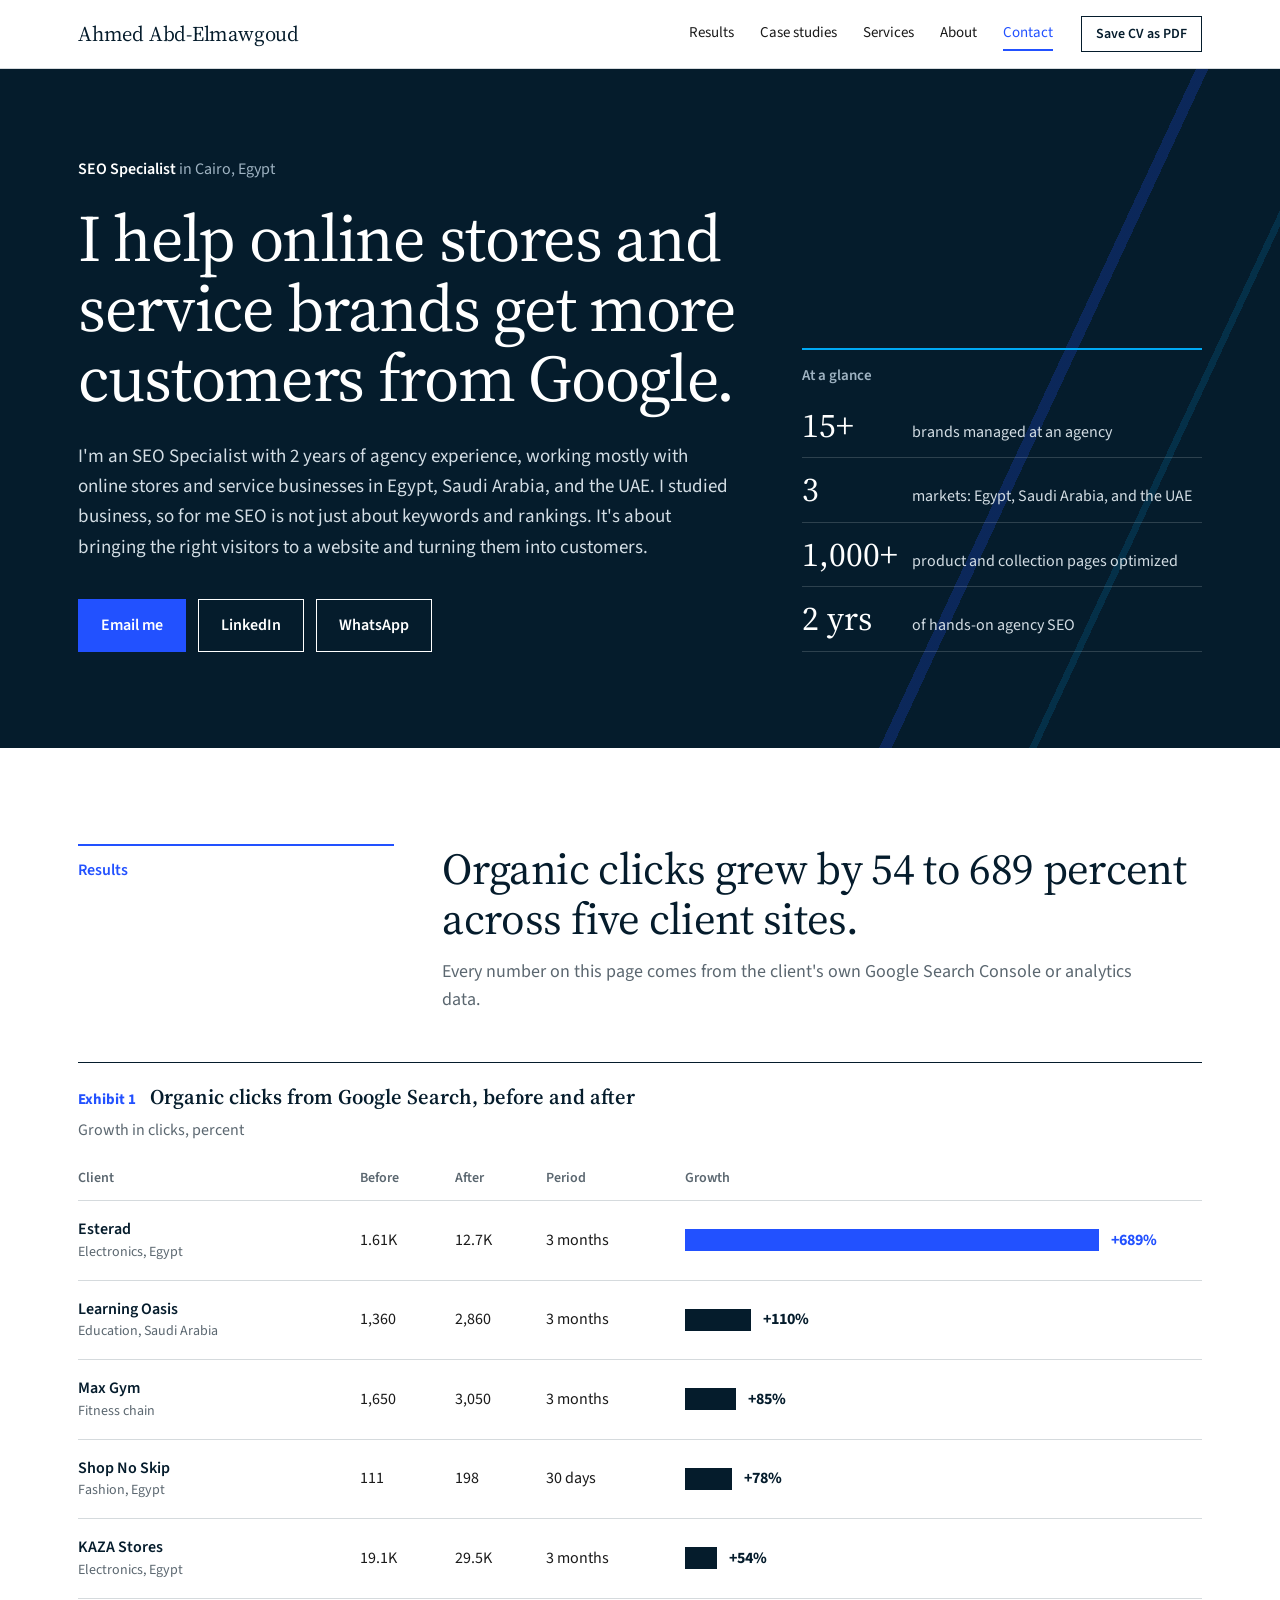
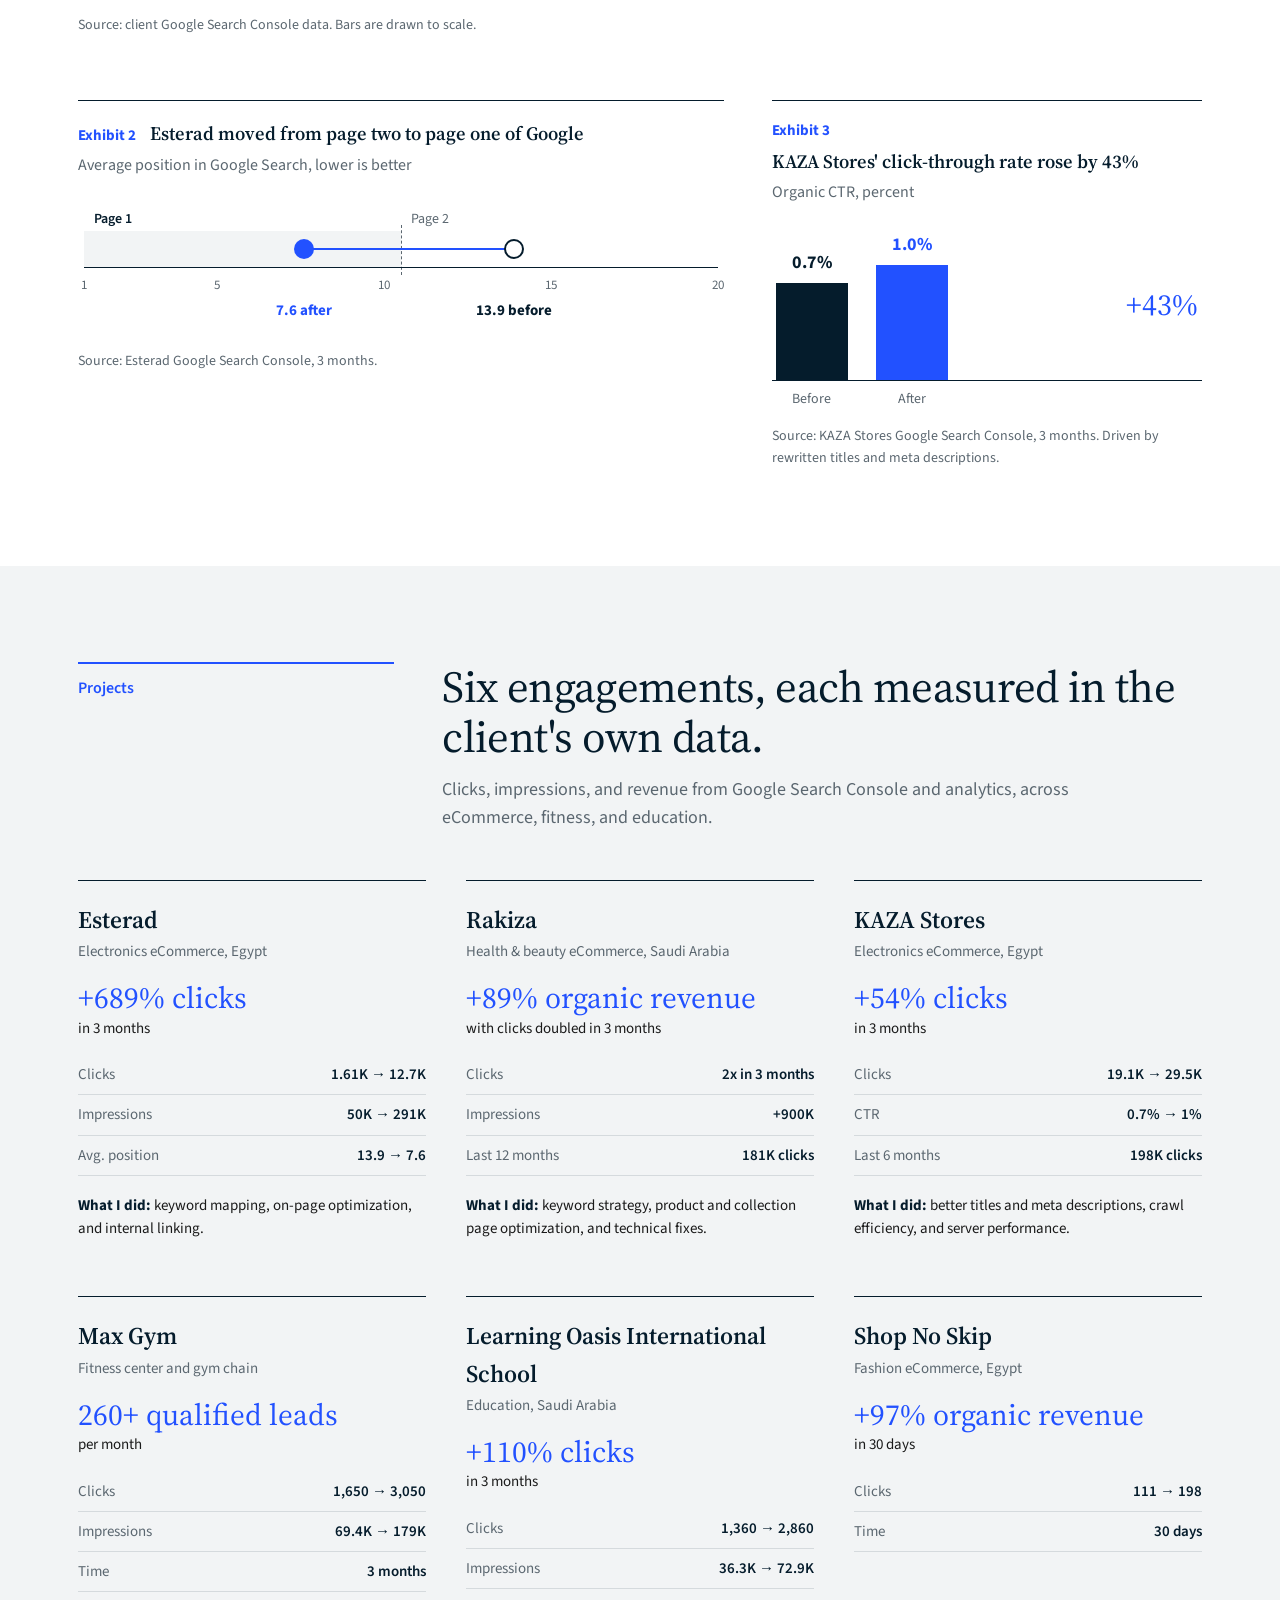
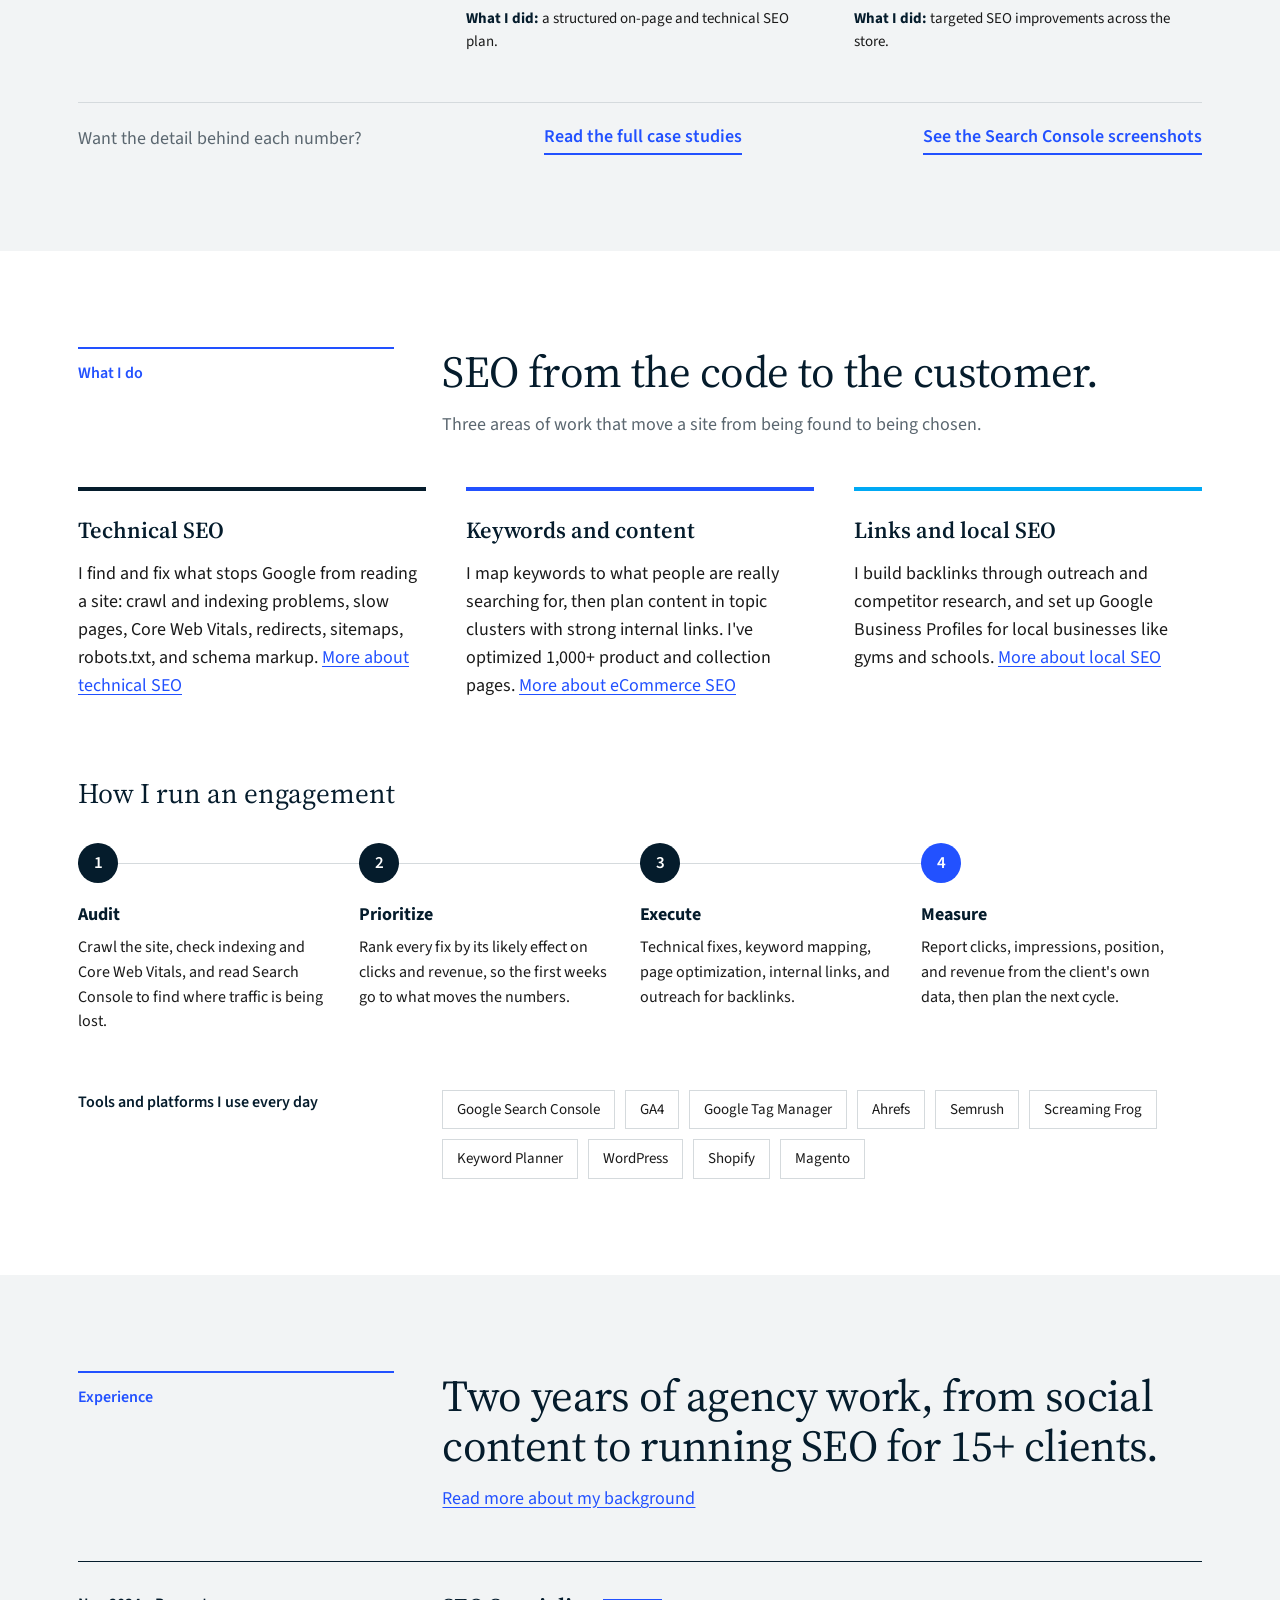
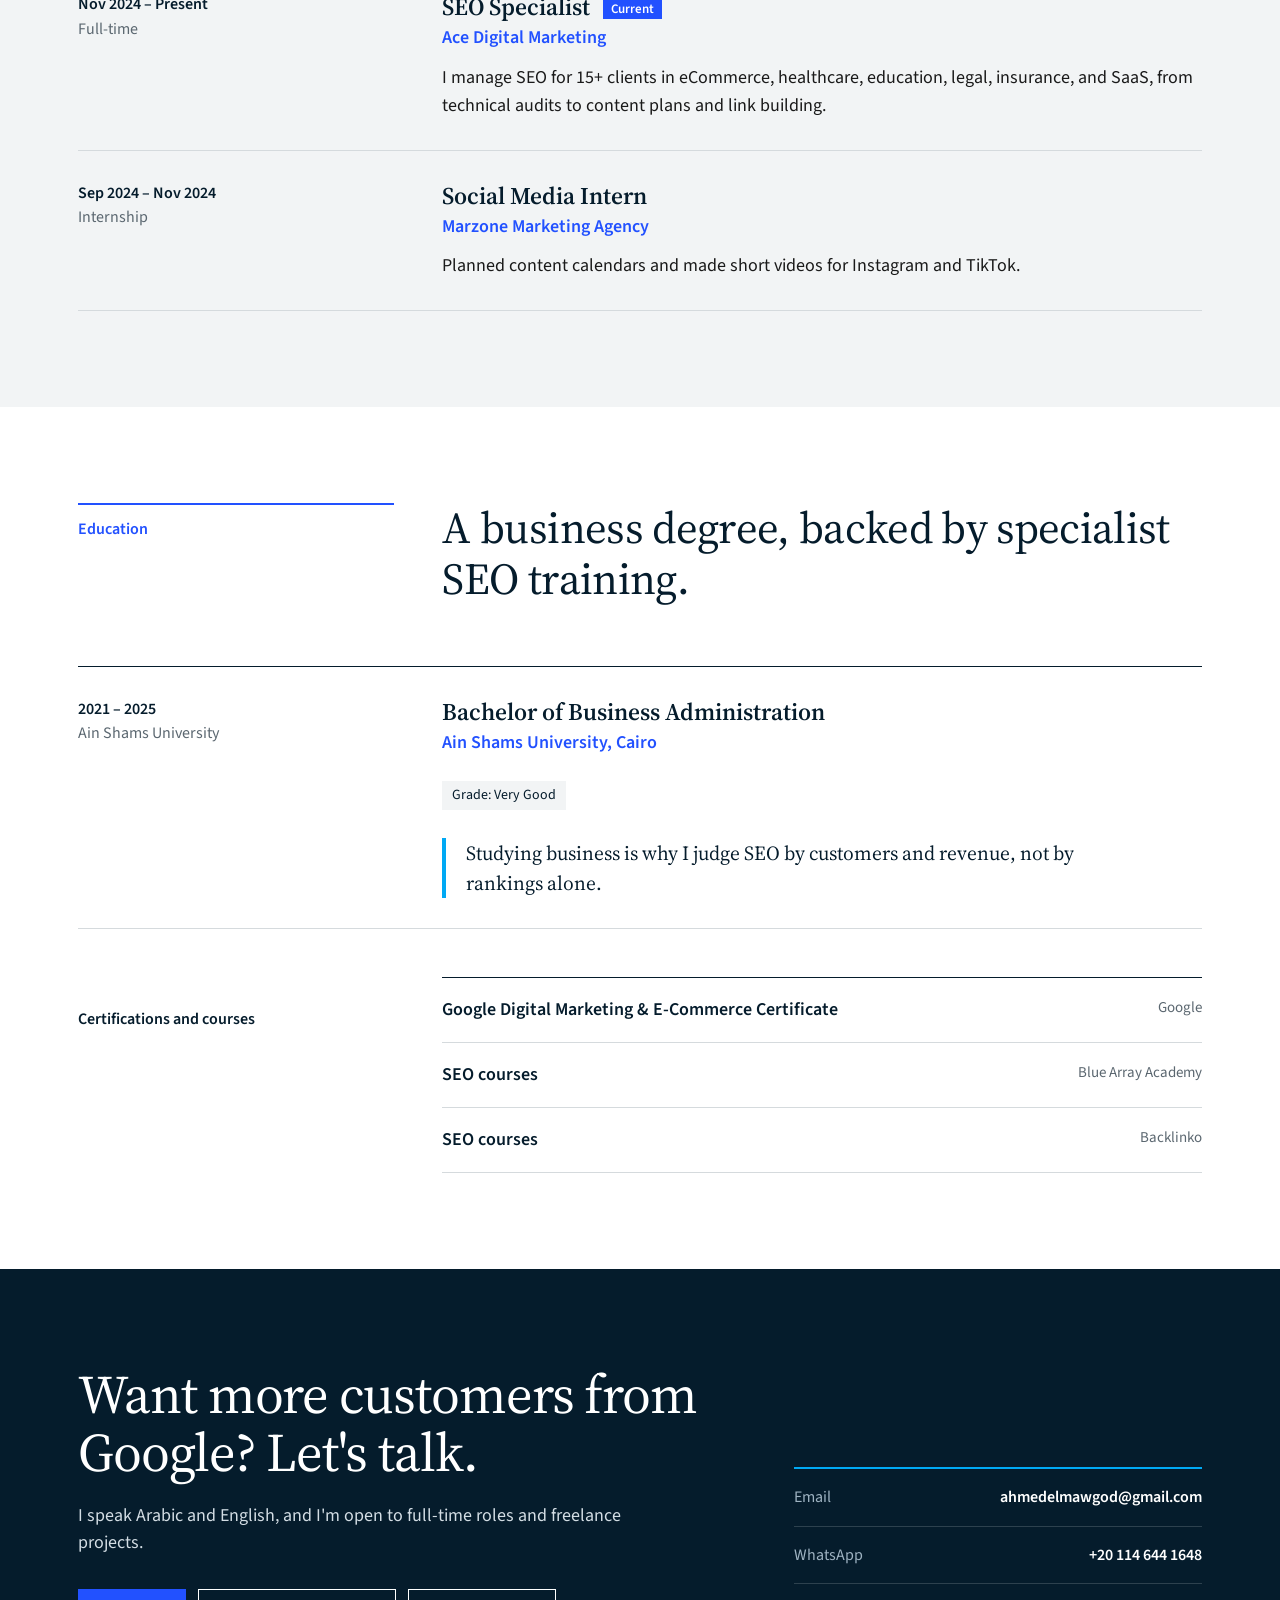
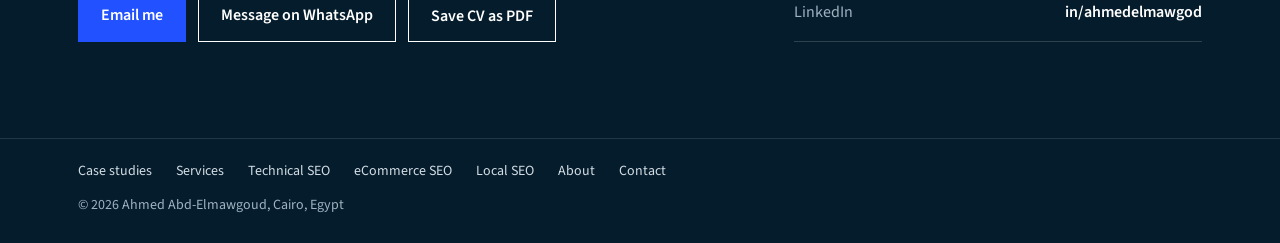
<file: index.html>
<!doctype html>
<html lang="en">
<head>
<meta charset="utf-8">
<meta name="viewport" content="width=device-width, initial-scale=1, viewport-fit=cover">
<title>Ahmed Abd-Elmawgoud | SEO Specialist in Cairo, Egypt</title>
<meta name="description" content="Ahmed Abd-Elmawgoud is an SEO Specialist in Cairo helping eCommerce and service brands in Egypt, Saudi Arabia, and the UAE grow organic traffic and revenue.">
<link rel="canonical" href="https://ahmedelmawgod.github.io/">
<meta name="robots" content="index, follow">
<meta name="google-site-verification" content="9i7DG3LJ9cDHIyZxmfqTHXxK4fDeuC96JY5QMf5d-Lc">
<meta property="og:site_name" content="Ahmed Abd-Elmawgoud">
<meta property="og:locale" content="en_US">
<meta property="og:type" content="website">
<meta property="og:url" content="https://ahmedelmawgod.github.io/">
<meta property="og:title" content="Ahmed Abd-Elmawgoud | SEO Specialist">
<meta property="og:description" content="Ahmed Abd-Elmawgoud is an SEO Specialist in Cairo helping eCommerce and service brands in Egypt, Saudi Arabia, and the UAE grow organic traffic and revenue.">
<meta name="twitter:card" content="summary">
<meta name="theme-color" content="#051C2C">
<link rel="icon" href="/favicon.ico" sizes="48x48">
<link rel="icon" href="/favicon-48x48.png" type="image/png" sizes="48x48">
<link rel="icon" href="/icon-192.png" type="image/png" sizes="192x192">
<link rel="apple-touch-icon" href="/apple-touch-icon.png">
<link rel="manifest" href="/site.webmanifest">
<link rel="preload" href="/assets/fonts/source-serif-4-latin.woff2" as="font" type="font/woff2" crossorigin>
<link rel="preload" href="/assets/fonts/source-sans-3-latin.woff2" as="font" type="font/woff2" crossorigin>
<script type="application/ld+json">
{"@context":"https://schema.org","@type":"Person","@id":"https://ahmedelmawgod.github.io/#person","name":"Ahmed Abd-Elmawgoud","url":"https://ahmedelmawgod.github.io/","jobTitle":"SEO Specialist","address":{"@type":"PostalAddress","addressLocality":"Cairo","addressCountry":"EG"},"email":"mailto:ahmedelmawgod@gmail.com","telephone":"+201146441648","worksFor":{"@type":"Organization","name":"Ace Digital Marketing"},"alumniOf":{"@type":"CollegeOrUniversity","name":"Ain Shams University"},"hasCredential":[{"@type":"EducationalOccupationalCredential","name":"Bachelor of Business Administration","credentialCategory":"degree","recognizedBy":{"@type":"CollegeOrUniversity","name":"Ain Shams University"}},{"@type":"EducationalOccupationalCredential","name":"Google Digital Marketing & E-Commerce Certificate","credentialCategory":"certificate","recognizedBy":{"@type":"Organization","name":"Google"}}],"knowsLanguage":["ar","en"],"sameAs":["https://www.linkedin.com/in/ahmedelmawgod/"],"knowsAbout":["Search Engine Optimization","Technical SEO","eCommerce SEO","Local SEO","Content Strategy"]}
</script>
<script type="application/ld+json">
{"@context":"https://schema.org","@type":"WebSite","@id":"https://ahmedelmawgod.github.io/#website","url":"https://ahmedelmawgod.github.io/","name":"Ahmed Abd-Elmawgoud","inLanguage":"en","publisher":{"@id":"https://ahmedelmawgod.github.io/#person"}}
</script>
<style>
@font-face{font-family:"Source Sans 3";font-style:normal;font-weight:400 700;font-display:optional;src:url(/assets/fonts/source-sans-3-latin.woff2) format("woff2");unicode-range:U+0000-00FF, U+0131, U+0152-0153, U+02BB-02BC, U+02C6, U+02DA, U+02DC, U+0304, U+0308, U+0329, U+2000-206F, U+20AC, U+2122, U+2191, U+2193, U+2212, U+2215, U+FEFF, U+FFFD}
@font-face{font-family:"Source Serif 4";font-style:normal;font-weight:400 600;font-display:optional;src:url(/assets/fonts/source-serif-4-latin.woff2) format("woff2");unicode-range:U+0000-00FF, U+0131, U+0152-0153, U+02BB-02BC, U+02C6, U+02DA, U+02DC, U+0304, U+0308, U+0329, U+2000-206F, U+20AC, U+2122, U+2191, U+2193, U+2212, U+2215, U+FEFF, U+FFFD}
:root{
  --navy:#051C2C;
  --navy-2:#0B2A40;
  --blue:#2251FF;
  --cyan:#00A9F4;
  --ink:#1A1A1A;
  --muted:#5B6770;
  --rule:#D5DADD;
  --paper:#FFFFFF;
  --mist:#F2F4F5;
  --serif:"Source Serif 4", Georgia, "Times New Roman", serif;
  --sans:"Source Sans 3", "Segoe UI", Arial, sans-serif;
  --wrap:1180px;
  color-scheme:light;
  box-sizing:border-box;
  padding-top:env(safe-area-inset-top,0px);
  padding-bottom:env(safe-area-inset-bottom,0px);
}
*,*::before,*::after{box-sizing:inherit}
html{scroll-behavior:smooth;scroll-padding-top:calc(72px + env(safe-area-inset-top,0px))}
@media (prefers-reduced-motion:reduce){html{scroll-behavior:auto}}
body{margin:0;background:var(--paper);color:var(--ink);font-family:var(--sans);font-size:18px;line-height:1.55;-webkit-font-smoothing:antialiased}
img{max-width:100%}
a{color:var(--blue);text-underline-offset:3px}
a:hover{color:var(--navy)}
:focus-visible{outline:3px solid var(--cyan);outline-offset:3px}
.wrap{max-width:var(--wrap);margin:0 auto;padding:0 28px}
.skip{position:absolute;left:-9999px}
.skip:focus{left:16px;top:16px;background:#fff;padding:8px 12px;z-index:10}

/* Header */
.site-head{position:sticky;top:0;z-index:5;background:var(--paper);border-bottom:1px solid var(--rule)}
.site-head .wrap{display:flex;flex-wrap:wrap;align-items:center;justify-content:space-between;gap:10px 32px;min-height:68px;padding-top:10px;padding-bottom:10px}
.brand{font-family:var(--serif);font-size:21px;color:var(--navy);text-decoration:none;letter-spacing:-.01em}
.brand:hover{color:var(--navy)}
.nav{display:flex;flex-wrap:wrap;gap:4px 26px;font-size:15px}
.nav a{color:var(--ink);text-decoration:none;padding:4px 0;border-bottom:2px solid transparent}
.nav a:hover{color:var(--blue);border-bottom-color:var(--blue)}

/* Hero */
.hero{background:var(--navy);color:#fff;position:relative;overflow:hidden}
.hero::after{content:"";position:absolute;right:-12%;top:-30%;width:58%;height:160%;background:linear-gradient(115deg,transparent 0 48%,rgba(34,81,255,.22) 48% 49%,transparent 49% 60%,rgba(0,169,244,.14) 60% 60.6%,transparent 60.6%);pointer-events:none}
.hero .wrap{position:relative;z-index:1;display:grid;grid-template-columns:minmax(0,1.65fr) minmax(0,1fr);gap:64px;padding-top:88px;padding-bottom:96px;align-items:end}
.kicker{margin:0 0 22px;font-size:16px;color:#9FB3C2}
.kicker b{color:#fff;font-weight:600}
.hero h1{font-family:var(--serif);font-weight:400;font-size:clamp(38px,5.4vw,66px);line-height:1.06;letter-spacing:-.02em;margin:0 0 28px;max-width:15em}
.hero p.lede{font-size:19px;line-height:1.6;color:#D3DDE4;max-width:36em;margin:0 0 36px}
.actions{display:flex;flex-wrap:wrap;gap:12px}
.btn{display:inline-block;font-weight:600;font-size:16px;padding:13px 22px;text-decoration:none;border:1px solid #fff;color:#fff}
.btn:hover{background:#fff;color:var(--navy)}
.btn.primary{background:var(--blue);border-color:var(--blue)}
.btn.primary:hover{background:#fff;border-color:#fff;color:var(--navy)}
.glance{border-top:2px solid var(--cyan)}
.glance h2{font-family:var(--sans);font-size:15px;font-weight:600;color:#9FB3C2;margin:14px 0 6px}
.glance dl{margin:0}
.glance div{display:grid;grid-template-columns:5.2em 1fr;gap:16px;align-items:baseline;padding:14px 0;border-bottom:1px solid rgba(255,255,255,.16)}
.glance dt{font-family:var(--serif);font-size:34px;line-height:1;color:#fff}
.glance dd{margin:0;font-size:16px;color:#D3DDE4;line-height:1.35}

/* Sections */
section{padding:96px 0}
section.alt{background:var(--mist)}
.sec-head{display:grid;grid-template-columns:minmax(0,1fr) minmax(0,2.4fr);gap:48px;margin-bottom:48px}
.sec-label{font-size:16px;font-weight:600;color:var(--blue);padding-top:12px;border-top:2px solid var(--blue);align-self:start}
.sec-head h2{font-family:var(--serif);font-weight:400;font-size:clamp(30px,3.6vw,44px);line-height:1.14;letter-spacing:-.015em;color:var(--navy);margin:0 0 14px;max-width:20em}
.sec-head p{margin:0;color:var(--muted);max-width:40em}

/* Exhibit */
.exhibit{border-top:1px solid var(--navy);padding-top:18px}
.ex-title{display:flex;flex-wrap:wrap;gap:4px 14px;align-items:baseline;margin:0 0 4px}
.ex-num{font-weight:700;font-size:15px;color:var(--blue)}
.ex-title h3{font-family:var(--serif);font-weight:600;font-size:21px;color:var(--navy);margin:0}
.ex-sub{margin:0 0 26px;color:var(--muted);font-size:16px}
.ex-scroll{overflow-x:auto}
.ex-table{width:100%;min-width:640px;border-collapse:collapse;font-size:16px}
.ex-table th{text-align:left;font-weight:600;color:var(--muted);font-size:14px;padding:0 12px 10px 0;border-bottom:1px solid var(--rule)}
.ex-table td{padding:16px 12px 16px 0;border-bottom:1px solid var(--rule);vertical-align:middle}
.ex-table td.client{font-weight:600;color:var(--navy);white-space:nowrap}
.ex-table td.client span{display:block;font-weight:400;color:var(--muted);font-size:14px}
.ex-table td.num{font-variant-numeric:tabular-nums;white-space:nowrap}
.ex-table .barcell{width:46%}
.bar{display:flex;align-items:center;gap:12px}
.bar i{display:block;height:22px;background:var(--navy);min-width:4px}
.bar.lead i{background:var(--blue)}
.bar b{font-variant-numeric:tabular-nums;color:var(--navy);white-space:nowrap}
.bar.lead b{color:var(--blue)}
.source{margin:16px 0 0;font-size:14px;color:var(--muted)}

/* Cases */
.cases{display:grid;grid-template-columns:repeat(3,minmax(0,1fr));gap:56px 40px}
.case{border-top:1px solid var(--navy);padding-top:20px;display:flex;flex-direction:column}
.case h3{font-family:var(--serif);font-weight:600;font-size:24px;color:var(--navy);margin:0}
.case .sector{margin:2px 0 18px;color:var(--muted);font-size:15px}
.case .result{font-family:var(--serif);font-size:30px;line-height:1.15;color:var(--blue);margin:0 0 18px}
.case .result small{display:block;font-family:var(--sans);font-size:15px;color:var(--ink);margin-top:4px}
.metrics{margin:0 0 18px;font-size:15px}
.metrics div{display:flex;justify-content:space-between;gap:16px;padding:8px 0;border-bottom:1px solid var(--rule)}
.metrics dt{color:var(--muted)}
.metrics dd{margin:0;font-weight:600;font-variant-numeric:tabular-nums;color:var(--navy);text-align:right}
.case .did{margin:auto 0 0;font-size:15px;color:var(--ink)}
.case .did strong{color:var(--navy)}
.more{margin-top:48px;padding-top:20px;border-top:1px solid var(--rule);display:flex;flex-wrap:wrap;justify-content:space-between;align-items:center;gap:16px}
.more p{margin:0;color:var(--muted)}
.link-strong{font-weight:600;color:var(--blue);text-decoration:none;border-bottom:2px solid var(--blue);padding-bottom:2px}
.link-strong:hover{color:var(--navy);border-color:var(--navy)}

/* Capabilities */
.caps{display:grid;grid-template-columns:repeat(3,minmax(0,1fr));gap:40px}
.cap{border-top:4px solid var(--navy);padding-top:22px}
.cap:nth-child(2){border-top-color:var(--blue)}
.cap:nth-child(3){border-top-color:var(--cyan)}
.cap h3{font-family:var(--serif);font-weight:600;font-size:23px;color:var(--navy);margin:0 0 12px}
.cap p{margin:0;color:var(--ink)}
.tools{margin-top:56px;display:grid;grid-template-columns:minmax(0,1fr) minmax(0,2.4fr);gap:48px;align-items:start}
.tools h3{margin:0;font-size:16px;font-weight:600;color:var(--navy)}
.tools ul{list-style:none;margin:0;padding:0;display:flex;flex-wrap:wrap;gap:10px}
.tools li{border:1px solid var(--rule);background:var(--paper);padding:7px 14px;font-size:15px}

/* Timeline (experience + education share the row pattern) */
.rows{border-top:1px solid var(--navy)}
.row{display:grid;grid-template-columns:minmax(0,1fr) minmax(0,2.4fr);gap:48px;padding:30px 0;border-bottom:1px solid var(--rule)}
.when{font-variant-numeric:tabular-nums;color:var(--muted);font-size:16px}
.when b{display:block;color:var(--navy);font-weight:600}
.row h3{font-family:var(--serif);font-weight:600;font-size:24px;line-height:1.25;color:var(--navy);margin:0 0 2px}
.row .org{margin:0 0 12px;font-weight:600;color:var(--blue)}
.row p{margin:0;max-width:44em}
.tag{display:inline-block;margin-top:12px;font-size:14px;color:var(--navy);background:var(--mist);padding:4px 10px}
section.alt .tag{background:var(--paper)}
.now{display:inline-block;font-family:var(--sans);margin-left:8px;font-size:13px;font-weight:600;color:#fff;background:var(--blue);padding:2px 8px;vertical-align:middle}

.edu-grid{display:grid;grid-template-columns:minmax(0,1fr) minmax(0,2.4fr);gap:48px}
.sub-h{font-size:16px;font-weight:600;color:var(--navy);margin:0;padding-top:30px}
.certs{list-style:none;margin:0;padding:0;border-top:1px solid var(--navy)}
.certs li{display:grid;grid-template-columns:minmax(0,1fr) auto;gap:16px;padding:18px 0;border-bottom:1px solid var(--rule)}
.certs b{font-weight:600;color:var(--navy)}
.certs span{color:var(--muted);font-size:15px;text-align:right}
.row .edu-note{margin:28px 0 0;padding-left:20px;border-left:4px solid var(--cyan);font-family:var(--serif);font-size:20px;line-height:1.5;color:var(--navy);max-width:34em}

/* Contact */
.contact{background:var(--navy);color:#fff}
.contact .wrap{display:grid;grid-template-columns:minmax(0,1.6fr) minmax(0,1fr);gap:64px;align-items:end}
.contact h2{font-family:var(--serif);font-weight:400;font-size:clamp(34px,4.4vw,54px);line-height:1.08;letter-spacing:-.02em;margin:0 0 20px}
.contact p{color:#D3DDE4;margin:0 0 32px;max-width:32em}
.channels{list-style:none;margin:0;padding:0;border-top:2px solid var(--cyan)}
.channels li{display:flex;justify-content:space-between;gap:16px;padding:16px 0;border-bottom:1px solid rgba(255,255,255,.16);font-size:16px}
.channels span{color:#9FB3C2}
.channels a{color:#fff;font-weight:600;text-decoration:none;word-break:break-all;text-align:right}
.channels a:hover{color:var(--cyan)}
.site-foot{background:var(--navy);color:#9FB3C2;font-size:14px;border-top:1px solid rgba(255,255,255,.12)}
.site-foot .wrap{padding-top:22px;padding-bottom:26px}

/* Header CV button */
.head-right{display:flex;flex-wrap:wrap;align-items:center;gap:10px 28px}
.nav a.active{color:var(--blue);border-bottom-color:var(--blue)}
.cv-btn{font:600 14px var(--sans);color:var(--navy);background:none;border:1px solid var(--navy);padding:7px 14px;cursor:pointer}
.cv-btn:hover{background:var(--navy);color:#fff}
.contact .cv-btn{color:#fff;border-color:#fff;font-size:16px;padding:13px 22px}
.contact .cv-btn:hover{background:#fff;color:var(--navy)}

/* Small exhibits */
.ex-pair{display:grid;grid-template-columns:minmax(0,1.5fr) minmax(0,1fr);gap:48px;margin-top:64px}
.ex-pair .exhibit h3{font-size:19px}
.scale{position:relative;height:120px;margin:8px 6px 0}
.scale .p1{position:absolute;left:0;top:28px;width:50%;height:36px;background:var(--mist)}
.scale .p1 span,.scale .p2{position:absolute;top:8px;font-size:14px;color:var(--muted)}
.scale .p1 span{left:10px;top:-22px;color:var(--navy);font-weight:600}
.scale .p2{left:calc(50% + 10px);top:6px}
.scale .track{position:absolute;left:0;right:0;top:64px;height:1px;background:var(--navy)}
.scale .fold{position:absolute;left:50%;top:22px;height:50px;border-left:1px dashed var(--muted)}
.scale .tick{position:absolute;top:72px;transform:translateX(-50%);font-size:13px;color:var(--muted);font-variant-numeric:tabular-nums}
.scale .move{position:absolute;top:45px;height:2px;background:var(--blue);left:34.7%;width:33.2%}
.scale .move::before{content:"";position:absolute;left:-2px;top:-5px;border:6px solid transparent;border-right:9px solid var(--blue);border-left:0}
.scale .dot{position:absolute;top:36px;width:20px;height:20px;border-radius:50%;transform:translateX(-50%)}
.scale .dot.before{left:67.9%;border:2px solid var(--navy);background:#fff}
.scale .dot.after{left:34.7%;background:var(--blue)}
.scale .val{position:absolute;top:96px;transform:translateX(-50%);font-weight:700;font-size:15px;font-variant-numeric:tabular-nums;white-space:nowrap}
.scale .val.before{left:67.9%;color:var(--navy)}
.scale .val.after{left:34.7%;color:var(--blue)}
.cols{display:flex;align-items:flex-end;gap:28px;height:150px;padding:0 4px;border-bottom:1px solid var(--navy)}
.col{display:flex;flex-direction:column;align-items:center;justify-content:flex-end;height:100%;width:72px}
.col b{font-variant-numeric:tabular-nums;margin-bottom:6px;color:var(--navy)}
.col i{display:block;width:100%;background:var(--navy);height:var(--h)}
.col.lead b{color:var(--blue)}.col.lead i{background:var(--blue)}
.col-labels{display:flex;gap:28px;padding:8px 4px 0;font-size:14px;color:var(--muted)}
.col-labels span{width:72px;text-align:center}
.delta{margin-left:auto;align-self:center;font-family:var(--serif);font-size:30px;color:var(--blue)}

/* Approach */
.approach{margin-top:72px}
.approach > h3{font-family:var(--serif);font-weight:400;font-size:28px;color:var(--navy);margin:0 0 28px}
.steps{list-style:none;margin:0;padding:0;display:grid;grid-template-columns:repeat(4,minmax(0,1fr));counter-reset:step}
.steps li{counter-increment:step;padding:0 24px 0 0;position:relative}
.steps li::before{content:counter(step);display:flex;align-items:center;justify-content:center;width:40px;height:40px;border-radius:50%;background:var(--navy);color:#fff;font:600 17px var(--sans);position:relative;z-index:1;margin-bottom:18px}
.steps li::after{content:"";position:absolute;left:40px;right:0;top:20px;height:1px;background:var(--rule)}
.steps li:last-child::after{display:none}
.steps li:last-child::before{background:var(--blue)}
.steps h4{margin:0 0 6px;font-size:18px;color:var(--navy)}
.steps p{margin:0;font-size:16px;color:var(--ink)}

/* One orchestrated reveal: exhibit bars grow when the exhibit scrolls into view */
.bar i{width:var(--w)}
.anim .bar i{width:0;transition:width 1s cubic-bezier(.2,.7,.2,1)}
.anim .bar b{opacity:0;transition:opacity .4s .7s}
.anim .exhibit.in .bar i{width:var(--w)}
.anim .exhibit.in .bar b{opacity:1}
.anim .exhibit.in tr:nth-child(2) .bar i{transition-delay:.08s}
.anim .exhibit.in tr:nth-child(3) .bar i{transition-delay:.16s}
.anim .exhibit.in tr:nth-child(4) .bar i{transition-delay:.24s}
.anim .exhibit.in tr:nth-child(5) .bar i{transition-delay:.32s}

/* Responsive */
@media (max-width:960px){
  .hero .wrap,.contact .wrap{grid-template-columns:1fr;gap:48px}
  .cases{grid-template-columns:repeat(2,minmax(0,1fr))}
  .caps{grid-template-columns:1fr}
  .sec-head,.tools,.row,.edu-grid{grid-template-columns:1fr;gap:14px}
  .sec-label{justify-self:start;padding-right:24px}
  .sub-h{padding-top:0}
  .ex-pair{grid-template-columns:1fr}
  .steps{grid-template-columns:repeat(2,minmax(0,1fr));gap:36px 0}
  .steps li:nth-child(2)::after{display:none}
}
@media (max-width:640px){
  body{font-size:17px}
  .wrap{padding:0 20px}
  section{padding:68px 0}
  .hero .wrap{padding-top:60px;padding-bottom:68px}
  .cases{grid-template-columns:1fr;gap:44px}
  .nav{gap:2px 18px;font-size:14px}
  .site-head{position:static}
  .certs li{grid-template-columns:1fr;gap:2px}
  .certs span{text-align:left}
  .channels li{flex-direction:column;gap:2px}
  .channels a{text-align:left}
  .ex-table{min-width:0}
  .ex-table th:nth-child(n+2):not(.barcell),.ex-table td:nth-child(n+2):not(.barcell){display:none}
  .ex-table .barcell{width:58%}
  .steps{grid-template-columns:1fr;gap:28px}
  .steps li::after{display:none}
  .cv-btn.head{display:none}
}

/* Print: the page doubles as a one-page-style CV */
@media print{
  @page{margin:14mm}
  :root{padding:0}
  body{font-size:11pt;color:#000}
  .head-right,.skip,.actions,.more,.hero::after,.site-foot{display:none!important}
  .site-head{position:static;border-bottom:2px solid var(--navy);margin-bottom:12pt}
  .site-head .wrap{min-height:0;padding:0 0 8pt}
  .brand{font-size:22pt}
  .hero,.contact{background:#fff!important;color:#000}
  .hero .wrap{padding:0 0 18pt;grid-template-columns:1.6fr 1fr;gap:24pt}
  .hero h1{font-size:24pt;color:var(--navy)}
  .hero p.lede,.contact p,.glance dd,.kicker,.channels span{color:#333}
  .kicker b,.glance dt,.contact h2,.channels a{color:var(--navy)}
  .glance div,.channels li{border-color:#ccc}
  section{padding:18pt 0;background:#fff!important}
  .wrap{max-width:none;padding:0}
  .sec-head{margin-bottom:14pt}
  .sec-head h2{font-size:17pt}
  .contact h2{font-size:18pt}
  .bar i{width:var(--w)!important;-webkit-print-color-adjust:exact;print-color-adjust:exact}
  .bar b{opacity:1!important}
  .col i,.scale .p1,.scale .move,.scale .dot.after,.steps li::before,.now,.tag{-webkit-print-color-adjust:exact;print-color-adjust:exact}
  .case,.row,.exhibit,.cap,.steps li,.certs li{break-inside:avoid}
  .ex-pair,.approach,.edu-note,.tools{display:none!important}
  .cases{grid-template-columns:repeat(3,minmax(0,1fr))!important;gap:14pt 16pt}
  .caps{grid-template-columns:repeat(3,minmax(0,1fr))!important;gap:16pt}
  .sec-head,.row,.edu-grid{grid-template-columns:1fr 2.6fr!important;gap:16pt}
  .case h3,.row h3{font-size:13pt}.case .result{font-size:14pt;margin-bottom:6pt}
  .case .sector{margin-bottom:6pt}.metrics{margin-bottom:6pt;font-size:9.5pt}.case .did,.cap p{font-size:9.5pt}
  .row{padding:10pt 0}.cap h3{font-size:13pt}
  .ex-table{font-size:10pt}.ex-table td{padding:7pt 8pt 7pt 0}
  .glance dt{font-size:20pt}.glance div{padding:6pt 0}
}
.foot-links{display:flex;flex-wrap:wrap;gap:6px 24px;margin-bottom:12px}
.foot-links a{color:#D3DDE4;text-decoration:none}
.foot-links a:hover{color:#fff;text-decoration:underline}
.lang{font-weight:600}
@media print{.foot-links{display:none!important}}
</style>
</head>
<body id="top">
<a class="skip" href="#main">Skip to content</a>

<header class="site-head">
  <div class="wrap">
    <a class="brand" href="#top">Ahmed Abd-Elmawgoud</a>
    <div class="head-right">
    <nav class="nav" aria-label="Main">
      <a href="#results">Results</a>
      <a href="/case-studies/">Case studies</a>
      <a href="/services/">Services</a>
      <a href="/about/">About</a>
      <a href="#contact">Contact</a>
    </nav>
    <button class="cv-btn head" type="button" onclick="window.print()">Save CV as PDF</button>
    </div>
  </div>
</header>

<main id="main">
  <div class="hero">
    <div class="wrap">
      <div>
        <p class="kicker"><b>SEO Specialist</b> in Cairo, Egypt</p>
        <h1>I help online stores and service brands get more customers from Google.</h1>
        <p class="lede">I'm an SEO Specialist with 2 years of agency experience, working mostly with online stores and service businesses in Egypt, Saudi Arabia, and the UAE. I studied business, so for me SEO is not just about keywords and rankings. It's about bringing the right visitors to a website and turning them into customers.</p>
        <div class="actions">
          <a class="btn primary" href="mailto:ahmedelmawgod@gmail.com">Email me</a>
          <a class="btn" href="https://www.linkedin.com/in/ahmedelmawgod/" rel="noopener">LinkedIn</a>
          <a class="btn" href="https://wa.me/201146441648" rel="noopener">WhatsApp</a>
        </div>
      </div>
      <aside class="glance" aria-labelledby="glance-h">
        <h2 id="glance-h">At a glance</h2>
        <dl>
          <div><dt>15+</dt><dd>brands managed at an agency</dd></div>
          <div><dt>3</dt><dd>markets: Egypt, Saudi Arabia, and the UAE</dd></div>
          <div><dt>1,000+</dt><dd>product and collection pages optimized</dd></div>
          <div><dt>2 yrs</dt><dd>of hands-on agency SEO</dd></div>
        </dl>
      </aside>
    </div>
  </div>

  <!-- Results: exhibit -->
  <section id="results">
    <div class="wrap">
      <div class="sec-head">
        <div class="sec-label">Results</div>
        <div>
          <h2>Organic clicks grew by 54 to 689 percent across five client sites.</h2>
          <p>Every number on this page comes from the client's own Google Search Console or analytics data.</p>
        </div>
      </div>

      <figure class="exhibit" style="margin:0">
        <figcaption>
          <div class="ex-title"><span class="ex-num">Exhibit 1</span><h3>Organic clicks from Google Search, before and after</h3></div>
          <p class="ex-sub">Growth in clicks, percent</p>
        </figcaption>
        <div class="ex-scroll">
          <table class="ex-table">
            <thead>
              <tr><th scope="col">Client</th><th scope="col">Before</th><th scope="col">After</th><th scope="col">Period</th><th scope="col" class="barcell">Growth</th></tr>
            </thead>
            <tbody>
              <tr><td class="client">Esterad<span>Electronics, Egypt</span></td><td class="num">1.61K</td><td class="num">12.7K</td><td class="num">3 months</td><td class="barcell"><div class="bar lead"><i style="--w:82%"></i><b>+689%</b></div></td></tr>
              <tr><td class="client">Learning Oasis<span>Education, Saudi Arabia</span></td><td class="num">1,360</td><td class="num">2,860</td><td class="num">3 months</td><td class="barcell"><div class="bar"><i style="--w:13.1%"></i><b>+110%</b></div></td></tr>
              <tr><td class="client">Max Gym<span>Fitness chain</span></td><td class="num">1,650</td><td class="num">3,050</td><td class="num">3 months</td><td class="barcell"><div class="bar"><i style="--w:10.1%"></i><b>+85%</b></div></td></tr>
              <tr><td class="client">Shop No Skip<span>Fashion, Egypt</span></td><td class="num">111</td><td class="num">198</td><td class="num">30 days</td><td class="barcell"><div class="bar"><i style="--w:9.3%"></i><b>+78%</b></div></td></tr>
              <tr><td class="client">KAZA Stores<span>Electronics, Egypt</span></td><td class="num">19.1K</td><td class="num">29.5K</td><td class="num">3 months</td><td class="barcell"><div class="bar"><i style="--w:6.4%"></i><b>+54%</b></div></td></tr>
            </tbody>
          </table>
        </div>
        <p class="source">Source: client Google Search Console data. Bars are drawn to scale.</p>
      </figure>

      <div class="ex-pair">
        <figure class="exhibit" style="margin:0">
          <figcaption>
            <div class="ex-title"><span class="ex-num">Exhibit 2</span><h3>Esterad moved from page two to page one of Google</h3></div>
            <p class="ex-sub">Average position in Google Search, lower is better</p>
          </figcaption>
          <div class="scale" role="img" aria-label="Average position improved from 13.9 to 7.6, crossing from page two to page one">
            <div class="p1"><span>Page 1</span></div>
            <span class="p2">Page 2</span>
            <div class="fold"></div>
            <div class="track"></div>
            <span class="tick" style="left:0%">1</span>
            <span class="tick" style="left:21.05%">5</span>
            <span class="tick" style="left:47.4%">10</span>
            <span class="tick" style="left:73.7%">15</span>
            <span class="tick" style="left:100%">20</span>
            <div class="move"></div>
            <div class="dot before"></div>
            <div class="dot after"></div>
            <span class="val after">7.6 after</span>
            <span class="val before">13.9 before</span>
          </div>
          <p class="source" style="margin-top:28px">Source: Esterad Google Search Console, 3 months.</p>
        </figure>

        <figure class="exhibit" style="margin:0">
          <figcaption>
            <div class="ex-title"><span class="ex-num">Exhibit 3</span><h3>KAZA Stores' click-through rate rose by 43%</h3></div>
            <p class="ex-sub">Organic CTR, percent</p>
          </figcaption>
          <div class="cols" role="img" aria-label="CTR rose from 0.7% to 1%">
            <div class="col"><b>0.7%</b><i style="--h:65%"></i></div>
            <div class="col lead"><b>1.0%</b><i style="--h:92%"></i></div>
            <span class="delta">+43%</span>
          </div>
          <div class="col-labels"><span>Before</span><span>After</span></div>
          <p class="source">Source: KAZA Stores Google Search Console, 3 months. Driven by rewritten titles and meta descriptions.</p>
        </figure>
      </div>
    </div>
  </section>

  <!-- Projects -->
  <section id="projects" class="alt">
    <div class="wrap">
      <div class="sec-head">
        <div class="sec-label">Projects</div>
        <div>
          <h2>Six engagements, each measured in the client's own data.</h2>
          <p>Clicks, impressions, and revenue from Google Search Console and analytics, across eCommerce, fitness, and education.</p>
        </div>
      </div>

      <div class="cases">
        <article class="case">
          <h3>Esterad</h3>
          <p class="sector">Electronics eCommerce, Egypt</p>
          <p class="result">+689% clicks<small>in 3 months</small></p>
          <dl class="metrics">
            <div><dt>Clicks</dt><dd>1.61K → 12.7K</dd></div>
            <div><dt>Impressions</dt><dd>50K → 291K</dd></div>
            <div><dt>Avg. position</dt><dd>13.9 → 7.6</dd></div>
          </dl>
          <p class="did"><strong>What I did:</strong> keyword mapping, on-page optimization, and internal linking.</p>
        </article>

        <article class="case">
          <h3>Rakiza</h3>
          <p class="sector">Health &amp; beauty eCommerce, Saudi Arabia</p>
          <p class="result">+89% organic revenue<small>with clicks doubled in 3 months</small></p>
          <dl class="metrics">
            <div><dt>Clicks</dt><dd>2x in 3 months</dd></div>
            <div><dt>Impressions</dt><dd>+900K</dd></div>
            <div><dt>Last 12 months</dt><dd>181K clicks</dd></div>
          </dl>
          <p class="did"><strong>What I did:</strong> keyword strategy, product and collection page optimization, and technical fixes.</p>
        </article>

        <article class="case">
          <h3>KAZA Stores</h3>
          <p class="sector">Electronics eCommerce, Egypt</p>
          <p class="result">+54% clicks<small>in 3 months</small></p>
          <dl class="metrics">
            <div><dt>Clicks</dt><dd>19.1K → 29.5K</dd></div>
            <div><dt>CTR</dt><dd>0.7% → 1%</dd></div>
            <div><dt>Last 6 months</dt><dd>198K clicks</dd></div>
          </dl>
          <p class="did"><strong>What I did:</strong> better titles and meta descriptions, crawl efficiency, and server performance.</p>
        </article>

        <article class="case">
          <h3>Max Gym</h3>
          <p class="sector">Fitness center and gym chain</p>
          <p class="result">260+ qualified leads<small>per month</small></p>
          <dl class="metrics">
            <div><dt>Clicks</dt><dd>1,650 → 3,050</dd></div>
            <div><dt>Impressions</dt><dd>69.4K → 179K</dd></div>
            <div><dt>Time</dt><dd>3 months</dd></div>
          </dl>
        </article>

        <article class="case">
          <h3>Learning Oasis International School</h3>
          <p class="sector">Education, Saudi Arabia</p>
          <p class="result">+110% clicks<small>in 3 months</small></p>
          <dl class="metrics">
            <div><dt>Clicks</dt><dd>1,360 → 2,860</dd></div>
            <div><dt>Impressions</dt><dd>36.3K → 72.9K</dd></div>
          </dl>
          <p class="did"><strong>What I did:</strong> a structured on-page and technical SEO plan.</p>
        </article>

        <article class="case">
          <h3>Shop No Skip</h3>
          <p class="sector">Fashion eCommerce, Egypt</p>
          <p class="result">+97% organic revenue<small>in 30 days</small></p>
          <dl class="metrics">
            <div><dt>Clicks</dt><dd>111 → 198</dd></div>
            <div><dt>Time</dt><dd>30 days</dd></div>
          </dl>
          <p class="did"><strong>What I did:</strong> targeted SEO improvements across the store.</p>
        </article>
      </div>

      <div class="more">
        <p>Want the detail behind each number?</p>
        <a class="link-strong" href="/case-studies/">Read the full case studies</a>
        <a class="link-strong" href="https://docs.google.com/presentation/d/1kh8F9eiz5zSUWG5j64JHNZLbqa2GvDjsLva6v3gr8e0/view" rel="noopener">See the Search Console screenshots</a>
      </div>
    </div>
  </section>

  <!-- Capabilities -->
  <section id="skills">
    <div class="wrap">
      <div class="sec-head">
        <div class="sec-label">What I do</div>
        <div>
          <h2>SEO from the code to the customer.</h2>
          <p>Three areas of work that move a site from being found to being chosen.</p>
        </div>
      </div>

      <div class="caps">
        <div class="cap">
          <h3>Technical SEO</h3>
          <p>I find and fix what stops Google from reading a site: crawl and indexing problems, slow pages, Core Web Vitals, redirects, sitemaps, robots.txt, and schema markup. <a href="/services/technical-seo/">More about technical SEO</a></p>
        </div>
        <div class="cap">
          <h3>Keywords and content</h3>
          <p>I map keywords to what people are really searching for, then plan content in topic clusters with strong internal links. I've optimized 1,000+ product and collection pages. <a href="/services/ecommerce-seo/">More about eCommerce SEO</a></p>
        </div>
        <div class="cap">
          <h3>Links and local SEO</h3>
          <p>I build backlinks through outreach and competitor research, and set up Google Business Profiles for local businesses like gyms and schools. <a href="/services/local-seo/">More about local SEO</a></p>
        </div>
      </div>

      <div class="approach">
        <h3>How I run an engagement</h3>
        <ol class="steps">
          <li><h4>Audit</h4><p>Crawl the site, check indexing and Core Web Vitals, and read Search Console to find where traffic is being lost.</p></li>
          <li><h4>Prioritize</h4><p>Rank every fix by its likely effect on clicks and revenue, so the first weeks go to what moves the numbers.</p></li>
          <li><h4>Execute</h4><p>Technical fixes, keyword mapping, page optimization, internal links, and outreach for backlinks.</p></li>
          <li><h4>Measure</h4><p>Report clicks, impressions, position, and revenue from the client's own data, then plan the next cycle.</p></li>
        </ol>
      </div>

      <div class="tools">
        <h3>Tools and platforms I use every day</h3>
        <ul>
          <li>Google Search Console</li><li>GA4</li><li>Google Tag Manager</li><li>Ahrefs</li><li>Semrush</li><li>Screaming Frog</li><li>Keyword Planner</li><li>WordPress</li><li>Shopify</li><li>Magento</li>
        </ul>
      </div>
    </div>
  </section>

  <!-- Experience -->
  <section id="experience" class="alt">
    <div class="wrap">
      <div class="sec-head">
        <div class="sec-label">Experience</div>
        <div>
          <h2>Two years of agency work, from social content to running SEO for 15+ clients.</h2>
          <p><a href="/about/">Read more about my background</a></p>
        </div>
      </div>

      <div class="rows">
        <article class="row">
          <div class="when"><b>Nov 2024 – Present</b>Full-time</div>
          <div>
            <h3>SEO Specialist <span class="now">Current</span></h3>
            <p class="org">Ace Digital Marketing</p>
            <p>I manage SEO for 15+ clients in eCommerce, healthcare, education, legal, insurance, and SaaS, from technical audits to content plans and link building.</p>
          </div>
        </article>
        <article class="row">
          <div class="when"><b>Sep 2024 – Nov 2024</b>Internship</div>
          <div>
            <h3>Social Media Intern</h3>
            <p class="org">Marzone Marketing Agency</p>
            <p>Planned content calendars and made short videos for Instagram and TikTok.</p>
          </div>
        </article>
      </div>
    </div>
  </section>

  <!-- Education -->
  <section id="education">
    <div class="wrap">
      <div class="sec-head">
        <div class="sec-label">Education</div>
        <div>
          <h2>A business degree, backed by specialist SEO training.</h2>
        </div>
      </div>

      <div class="rows">
        <article class="row">
          <div class="when"><b>2021 – 2025</b>Ain Shams University</div>
          <div>
            <h3>Bachelor of Business Administration</h3>
            <p class="org">Ain Shams University, Cairo</p>
            <span class="tag">Grade: Very Good</span>
            <p class="edu-note">Studying business is why I judge SEO by customers and revenue, not by rankings alone.</p>
          </div>
        </article>
      </div>

      <div class="edu-grid" style="margin-top:48px">
        <h3 class="sub-h">Certifications and courses</h3>
        <ul class="certs">
          <li><b>Google Digital Marketing &amp; E-Commerce Certificate</b><span>Google</span></li>
          <li><b>SEO courses</b><span>Blue Array Academy</span></li>
          <li><b>SEO courses</b><span>Backlinko</span></li>
        </ul>
      </div>
    </div>
  </section>

  <!-- Contact -->
  <section id="contact" class="contact">
    <div class="wrap">
      <div>
        <h2>Want more customers from Google? Let's talk.</h2>
        <p>I speak Arabic and English, and I'm open to full-time roles and freelance projects.</p>
        <div class="actions">
          <a class="btn primary" href="mailto:ahmedelmawgod@gmail.com">Email me</a>
          <a class="btn" href="https://wa.me/201146441648" rel="noopener">Message on WhatsApp</a>
          <button class="cv-btn" type="button" onclick="window.print()">Save CV as PDF</button>
        </div>
      </div>
      <ul class="channels">
        <li><span>Email</span><a href="mailto:ahmedelmawgod@gmail.com">ahmedelmawgod@gmail.com</a></li>
        <li><span>WhatsApp</span><a href="https://wa.me/201146441648" rel="noopener">+20 114 644 1648</a></li>
        <li><span>LinkedIn</span><a href="https://www.linkedin.com/in/ahmedelmawgod/" rel="noopener">in/ahmedelmawgod</a></li>
      </ul>
    </div>
  </section>
</main>

<footer class="site-foot">
  <div class="wrap">
    <nav class="foot-links" aria-label="Footer"><a href="/case-studies/">Case studies</a><a href="/services/">Services</a><a href="/services/technical-seo/">Technical SEO</a><a href="/services/ecommerce-seo/">eCommerce SEO</a><a href="/services/local-seo/">Local SEO</a><a href="/about/">About</a><a href="/contact/">Contact</a></nav>
    <div>© 2026 Ahmed Abd-Elmawgoud, Cairo, Egypt</div>
  </div>
</footer>
<script>
(function(){
  var reduce = window.matchMedia && window.matchMedia('(prefers-reduced-motion: reduce)').matches;
  if ('IntersectionObserver' in window) {
    // Grow the Exhibit 1 bars once, when the chart comes into view
    if (!reduce) {
      document.documentElement.classList.add('anim');
      var ex = document.querySelector('#results .exhibit');
      new IntersectionObserver(function(es, o){
        es.forEach(function(e){ if (e.isIntersecting){ e.target.classList.add('in'); o.disconnect(); } });
      }, {threshold:.35}).observe(ex);
    }
    // Highlight the current section in the navigation
    var links = {};
    document.querySelectorAll('.nav a').forEach(function(a){ var href = a.getAttribute('href'); if (href.charAt(0) === '#') links[href.slice(1)] = a; });
    var navObs = new IntersectionObserver(function(es){
      es.forEach(function(e){
        if (e.isIntersecting && links[e.target.id]) {
          Object.keys(links).forEach(function(k){ links[k].classList.remove('active'); });
          links[e.target.id].classList.add('active');
        }
      });
    }, {rootMargin:'-45% 0px -50% 0px'});
    Object.keys(links).forEach(function(id){
      var el = document.getElementById(id);
      if (el) navObs.observe(el);
    });
  }
  window.addEventListener('beforeprint', function(){
    var ex = document.querySelector('#results .exhibit'); if (ex) ex.classList.add('in');
  });
})();
</script>
</body>
</html>
</file>
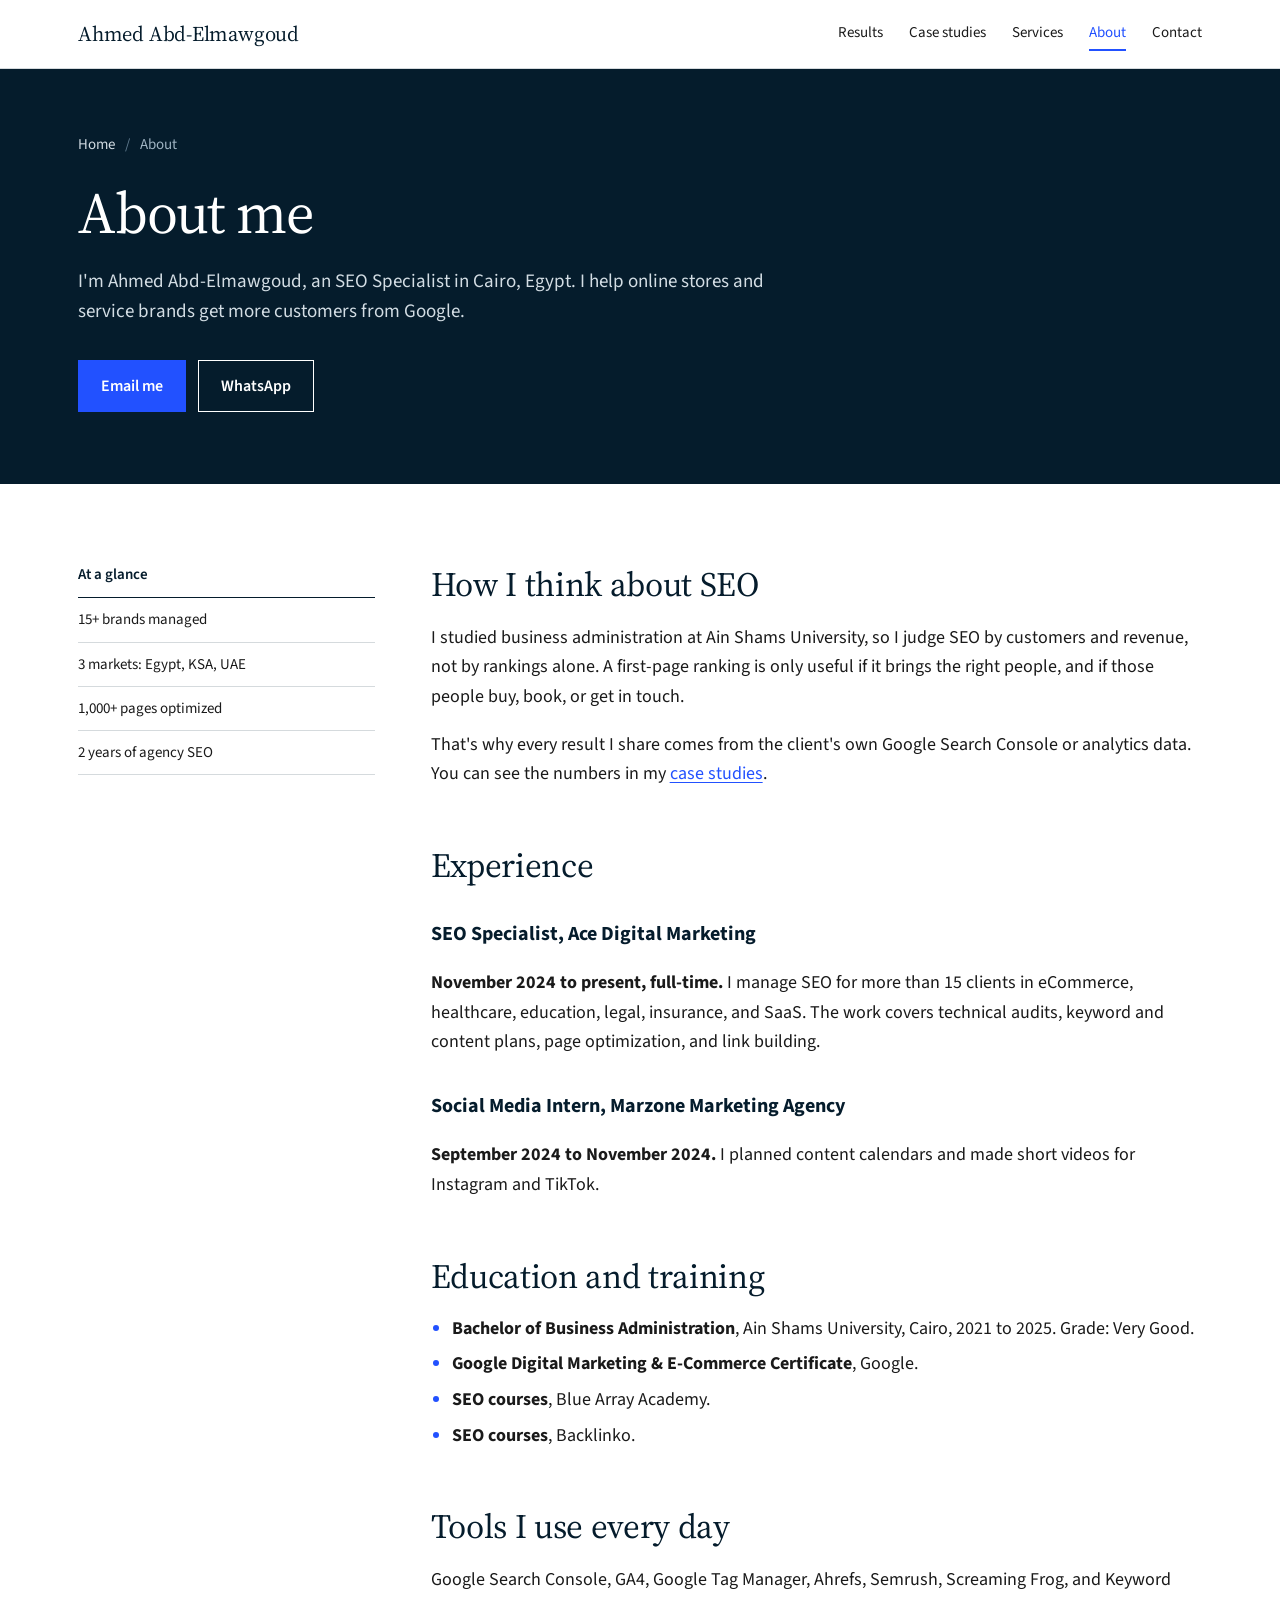
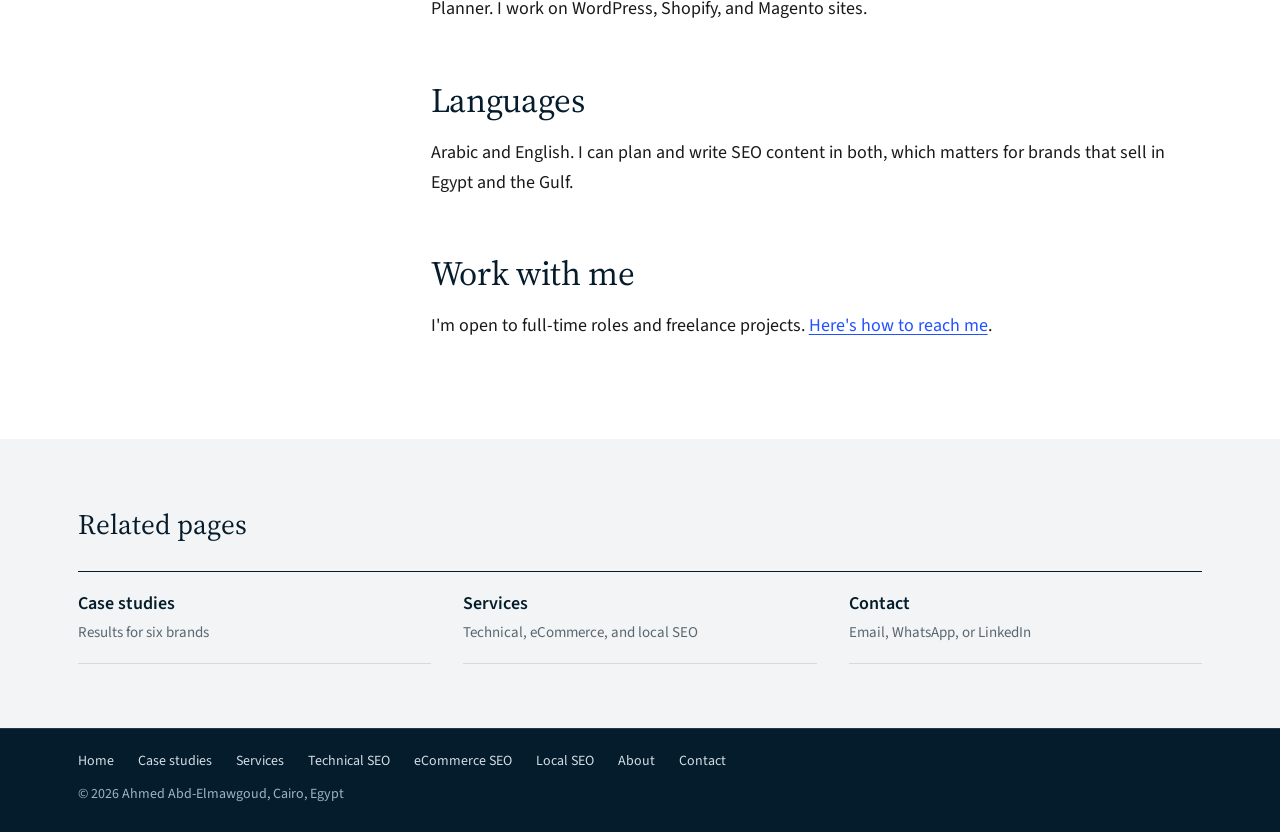
<file: about/index.html>
<!doctype html>
<html lang="en">
<head>
<meta charset="utf-8">
<meta name="viewport" content="width=device-width, initial-scale=1, viewport-fit=cover">
<title>About Ahmed Abd-Elmawgoud, SEO Specialist in Cairo</title>
<meta name="description" content="Ahmed Abd-Elmawgoud is an SEO Specialist at Ace Digital Marketing in Cairo, with a business degree from Ain Shams University and 15+ client brands in Egypt, Saudi Arabia, and the UAE.">
<meta name="robots" content="index, follow">
<link rel="canonical" href="https://ahmedelmawgod.github.io/about/">
<meta property="og:type" content="website">
<meta property="og:site_name" content="Ahmed Abd-Elmawgoud">
<meta property="og:locale" content="en_US">
<meta property="og:url" content="https://ahmedelmawgod.github.io/about/">
<meta property="og:title" content="About Ahmed Abd-Elmawgoud, SEO Specialist in Cairo">
<meta property="og:description" content="Ahmed Abd-Elmawgoud is an SEO Specialist at Ace Digital Marketing in Cairo, with a business degree from Ain Shams University and 15+ client brands in Egypt, Saudi Arabia, and the UAE.">
<meta name="twitter:card" content="summary">
<meta name="theme-color" content="#051C2C">
<link rel="icon" href="/favicon.ico" sizes="48x48">
<link rel="icon" href="/favicon-48x48.png" type="image/png" sizes="48x48">
<link rel="icon" href="/icon-192.png" type="image/png" sizes="192x192">
<link rel="apple-touch-icon" href="/apple-touch-icon.png">
<link rel="manifest" href="/site.webmanifest">
<link rel="preload" href="/assets/fonts/source-serif-4-latin.woff2" as="font" type="font/woff2" crossorigin>
<link rel="preload" href="/assets/fonts/source-sans-3-latin.woff2" as="font" type="font/woff2" crossorigin>
<link rel="stylesheet" href="/assets/site.css">
<script type="application/ld+json">
{"@context": "https://schema.org", "@graph": [{"@type": "ProfilePage", "url": "https://ahmedelmawgod.github.io/about/", "name": "About Ahmed Abd-Elmawgoud", "inLanguage": "en", "mainEntity": {"@id": "https://ahmedelmawgod.github.io/#person"}}, {"@type": "Person", "name": "Ahmed Abd-Elmawgoud", "url": "https://ahmedelmawgod.github.io/", "jobTitle": "SEO Specialist", "address": {"@type": "PostalAddress", "addressLocality": "Cairo", "addressCountry": "EG"}, "email": "mailto:ahmedelmawgod@gmail.com", "telephone": "+201146441648", "worksFor": {"@type": "Organization", "name": "Ace Digital Marketing"}, "alumniOf": {"@type": "CollegeOrUniversity", "name": "Ain Shams University"}, "hasCredential": [{"@type": "EducationalOccupationalCredential", "name": "Bachelor of Business Administration", "credentialCategory": "degree", "recognizedBy": {"@type": "CollegeOrUniversity", "name": "Ain Shams University"}}, {"@type": "EducationalOccupationalCredential", "name": "Google Digital Marketing & E-Commerce Certificate", "credentialCategory": "certificate", "recognizedBy": {"@type": "Organization", "name": "Google"}}], "knowsLanguage": ["ar", "en"], "sameAs": ["https://www.linkedin.com/in/ahmedelmawgod/"], "knowsAbout": ["Search Engine Optimization", "Technical SEO", "eCommerce SEO", "Local SEO", "Content Strategy"], "@id": "https://ahmedelmawgod.github.io/#person"}, {"@type": "BreadcrumbList", "itemListElement": [{"@type": "ListItem", "position": 1, "name": "Home", "item": "https://ahmedelmawgod.github.io/"}, {"@type": "ListItem", "position": 2, "name": "About", "item": "https://ahmedelmawgod.github.io/about/"}]}]}
</script>
</head>
<body id="top">
<a class="skip" href="#main">Skip to content</a>
<header class="site-head">
  <div class="wrap">
    <a class="brand" href="/">Ahmed Abd-Elmawgoud</a>
    <div class="head-right">
    <nav class="nav" aria-label="Main">
      <a href="/#results">Results</a>
      <a href="/case-studies/">Case studies</a>
      <a href="/services/">Services</a>
      <a href="/about/" class="active" aria-current="page">About</a>
      <a href="/contact/">Contact</a>
    </nav>
    </div>
  </div>
</header>
<main id="main">
  <div class="page-hero">
    <div class="wrap">
      <nav class="crumbs" aria-label="Breadcrumb"><ol><li><a href="/">Home</a></li><li aria-current="page">About</li></ol></nav>
      <h1>About me</h1>
      <p class="lede">I'm Ahmed Abd-Elmawgoud, an SEO Specialist in Cairo, Egypt. I help online stores and service brands get more customers from Google.</p>
      <div class="actions">
        <a class="btn primary" href="mailto:ahmedelmawgod@gmail.com">Email me</a>
        <a class="btn" href="https://wa.me/201146441648" rel="noopener">WhatsApp</a>
      </div>
    </div>
  </div>

  <div class="page-body">
    <div class="wrap layout">
      <aside class="side"><div class="sticky">
        <h2>At a glance</h2>
        <ul>
          <li><a href="/case-studies/">15+ brands managed</a></li>
          <li><a href="/case-studies/">3 markets: Egypt, KSA, UAE</a></li>
          <li><a href="/services/ecommerce-seo/">1,000+ pages optimized</a></li>
          <li><a href="#experience">2 years of agency SEO</a></li>
        </ul>
      </div></aside>
      <div class="prose">
        <h2>How I think about SEO</h2>
        <p>I studied business administration at Ain Shams University, so I judge SEO by customers and revenue, not by rankings alone. A first-page ranking is only useful if it brings the right people, and if those people buy, book, or get in touch.</p>
        <p>That's why every result I share comes from the client's own Google Search Console or analytics data. You can see the numbers in my <a href="/case-studies/">case studies</a>.</p>

        <h2 id="experience">Experience</h2>
        <h3>SEO Specialist, Ace Digital Marketing</h3>
        <p><strong>November 2024 to present, full-time.</strong> I manage SEO for more than 15 clients in eCommerce, healthcare, education, legal, insurance, and SaaS. The work covers technical audits, keyword and content plans, page optimization, and link building.</p>
        <h3>Social Media Intern, Marzone Marketing Agency</h3>
        <p><strong>September 2024 to November 2024.</strong> I planned content calendars and made short videos for Instagram and TikTok.</p>

        <h2>Education and training</h2>
        <ul>
          <li><strong>Bachelor of Business Administration</strong>, Ain Shams University, Cairo, 2021 to 2025. Grade: Very Good.</li>
          <li><strong>Google Digital Marketing &amp; E-Commerce Certificate</strong>, Google.</li>
          <li><strong>SEO courses</strong>, Blue Array Academy.</li>
          <li><strong>SEO courses</strong>, Backlinko.</li>
        </ul>

        <h2>Tools I use every day</h2>
        <p>Google Search Console, GA4, Google Tag Manager, Ahrefs, Semrush, Screaming Frog, and Keyword Planner. I work on WordPress, Shopify, and Magento sites.</p>

        <h2>Languages</h2>
        <p>Arabic and English. I can plan and write SEO content in both, which matters for brands that sell in Egypt and the Gulf.</p>

        <h2>Work with me</h2>
        <p>I'm open to full-time roles and freelance projects. <a href="/contact/">Here's how to reach me</a>.</p>
      </div>
    </div>
  </div>
  <section class="related" aria-labelledby="rel-h">
    <div class="wrap">
      <h2 id="rel-h">Related pages</h2>
      <ul>
      <li><a href="/case-studies/">Case studies<span>Results for six brands</span></a></li>
      <li><a href="/services/">Services<span>Technical, eCommerce, and local SEO</span></a></li>
      <li><a href="/contact/">Contact<span>Email, WhatsApp, or LinkedIn</span></a></li>
      </ul>
    </div>
  </section>
</main>
<footer class="site-foot">
  <div class="wrap">
    <nav class="foot-links" aria-label="Footer"><a href="/">Home</a><a href="/case-studies/">Case studies</a><a href="/services/">Services</a><a href="/services/technical-seo/">Technical SEO</a><a href="/services/ecommerce-seo/">eCommerce SEO</a><a href="/services/local-seo/">Local SEO</a><a href="/about/">About</a><a href="/contact/">Contact</a></nav>
    <div>© 2026 Ahmed Abd-Elmawgoud, Cairo, Egypt</div>
  </div>
</footer>
</body>
</html>
</file>
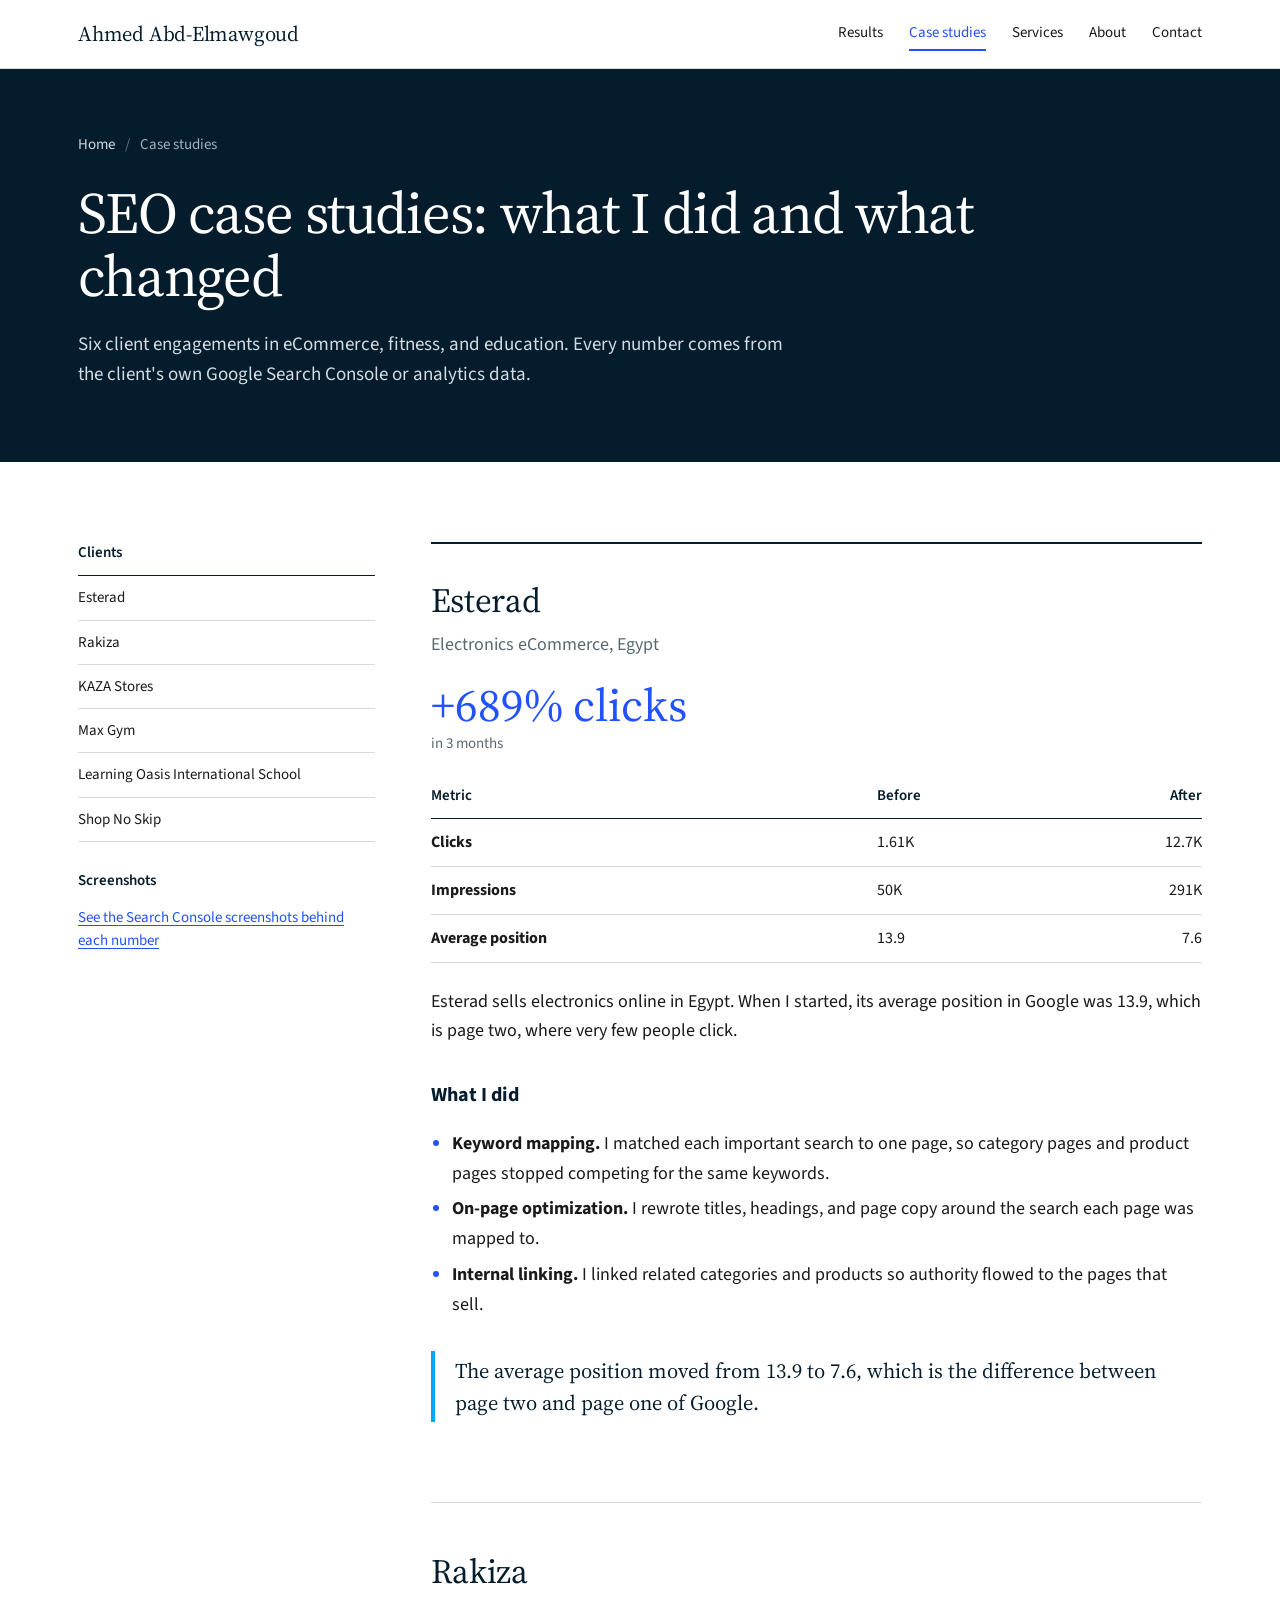
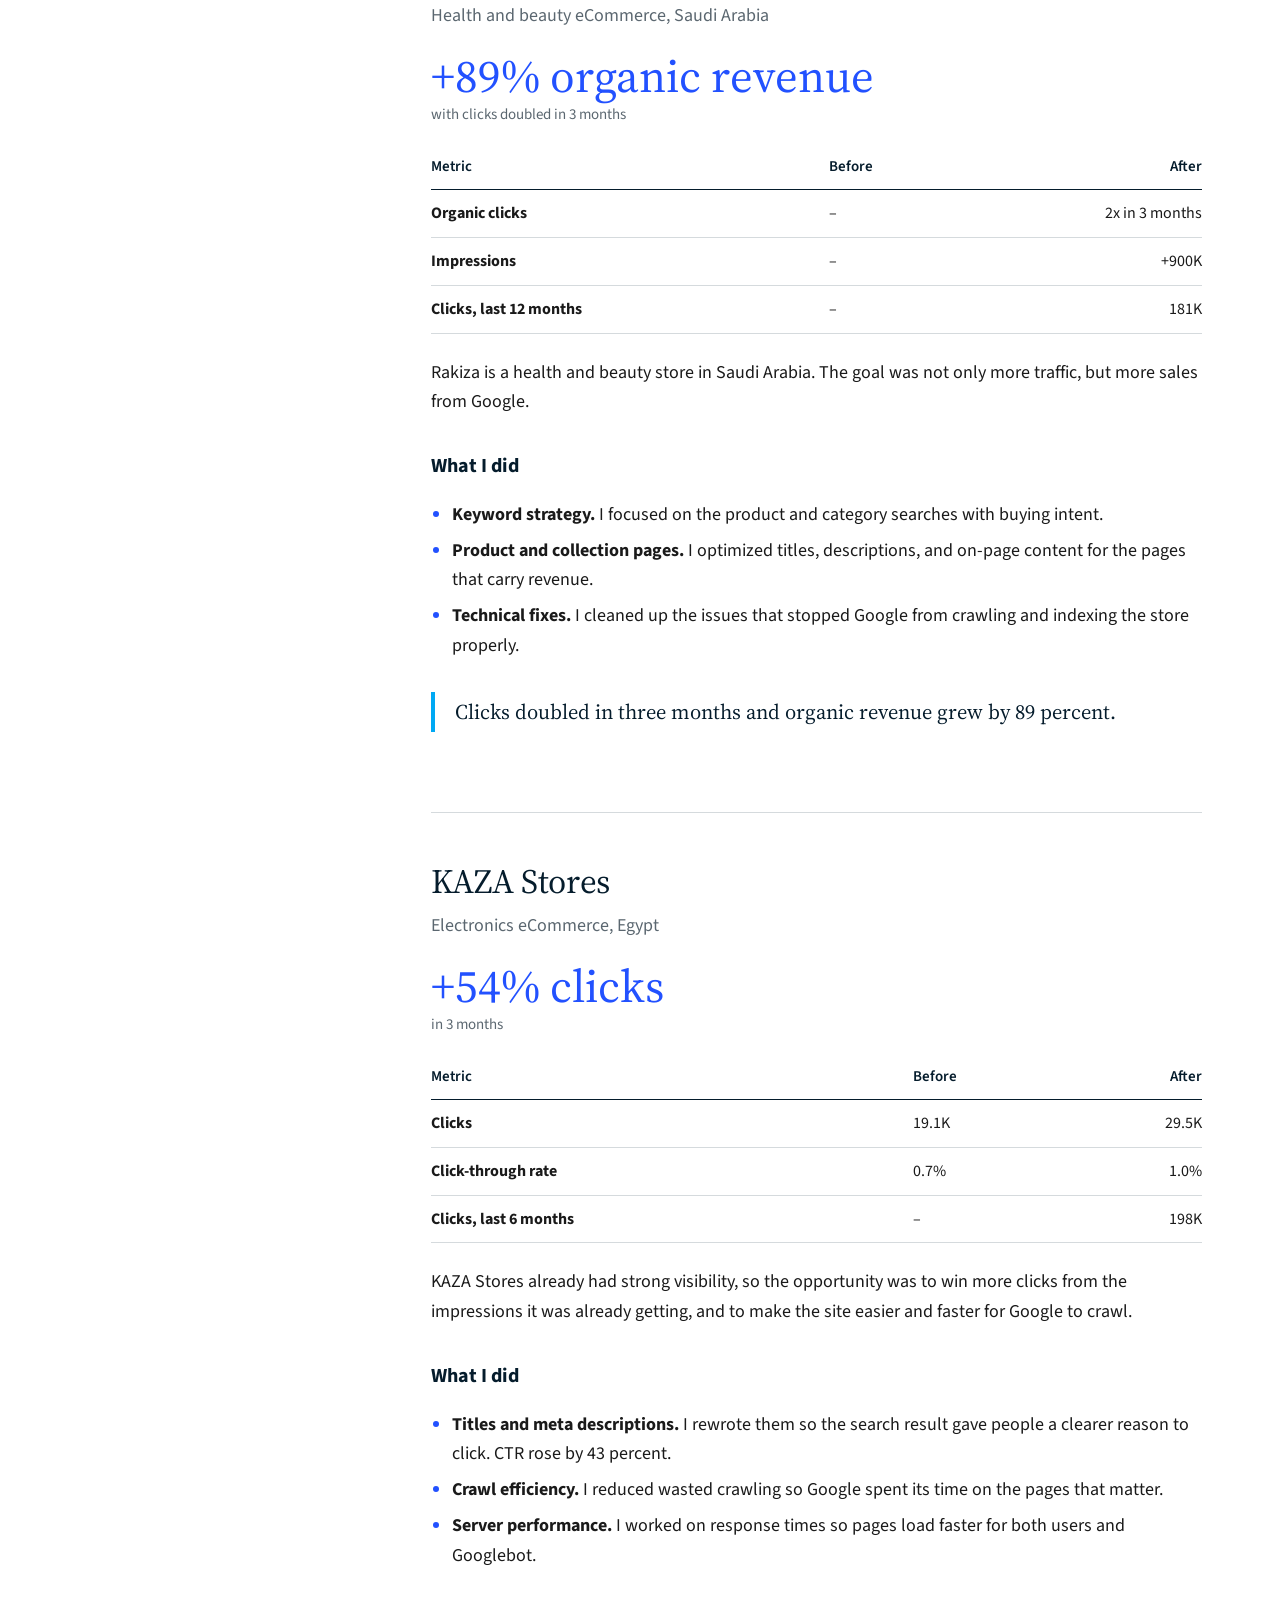
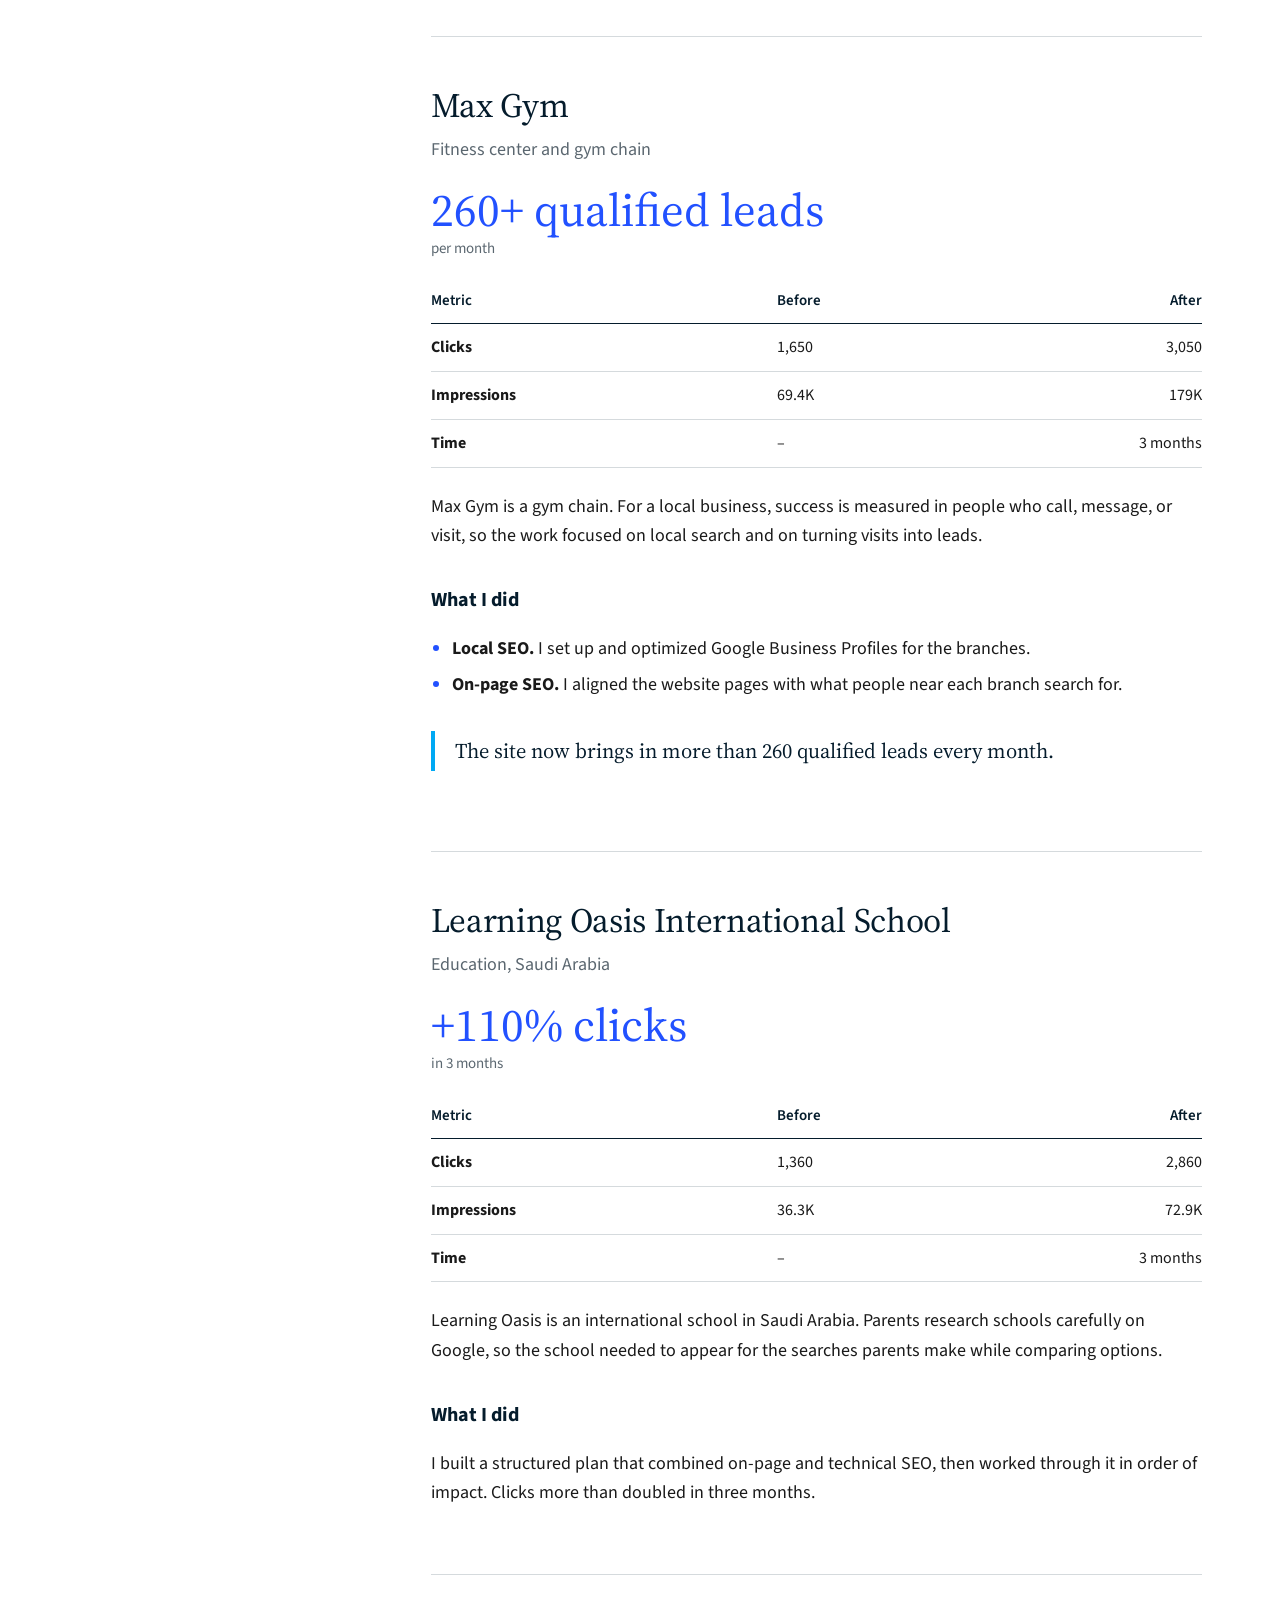
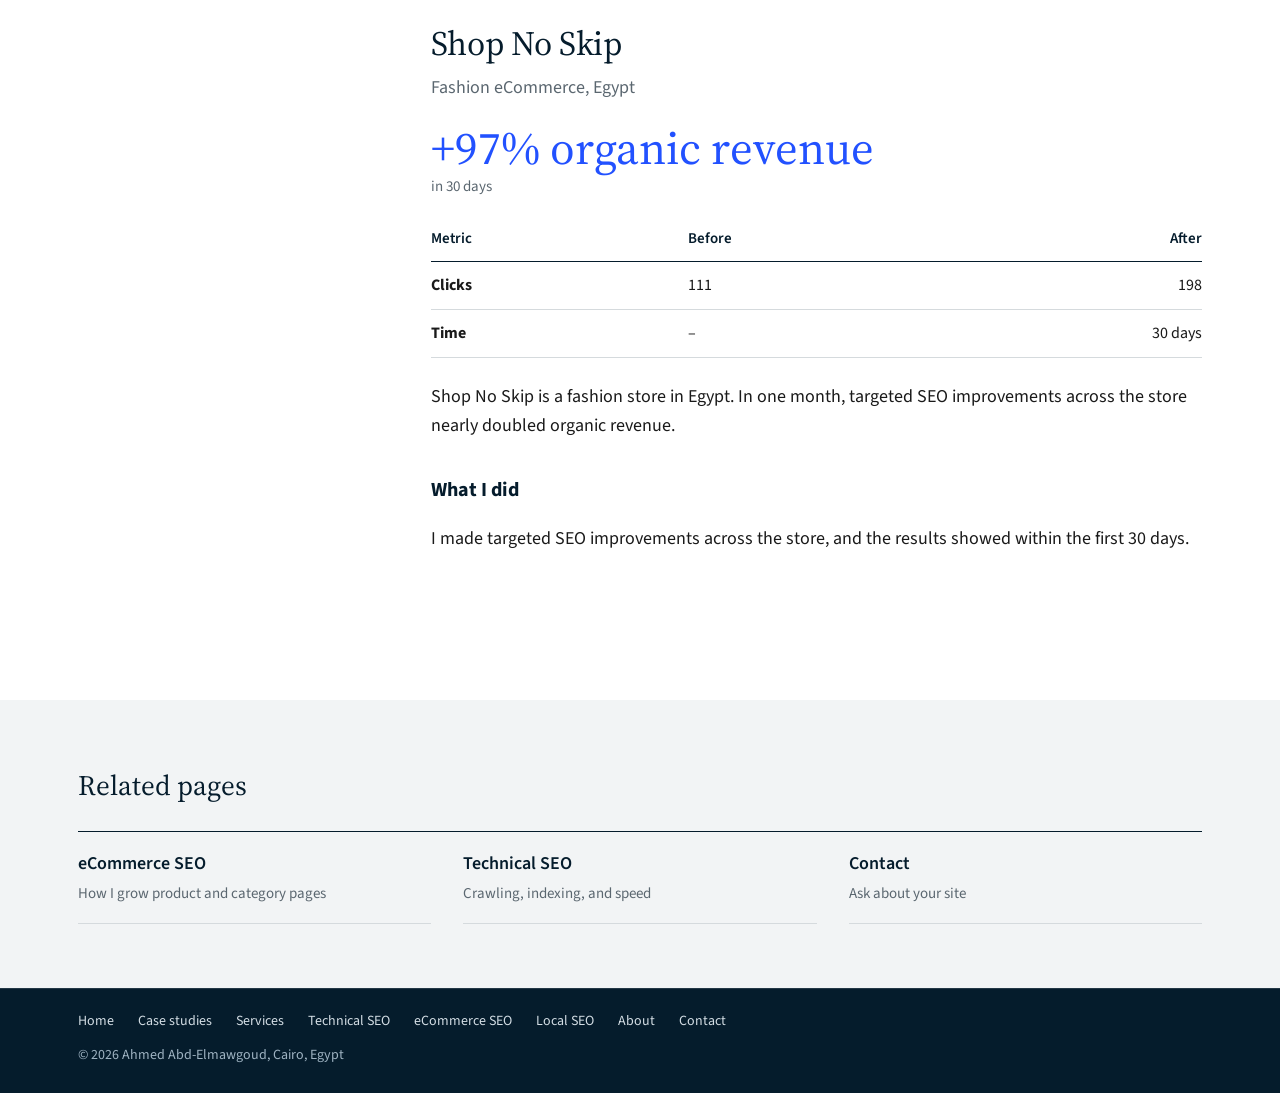
<file: case-studies/index.html>
<!doctype html>
<html lang="en">
<head>
<meta charset="utf-8">
<meta name="viewport" content="width=device-width, initial-scale=1, viewport-fit=cover">
<title>SEO Case Studies: Results for 6 Brands | Ahmed Abd-Elmawgoud</title>
<meta name="description" content="SEO case studies from Egypt and Saudi Arabia: +689% clicks for Esterad, +89% organic revenue for Rakiza, 260+ monthly leads for Max Gym, and more.">
<meta name="robots" content="index, follow">
<link rel="canonical" href="https://ahmedelmawgod.github.io/case-studies/">
<meta property="og:type" content="website">
<meta property="og:site_name" content="Ahmed Abd-Elmawgoud">
<meta property="og:locale" content="en_US">
<meta property="og:url" content="https://ahmedelmawgod.github.io/case-studies/">
<meta property="og:title" content="SEO Case Studies: Results for 6 Brands | Ahmed Abd-Elmawgoud">
<meta property="og:description" content="SEO case studies from Egypt and Saudi Arabia: +689% clicks for Esterad, +89% organic revenue for Rakiza, 260+ monthly leads for Max Gym, and more.">
<meta name="twitter:card" content="summary">
<meta name="theme-color" content="#051C2C">
<link rel="icon" href="/favicon.ico" sizes="48x48">
<link rel="icon" href="/favicon-48x48.png" type="image/png" sizes="48x48">
<link rel="icon" href="/icon-192.png" type="image/png" sizes="192x192">
<link rel="apple-touch-icon" href="/apple-touch-icon.png">
<link rel="manifest" href="/site.webmanifest">
<link rel="preload" href="/assets/fonts/source-serif-4-latin.woff2" as="font" type="font/woff2" crossorigin>
<link rel="preload" href="/assets/fonts/source-sans-3-latin.woff2" as="font" type="font/woff2" crossorigin>
<link rel="stylesheet" href="/assets/site.css">
<script type="application/ld+json">
{"@context": "https://schema.org", "@graph": [{"@type": "CollectionPage", "@id": "https://ahmedelmawgod.github.io/case-studies/#page", "url": "https://ahmedelmawgod.github.io/case-studies/", "name": "SEO case studies", "inLanguage": "en", "about": {"@id": "https://ahmedelmawgod.github.io/#person"}, "author": {"@type": "Person", "@id": "https://ahmedelmawgod.github.io/#person", "name": "Ahmed Abd-Elmawgoud", "url": "https://ahmedelmawgod.github.io/", "jobTitle": "SEO Specialist", "sameAs": ["https://www.linkedin.com/in/ahmedelmawgod/"]}, "hasPart": [{"@type": "Article", "headline": "Esterad: +689% clicks in 3 months", "url": "https://ahmedelmawgod.github.io/case-studies/#esterad"}, {"@type": "Article", "headline": "Rakiza: +89% organic revenue with clicks doubled in 3 months", "url": "https://ahmedelmawgod.github.io/case-studies/#rakiza"}, {"@type": "Article", "headline": "KAZA Stores: +54% clicks in 3 months", "url": "https://ahmedelmawgod.github.io/case-studies/#kaza-stores"}, {"@type": "Article", "headline": "Max Gym: 260+ qualified leads per month", "url": "https://ahmedelmawgod.github.io/case-studies/#max-gym"}, {"@type": "Article", "headline": "Learning Oasis International School: +110% clicks in 3 months", "url": "https://ahmedelmawgod.github.io/case-studies/#learning-oasis"}, {"@type": "Article", "headline": "Shop No Skip: +97% organic revenue in 30 days", "url": "https://ahmedelmawgod.github.io/case-studies/#shop-no-skip"}]}, {"@type": "BreadcrumbList", "itemListElement": [{"@type": "ListItem", "position": 1, "name": "Home", "item": "https://ahmedelmawgod.github.io/"}, {"@type": "ListItem", "position": 2, "name": "Case studies", "item": "https://ahmedelmawgod.github.io/case-studies/"}]}]}
</script>
</head>
<body id="top">
<a class="skip" href="#main">Skip to content</a>
<header class="site-head">
  <div class="wrap">
    <a class="brand" href="/">Ahmed Abd-Elmawgoud</a>
    <div class="head-right">
    <nav class="nav" aria-label="Main">
      <a href="/#results">Results</a>
      <a href="/case-studies/" class="active" aria-current="page">Case studies</a>
      <a href="/services/">Services</a>
      <a href="/about/">About</a>
      <a href="/contact/">Contact</a>
    </nav>
    </div>
  </div>
</header>
<main id="main">
  <div class="page-hero">
    <div class="wrap">
      <nav class="crumbs" aria-label="Breadcrumb"><ol><li><a href="/">Home</a></li><li aria-current="page">Case studies</li></ol></nav>
      <h1>SEO case studies: what I did and what changed</h1>
      <p class="lede">Six client engagements in eCommerce, fitness, and education. Every number comes from the client's own Google Search Console or analytics data.</p>
    </div>
  </div>

  <div class="page-body">
    <div class="wrap layout">
      <aside class="side"><div class="sticky">
        <h2>Clients</h2>
        <ul><li><a href="#esterad">Esterad</a></li><li><a href="#rakiza">Rakiza</a></li><li><a href="#kaza-stores">KAZA Stores</a></li><li><a href="#max-gym">Max Gym</a></li><li><a href="#learning-oasis">Learning Oasis International School</a></li><li><a href="#shop-no-skip">Shop No Skip</a></li></ul>
        <h2>Screenshots</h2>
        <p><a href="https://docs.google.com/presentation/d/1kh8F9eiz5zSUWG5j64JHNZLbqa2GvDjsLva6v3gr8e0/view" rel="noopener">See the Search Console screenshots behind each number</a></p>
      </div></aside>
      <div class="prose">
      <article class="case-full" id="esterad">
        <h2>Esterad</h2>
        <p class="sector">Electronics eCommerce, Egypt</p>
        <p class="big">+689% clicks<small>in 3 months</small></p>
        <table class="stat-table"><thead><tr><th scope="col">Metric</th><th scope="col">Before</th><th scope="col">After</th></tr></thead><tbody><tr><th scope="row">Clicks</th><td>1.61K</td><td>12.7K</td></tr><tr><th scope="row">Impressions</th><td>50K</td><td>291K</td></tr><tr><th scope="row">Average position</th><td>13.9</td><td>7.6</td></tr></tbody></table>
        <p>Esterad sells electronics online in Egypt. When I started, its average position in Google was 13.9, which is page two, where very few people click.</p>
<h3>What I did</h3>
<ul>
<li><strong>Keyword mapping.</strong> I matched each important search to one page, so category pages and product pages stopped competing for the same keywords.</li>
<li><strong>On-page optimization.</strong> I rewrote titles, headings, and page copy around the search each page was mapped to.</li>
<li><strong>Internal linking.</strong> I linked related categories and products so authority flowed to the pages that sell.</li>
</ul>
<p class="callout">The average position moved from 13.9 to 7.6, which is the difference between page two and page one of Google.</p>
      </article>
      <article class="case-full" id="rakiza">
        <h2>Rakiza</h2>
        <p class="sector">Health and beauty eCommerce, Saudi Arabia</p>
        <p class="big">+89% organic revenue<small>with clicks doubled in 3 months</small></p>
        <table class="stat-table"><thead><tr><th scope="col">Metric</th><th scope="col">Before</th><th scope="col">After</th></tr></thead><tbody><tr><th scope="row">Organic clicks</th><td>–</td><td>2x in 3 months</td></tr><tr><th scope="row">Impressions</th><td>–</td><td>+900K</td></tr><tr><th scope="row">Clicks, last 12 months</th><td>–</td><td>181K</td></tr></tbody></table>
        <p>Rakiza is a health and beauty store in Saudi Arabia. The goal was not only more traffic, but more sales from Google.</p>
<h3>What I did</h3>
<ul>
<li><strong>Keyword strategy.</strong> I focused on the product and category searches with buying intent.</li>
<li><strong>Product and collection pages.</strong> I optimized titles, descriptions, and on-page content for the pages that carry revenue.</li>
<li><strong>Technical fixes.</strong> I cleaned up the issues that stopped Google from crawling and indexing the store properly.</li>
</ul>
<p class="callout">Clicks doubled in three months and organic revenue grew by 89 percent.</p>
      </article>
      <article class="case-full" id="kaza-stores">
        <h2>KAZA Stores</h2>
        <p class="sector">Electronics eCommerce, Egypt</p>
        <p class="big">+54% clicks<small>in 3 months</small></p>
        <table class="stat-table"><thead><tr><th scope="col">Metric</th><th scope="col">Before</th><th scope="col">After</th></tr></thead><tbody><tr><th scope="row">Clicks</th><td>19.1K</td><td>29.5K</td></tr><tr><th scope="row">Click-through rate</th><td>0.7%</td><td>1.0%</td></tr><tr><th scope="row">Clicks, last 6 months</th><td>–</td><td>198K</td></tr></tbody></table>
        <p>KAZA Stores already had strong visibility, so the opportunity was to win more clicks from the impressions it was already getting, and to make the site easier and faster for Google to crawl.</p>
<h3>What I did</h3>
<ul>
<li><strong>Titles and meta descriptions.</strong> I rewrote them so the search result gave people a clearer reason to click. CTR rose by 43 percent.</li>
<li><strong>Crawl efficiency.</strong> I reduced wasted crawling so Google spent its time on the pages that matter.</li>
<li><strong>Server performance.</strong> I worked on response times so pages load faster for both users and Googlebot.</li>
</ul>
      </article>
      <article class="case-full" id="max-gym">
        <h2>Max Gym</h2>
        <p class="sector">Fitness center and gym chain</p>
        <p class="big">260+ qualified leads<small>per month</small></p>
        <table class="stat-table"><thead><tr><th scope="col">Metric</th><th scope="col">Before</th><th scope="col">After</th></tr></thead><tbody><tr><th scope="row">Clicks</th><td>1,650</td><td>3,050</td></tr><tr><th scope="row">Impressions</th><td>69.4K</td><td>179K</td></tr><tr><th scope="row">Time</th><td>–</td><td>3 months</td></tr></tbody></table>
        <p>Max Gym is a gym chain. For a local business, success is measured in people who call, message, or visit, so the work focused on local search and on turning visits into leads.</p>
<h3>What I did</h3>
<ul>
<li><strong>Local SEO.</strong> I set up and optimized Google Business Profiles for the branches.</li>
<li><strong>On-page SEO.</strong> I aligned the website pages with what people near each branch search for.</li>
</ul>
<p class="callout">The site now brings in more than 260 qualified leads every month.</p>
      </article>
      <article class="case-full" id="learning-oasis">
        <h2>Learning Oasis International School</h2>
        <p class="sector">Education, Saudi Arabia</p>
        <p class="big">+110% clicks<small>in 3 months</small></p>
        <table class="stat-table"><thead><tr><th scope="col">Metric</th><th scope="col">Before</th><th scope="col">After</th></tr></thead><tbody><tr><th scope="row">Clicks</th><td>1,360</td><td>2,860</td></tr><tr><th scope="row">Impressions</th><td>36.3K</td><td>72.9K</td></tr><tr><th scope="row">Time</th><td>–</td><td>3 months</td></tr></tbody></table>
        <p>Learning Oasis is an international school in Saudi Arabia. Parents research schools carefully on Google, so the school needed to appear for the searches parents make while comparing options.</p>
<h3>What I did</h3>
<p>I built a structured plan that combined on-page and technical SEO, then worked through it in order of impact. Clicks more than doubled in three months.</p>
      </article>
      <article class="case-full" id="shop-no-skip">
        <h2>Shop No Skip</h2>
        <p class="sector">Fashion eCommerce, Egypt</p>
        <p class="big">+97% organic revenue<small>in 30 days</small></p>
        <table class="stat-table"><thead><tr><th scope="col">Metric</th><th scope="col">Before</th><th scope="col">After</th></tr></thead><tbody><tr><th scope="row">Clicks</th><td>111</td><td>198</td></tr><tr><th scope="row">Time</th><td>–</td><td>30 days</td></tr></tbody></table>
        <p>Shop No Skip is a fashion store in Egypt. In one month, targeted SEO improvements across the store nearly doubled organic revenue.</p>
<h3>What I did</h3>
<p>I made targeted SEO improvements across the store, and the results showed within the first 30 days.</p>
      </article>
      </div>
    </div>
  </div>
  <section class="related" aria-labelledby="rel-h">
    <div class="wrap">
      <h2 id="rel-h">Related pages</h2>
      <ul>
      <li><a href="/services/ecommerce-seo/">eCommerce SEO<span>How I grow product and category pages</span></a></li>
      <li><a href="/services/technical-seo/">Technical SEO<span>Crawling, indexing, and speed</span></a></li>
      <li><a href="/contact/">Contact<span>Ask about your site</span></a></li>
      </ul>
    </div>
  </section>
</main>
<footer class="site-foot">
  <div class="wrap">
    <nav class="foot-links" aria-label="Footer"><a href="/">Home</a><a href="/case-studies/">Case studies</a><a href="/services/">Services</a><a href="/services/technical-seo/">Technical SEO</a><a href="/services/ecommerce-seo/">eCommerce SEO</a><a href="/services/local-seo/">Local SEO</a><a href="/about/">About</a><a href="/contact/">Contact</a></nav>
    <div>© 2026 Ahmed Abd-Elmawgoud, Cairo, Egypt</div>
  </div>
</footer>
</body>
</html>
</file>
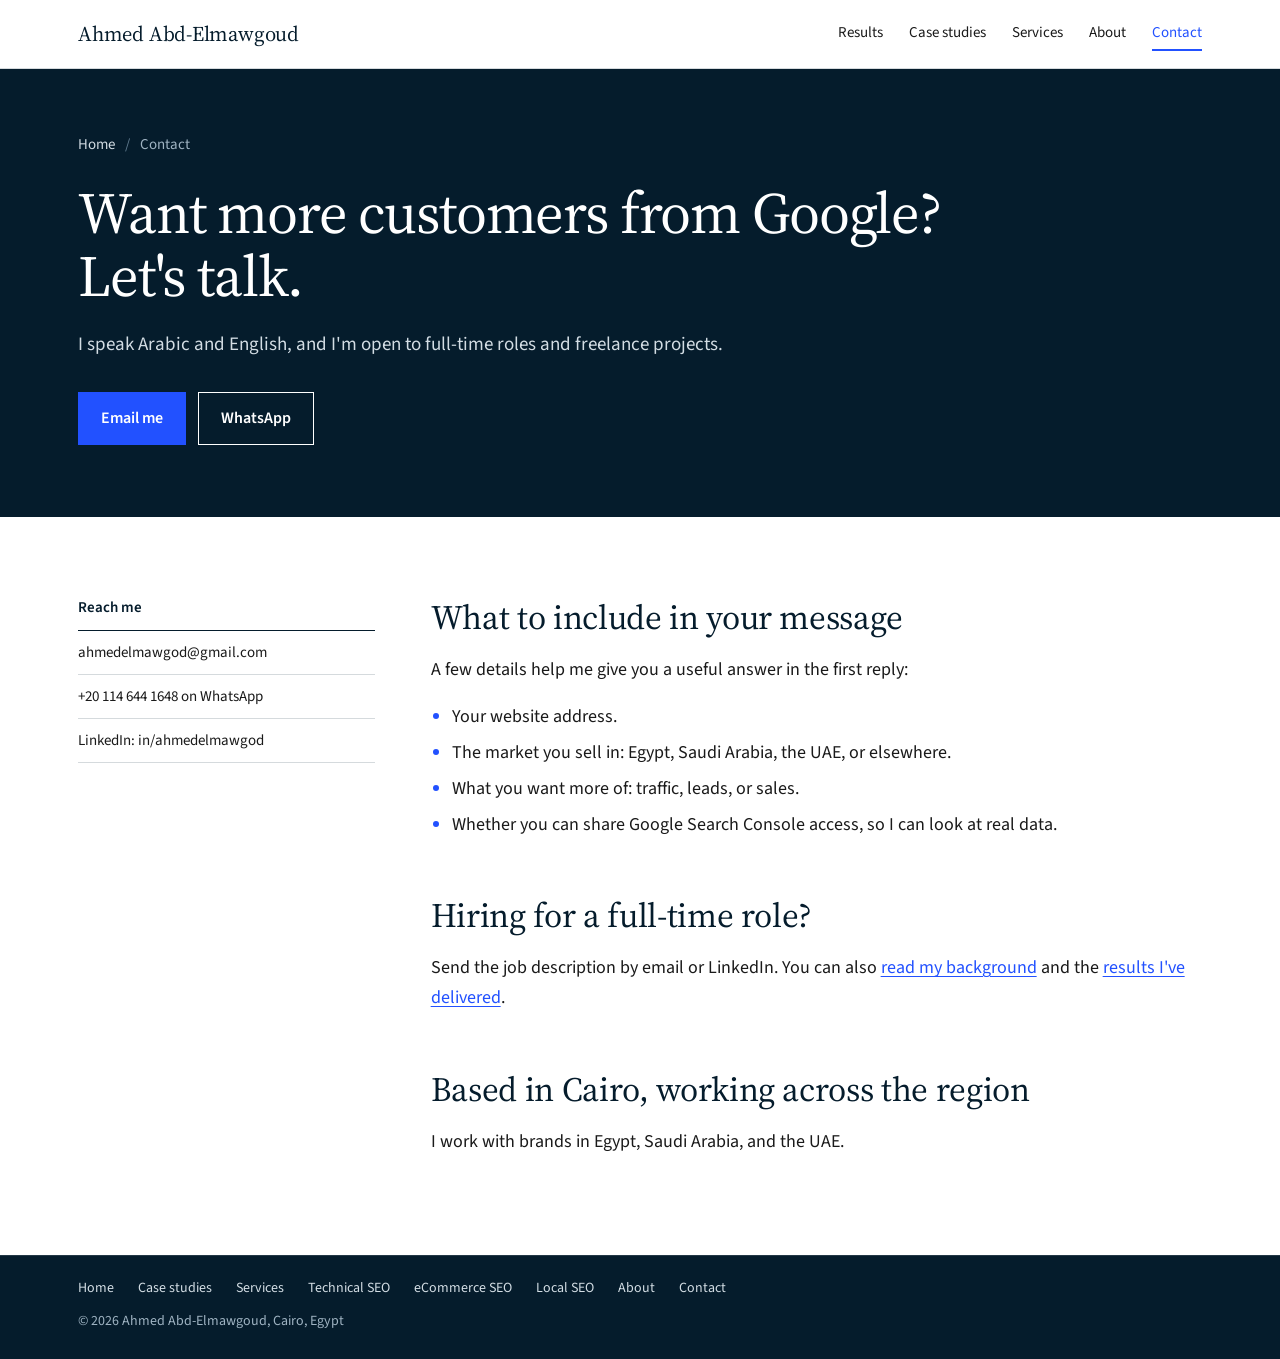
<file: contact/index.html>
<!doctype html>
<html lang="en">
<head>
<meta charset="utf-8">
<meta name="viewport" content="width=device-width, initial-scale=1, viewport-fit=cover">
<title>Contact Ahmed Abd-Elmawgoud | SEO Specialist in Cairo</title>
<meta name="description" content="Contact Ahmed Abd-Elmawgoud, SEO Specialist in Cairo, by email, WhatsApp, or LinkedIn. Open to full-time roles and freelance SEO projects in Arabic and English.">
<meta name="robots" content="index, follow">
<link rel="canonical" href="https://ahmedelmawgod.github.io/contact/">
<meta property="og:type" content="website">
<meta property="og:site_name" content="Ahmed Abd-Elmawgoud">
<meta property="og:locale" content="en_US">
<meta property="og:url" content="https://ahmedelmawgod.github.io/contact/">
<meta property="og:title" content="Contact Ahmed Abd-Elmawgoud | SEO Specialist in Cairo">
<meta property="og:description" content="Contact Ahmed Abd-Elmawgoud, SEO Specialist in Cairo, by email, WhatsApp, or LinkedIn. Open to full-time roles and freelance SEO projects in Arabic and English.">
<meta name="twitter:card" content="summary">
<meta name="theme-color" content="#051C2C">
<link rel="icon" href="/favicon.ico" sizes="48x48">
<link rel="icon" href="/favicon-48x48.png" type="image/png" sizes="48x48">
<link rel="icon" href="/icon-192.png" type="image/png" sizes="192x192">
<link rel="apple-touch-icon" href="/apple-touch-icon.png">
<link rel="manifest" href="/site.webmanifest">
<link rel="preload" href="/assets/fonts/source-serif-4-latin.woff2" as="font" type="font/woff2" crossorigin>
<link rel="preload" href="/assets/fonts/source-sans-3-latin.woff2" as="font" type="font/woff2" crossorigin>
<link rel="stylesheet" href="/assets/site.css">
<script type="application/ld+json">
{"@context": "https://schema.org", "@graph": [{"@type": "ContactPage", "url": "https://ahmedelmawgod.github.io/contact/", "name": "Contact Ahmed Abd-Elmawgoud", "inLanguage": "en", "mainEntity": {"@type": "Person", "@id": "https://ahmedelmawgod.github.io/#person", "name": "Ahmed Abd-Elmawgoud", "email": "mailto:ahmedelmawgod@gmail.com", "telephone": "+201146441648", "url": "https://ahmedelmawgod.github.io/"}}, {"@type": "BreadcrumbList", "itemListElement": [{"@type": "ListItem", "position": 1, "name": "Home", "item": "https://ahmedelmawgod.github.io/"}, {"@type": "ListItem", "position": 2, "name": "Contact", "item": "https://ahmedelmawgod.github.io/contact/"}]}]}
</script>
</head>
<body id="top">
<a class="skip" href="#main">Skip to content</a>
<header class="site-head">
  <div class="wrap">
    <a class="brand" href="/">Ahmed Abd-Elmawgoud</a>
    <div class="head-right">
    <nav class="nav" aria-label="Main">
      <a href="/#results">Results</a>
      <a href="/case-studies/">Case studies</a>
      <a href="/services/">Services</a>
      <a href="/about/">About</a>
      <a href="/contact/" class="active" aria-current="page">Contact</a>
    </nav>
    </div>
  </div>
</header>
<main id="main">
  <div class="page-hero">
    <div class="wrap">
      <nav class="crumbs" aria-label="Breadcrumb"><ol><li><a href="/">Home</a></li><li aria-current="page">Contact</li></ol></nav>
      <h1>Want more customers from Google? Let's talk.</h1>
      <p class="lede">I speak Arabic and English, and I'm open to full-time roles and freelance projects.</p>
      <div class="actions">
        <a class="btn primary" href="mailto:ahmedelmawgod@gmail.com">Email me</a>
        <a class="btn" href="https://wa.me/201146441648" rel="noopener">WhatsApp</a>
      </div>
    </div>
  </div>

  <div class="page-body">
    <div class="wrap layout">
      <aside class="side"><div class="sticky">
        <h2>Reach me</h2>
        <ul>
          <li><a href="mailto:ahmedelmawgod@gmail.com">ahmedelmawgod@gmail.com</a></li>
          <li><a href="https://wa.me/201146441648" rel="noopener">+20 114 644 1648 on WhatsApp</a></li>
          <li><a href="https://www.linkedin.com/in/ahmedelmawgod/" rel="noopener">LinkedIn: in/ahmedelmawgod</a></li>
        </ul>
      </div></aside>
      <div class="prose">
        <h2>What to include in your message</h2>
        <p>A few details help me give you a useful answer in the first reply:</p>
        <ul>
          <li>Your website address.</li>
          <li>The market you sell in: Egypt, Saudi Arabia, the UAE, or elsewhere.</li>
          <li>What you want more of: traffic, leads, or sales.</li>
          <li>Whether you can share Google Search Console access, so I can look at real data.</li>
        </ul>
        <h2>Hiring for a full-time role?</h2>
        <p>Send the job description by email or LinkedIn. You can also <a href="/about/">read my background</a> and the <a href="/case-studies/">results I've delivered</a>.</p>
        <h2>Based in Cairo, working across the region</h2>
        <p>I work with brands in Egypt, Saudi Arabia, and the UAE.</p>
      </div>
    </div>
  </div>
</main>
<footer class="site-foot">
  <div class="wrap">
    <nav class="foot-links" aria-label="Footer"><a href="/">Home</a><a href="/case-studies/">Case studies</a><a href="/services/">Services</a><a href="/services/technical-seo/">Technical SEO</a><a href="/services/ecommerce-seo/">eCommerce SEO</a><a href="/services/local-seo/">Local SEO</a><a href="/about/">About</a><a href="/contact/">Contact</a></nav>
    <div>© 2026 Ahmed Abd-Elmawgoud, Cairo, Egypt</div>
  </div>
</footer>
</body>
</html>
</file>
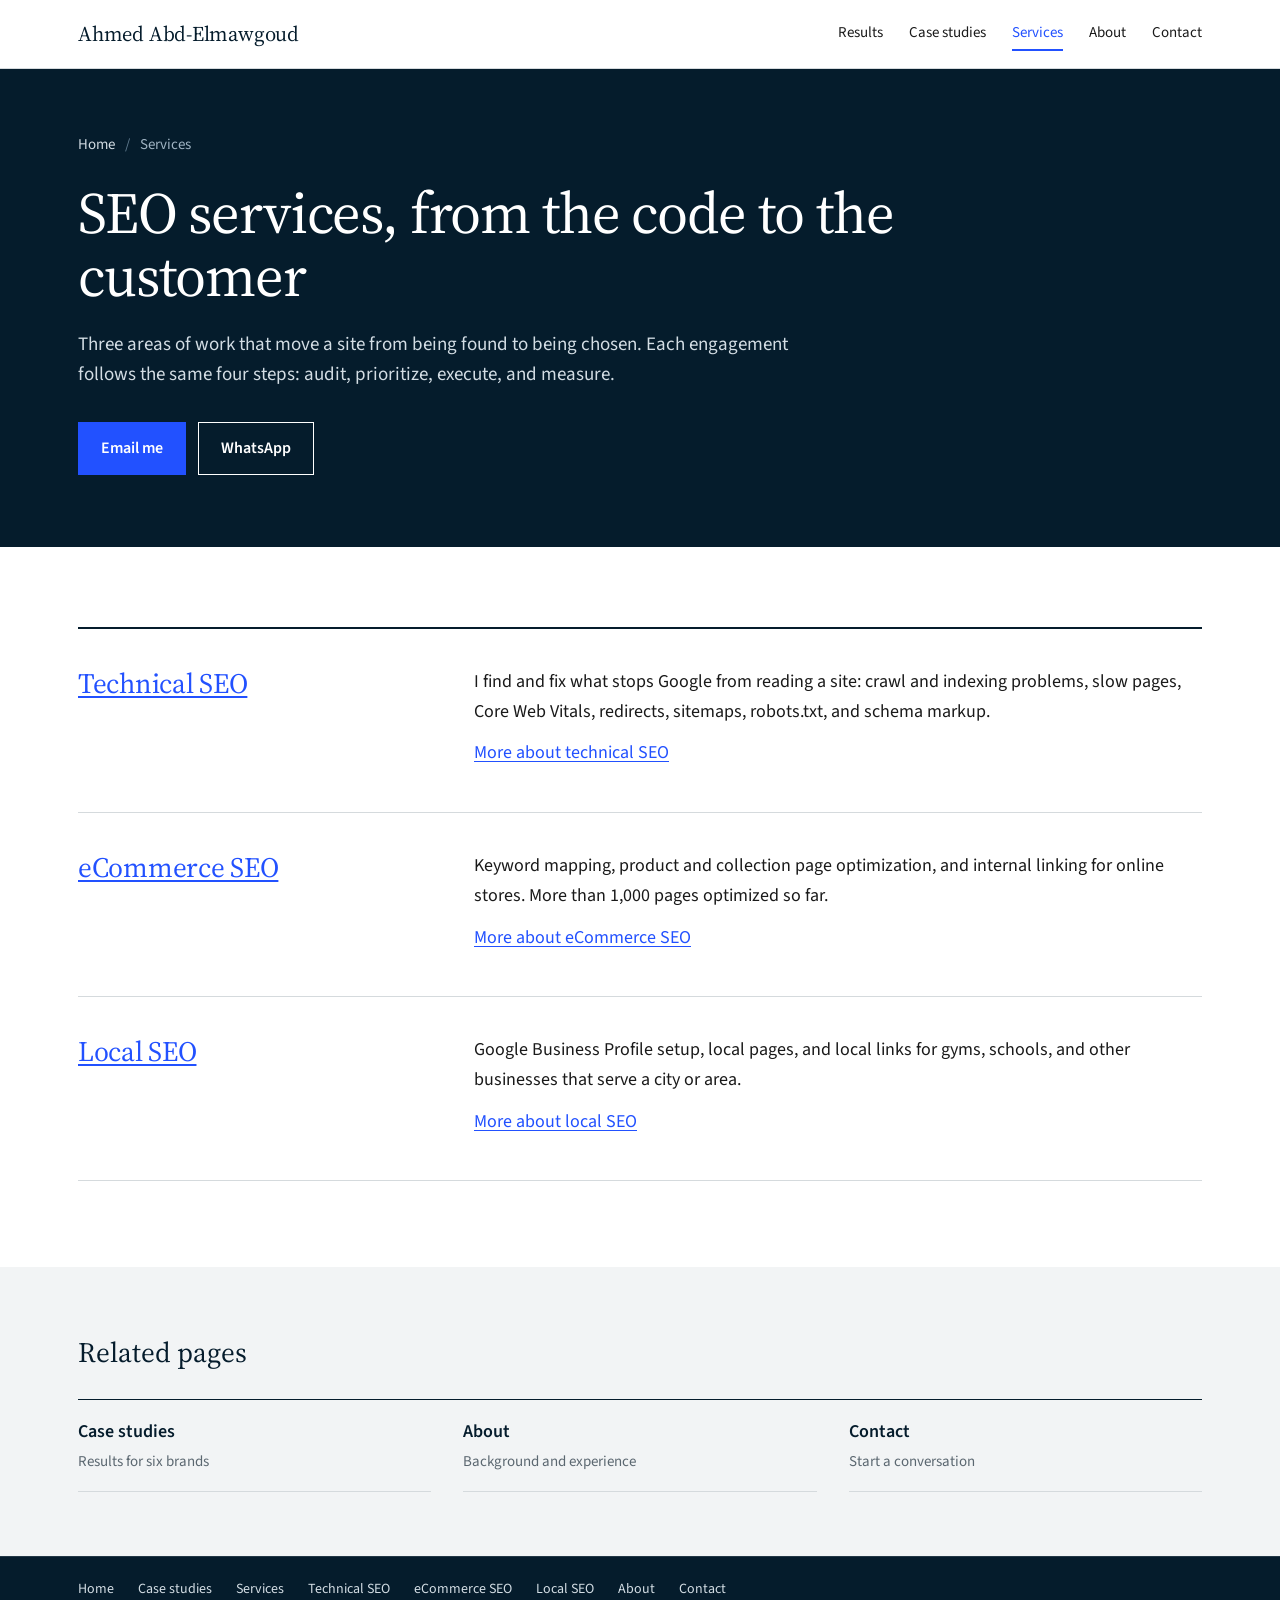
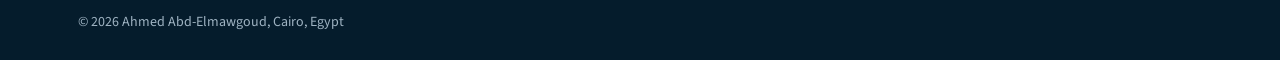
<file: services/index.html>
<!doctype html>
<html lang="en">
<head>
<meta charset="utf-8">
<meta name="viewport" content="width=device-width, initial-scale=1, viewport-fit=cover">
<title>SEO Services: Technical, eCommerce and Local SEO | Ahmed Abd-Elmawgoud</title>
<meta name="description" content="SEO services for brands in Egypt, Saudi Arabia, and the UAE: technical SEO, eCommerce SEO, and local SEO, measured in clicks, leads, and revenue.">
<meta name="robots" content="index, follow">
<link rel="canonical" href="https://ahmedelmawgod.github.io/services/">
<meta property="og:type" content="website">
<meta property="og:site_name" content="Ahmed Abd-Elmawgoud">
<meta property="og:locale" content="en_US">
<meta property="og:url" content="https://ahmedelmawgod.github.io/services/">
<meta property="og:title" content="SEO Services: Technical, eCommerce and Local SEO | Ahmed Abd-Elmawgoud">
<meta property="og:description" content="SEO services for brands in Egypt, Saudi Arabia, and the UAE: technical SEO, eCommerce SEO, and local SEO, measured in clicks, leads, and revenue.">
<meta name="twitter:card" content="summary">
<meta name="theme-color" content="#051C2C">
<link rel="icon" href="/favicon.ico" sizes="48x48">
<link rel="icon" href="/favicon-48x48.png" type="image/png" sizes="48x48">
<link rel="icon" href="/icon-192.png" type="image/png" sizes="192x192">
<link rel="apple-touch-icon" href="/apple-touch-icon.png">
<link rel="manifest" href="/site.webmanifest">
<link rel="preload" href="/assets/fonts/source-serif-4-latin.woff2" as="font" type="font/woff2" crossorigin>
<link rel="preload" href="/assets/fonts/source-sans-3-latin.woff2" as="font" type="font/woff2" crossorigin>
<link rel="stylesheet" href="/assets/site.css">
<script type="application/ld+json">
{"@context": "https://schema.org", "@graph": [{"@type": "CollectionPage", "url": "https://ahmedelmawgod.github.io/services/", "name": "SEO services", "inLanguage": "en", "author": {"@type": "Person", "@id": "https://ahmedelmawgod.github.io/#person", "name": "Ahmed Abd-Elmawgoud", "url": "https://ahmedelmawgod.github.io/", "jobTitle": "SEO Specialist", "sameAs": ["https://www.linkedin.com/in/ahmedelmawgod/"]}, "hasPart": [{"@type": "Service", "name": "Technical SEO", "url": "https://ahmedelmawgod.github.io/services/technical-seo/"}, {"@type": "Service", "name": "eCommerce SEO", "url": "https://ahmedelmawgod.github.io/services/ecommerce-seo/"}, {"@type": "Service", "name": "Local SEO", "url": "https://ahmedelmawgod.github.io/services/local-seo/"}]}, {"@type": "BreadcrumbList", "itemListElement": [{"@type": "ListItem", "position": 1, "name": "Home", "item": "https://ahmedelmawgod.github.io/"}, {"@type": "ListItem", "position": 2, "name": "Services", "item": "https://ahmedelmawgod.github.io/services/"}]}]}
</script>
</head>
<body id="top">
<a class="skip" href="#main">Skip to content</a>
<header class="site-head">
  <div class="wrap">
    <a class="brand" href="/">Ahmed Abd-Elmawgoud</a>
    <div class="head-right">
    <nav class="nav" aria-label="Main">
      <a href="/#results">Results</a>
      <a href="/case-studies/">Case studies</a>
      <a href="/services/" class="active" aria-current="page">Services</a>
      <a href="/about/">About</a>
      <a href="/contact/">Contact</a>
    </nav>
    </div>
  </div>
</header>
<main id="main">
  <div class="page-hero">
    <div class="wrap">
      <nav class="crumbs" aria-label="Breadcrumb"><ol><li><a href="/">Home</a></li><li aria-current="page">Services</li></ol></nav>
      <h1>SEO services, from the code to the customer</h1>
      <p class="lede">Three areas of work that move a site from being found to being chosen. Each engagement follows the same four steps: audit, prioritize, execute, and measure.</p>
      <div class="actions">
        <a class="btn primary" href="mailto:ahmedelmawgod@gmail.com">Email me</a>
        <a class="btn" href="https://wa.me/201146441648" rel="noopener">WhatsApp</a>
      </div>
    </div>
  </div>

  <div class="page-body">
    <div class="wrap">
      <ul class="svc-list prose" style="max-width:none">
          <li><h2><a href="/services/technical-seo/">Technical SEO</a></h2><div><p>I find and fix what stops Google from reading a site: crawl and indexing problems, slow pages, Core Web Vitals, redirects, sitemaps, robots.txt, and schema markup.</p><p><a href="/services/technical-seo/">More about technical SEO</a></p></div></li>
          <li><h2><a href="/services/ecommerce-seo/">eCommerce SEO</a></h2><div><p>Keyword mapping, product and collection page optimization, and internal linking for online stores. More than 1,000 pages optimized so far.</p><p><a href="/services/ecommerce-seo/">More about eCommerce SEO</a></p></div></li>
          <li><h2><a href="/services/local-seo/">Local SEO</a></h2><div><p>Google Business Profile setup, local pages, and local links for gyms, schools, and other businesses that serve a city or area.</p><p><a href="/services/local-seo/">More about local SEO</a></p></div></li>
      </ul>
    </div>
  </div>
  <section class="related" aria-labelledby="rel-h">
    <div class="wrap">
      <h2 id="rel-h">Related pages</h2>
      <ul>
      <li><a href="/case-studies/">Case studies<span>Results for six brands</span></a></li>
      <li><a href="/about/">About<span>Background and experience</span></a></li>
      <li><a href="/contact/">Contact<span>Start a conversation</span></a></li>
      </ul>
    </div>
  </section>
</main>
<footer class="site-foot">
  <div class="wrap">
    <nav class="foot-links" aria-label="Footer"><a href="/">Home</a><a href="/case-studies/">Case studies</a><a href="/services/">Services</a><a href="/services/technical-seo/">Technical SEO</a><a href="/services/ecommerce-seo/">eCommerce SEO</a><a href="/services/local-seo/">Local SEO</a><a href="/about/">About</a><a href="/contact/">Contact</a></nav>
    <div>© 2026 Ahmed Abd-Elmawgoud, Cairo, Egypt</div>
  </div>
</footer>
</body>
</html>
</file>
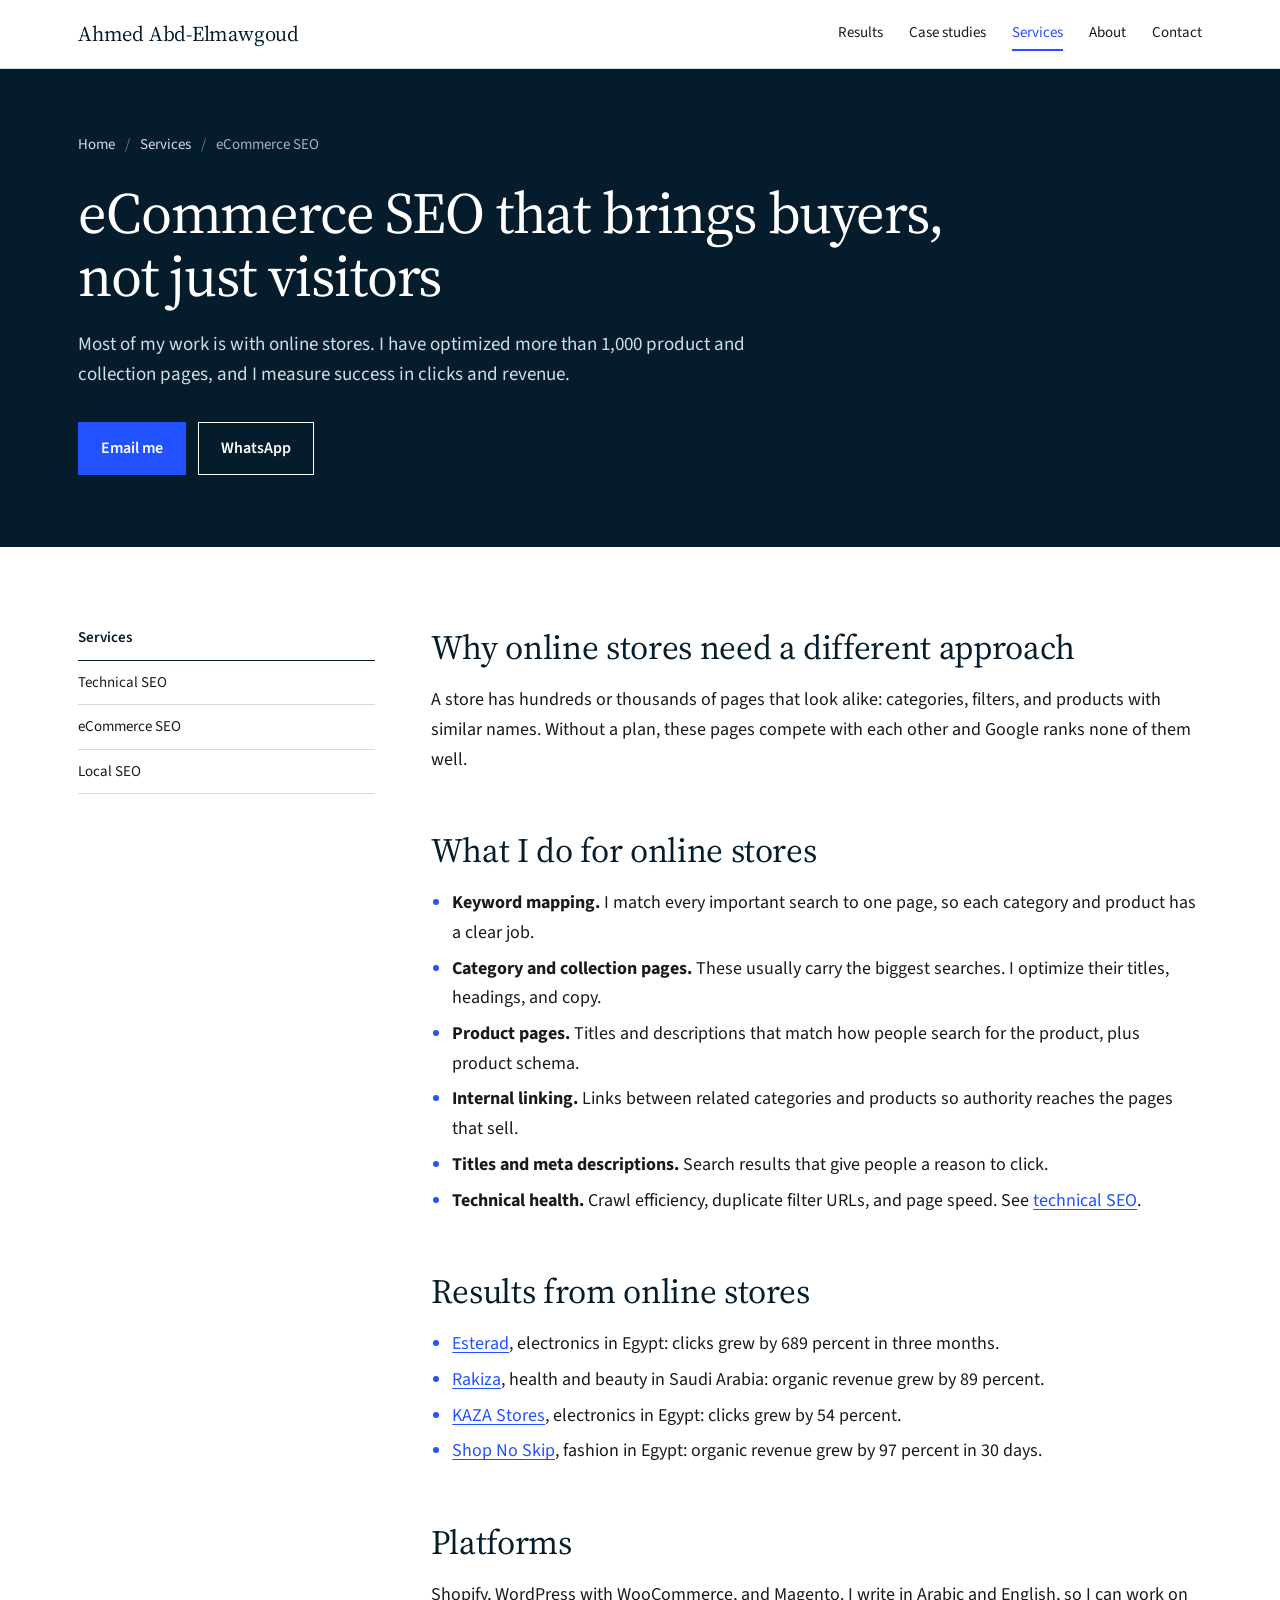
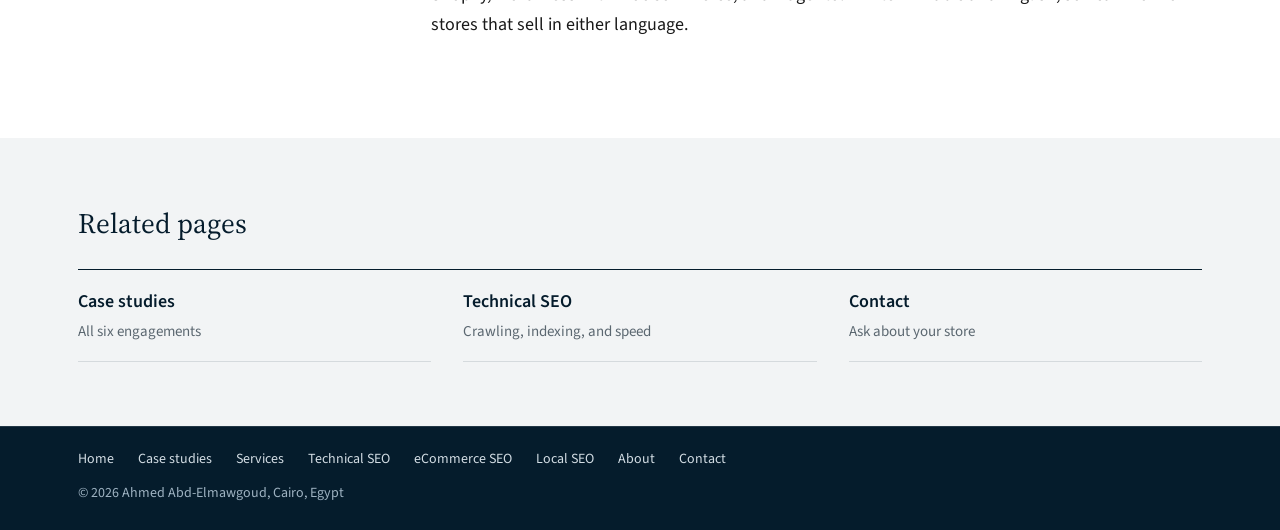
<file: services/ecommerce-seo/index.html>
<!doctype html>
<html lang="en">
<head>
<meta charset="utf-8">
<meta name="viewport" content="width=device-width, initial-scale=1, viewport-fit=cover">
<title>eCommerce SEO for Online Stores in Egypt and Saudi Arabia | Ahmed Abd-Elmawgoud</title>
<meta name="description" content="eCommerce SEO for online stores in Egypt, Saudi Arabia, and the UAE: keyword mapping, product and collection page optimization, internal linking, and technical fixes.">
<meta name="robots" content="index, follow">
<link rel="canonical" href="https://ahmedelmawgod.github.io/services/ecommerce-seo/">
<meta property="og:type" content="website">
<meta property="og:site_name" content="Ahmed Abd-Elmawgoud">
<meta property="og:locale" content="en_US">
<meta property="og:url" content="https://ahmedelmawgod.github.io/services/ecommerce-seo/">
<meta property="og:title" content="eCommerce SEO for Online Stores in Egypt and Saudi Arabia | Ahmed Abd-Elmawgoud">
<meta property="og:description" content="eCommerce SEO for online stores in Egypt, Saudi Arabia, and the UAE: keyword mapping, product and collection page optimization, internal linking, and technical fixes.">
<meta name="twitter:card" content="summary">
<meta name="theme-color" content="#051C2C">
<link rel="icon" href="/favicon.ico" sizes="48x48">
<link rel="icon" href="/favicon-48x48.png" type="image/png" sizes="48x48">
<link rel="icon" href="/icon-192.png" type="image/png" sizes="192x192">
<link rel="apple-touch-icon" href="/apple-touch-icon.png">
<link rel="manifest" href="/site.webmanifest">
<link rel="preload" href="/assets/fonts/source-serif-4-latin.woff2" as="font" type="font/woff2" crossorigin>
<link rel="preload" href="/assets/fonts/source-sans-3-latin.woff2" as="font" type="font/woff2" crossorigin>
<link rel="stylesheet" href="/assets/site.css">
<script type="application/ld+json">
{"@context": "https://schema.org", "@graph": [{"@type": "Service", "@id": "https://ahmedelmawgod.github.io/services/ecommerce-seo/#service", "name": "eCommerce SEO", "serviceType": "eCommerce SEO", "url": "https://ahmedelmawgod.github.io/services/ecommerce-seo/", "description": "eCommerce SEO for online stores in Egypt, Saudi Arabia, and the UAE: keyword mapping, product and collection page optimization, internal linking, and technical fixes.", "provider": {"@type": "Person", "@id": "https://ahmedelmawgod.github.io/#person", "name": "Ahmed Abd-Elmawgoud", "url": "https://ahmedelmawgod.github.io/", "jobTitle": "SEO Specialist", "sameAs": ["https://www.linkedin.com/in/ahmedelmawgod/"]}, "areaServed": [{"@type": "Country", "name": "Egypt"}, {"@type": "Country", "name": "Saudi Arabia"}, {"@type": "Country", "name": "United Arab Emirates"}]}, {"@type": "WebPage", "@id": "https://ahmedelmawgod.github.io/services/ecommerce-seo/", "url": "https://ahmedelmawgod.github.io/services/ecommerce-seo/", "name": "eCommerce SEO for Online Stores in Egypt and Saudi Arabia | Ahmed Abd-Elmawgoud", "inLanguage": "en", "about": {"@id": "https://ahmedelmawgod.github.io/services/ecommerce-seo/#service"}}, {"@type": "BreadcrumbList", "itemListElement": [{"@type": "ListItem", "position": 1, "name": "Home", "item": "https://ahmedelmawgod.github.io/"}, {"@type": "ListItem", "position": 2, "name": "Services", "item": "https://ahmedelmawgod.github.io/services/"}, {"@type": "ListItem", "position": 3, "name": "eCommerce SEO", "item": "https://ahmedelmawgod.github.io/services/ecommerce-seo/"}]}]}
</script>
</head>
<body id="top">
<a class="skip" href="#main">Skip to content</a>
<header class="site-head">
  <div class="wrap">
    <a class="brand" href="/">Ahmed Abd-Elmawgoud</a>
    <div class="head-right">
    <nav class="nav" aria-label="Main">
      <a href="/#results">Results</a>
      <a href="/case-studies/">Case studies</a>
      <a href="/services/" class="active" aria-current="page">Services</a>
      <a href="/about/">About</a>
      <a href="/contact/">Contact</a>
    </nav>
    </div>
  </div>
</header>
<main id="main">
  <div class="page-hero">
    <div class="wrap">
      <nav class="crumbs" aria-label="Breadcrumb"><ol><li><a href="/">Home</a></li><li><a href="/services/">Services</a></li><li aria-current="page">eCommerce SEO</li></ol></nav>
      <h1>eCommerce SEO that brings buyers, not just visitors</h1>
      <p class="lede">Most of my work is with online stores. I have optimized more than 1,000 product and collection pages, and I measure success in clicks and revenue.</p>
      <div class="actions">
        <a class="btn primary" href="mailto:ahmedelmawgod@gmail.com">Email me</a>
        <a class="btn" href="https://wa.me/201146441648" rel="noopener">WhatsApp</a>
      </div>
    </div>
  </div>

  <div class="page-body">
    <div class="wrap layout">
      <aside class="side"><div class="sticky">
        <h2>Services</h2>
        <ul><li><a href="/services/technical-seo/">Technical SEO</a></li><li><a href="/services/ecommerce-seo/">eCommerce SEO</a></li><li><a href="/services/local-seo/">Local SEO</a></li></ul>
      </div></aside>
      <div class="prose">
<h2>Why online stores need a different approach</h2>
<p>A store has hundreds or thousands of pages that look alike: categories, filters, and products with similar names. Without a plan, these pages compete with each other and Google ranks none of them well.</p>
<h2>What I do for online stores</h2>
<ul>
<li><strong>Keyword mapping.</strong> I match every important search to one page, so each category and product has a clear job.</li>
<li><strong>Category and collection pages.</strong> These usually carry the biggest searches. I optimize their titles, headings, and copy.</li>
<li><strong>Product pages.</strong> Titles and descriptions that match how people search for the product, plus product schema.</li>
<li><strong>Internal linking.</strong> Links between related categories and products so authority reaches the pages that sell.</li>
<li><strong>Titles and meta descriptions.</strong> Search results that give people a reason to click.</li>
<li><strong>Technical health.</strong> Crawl efficiency, duplicate filter URLs, and page speed. See <a href="/services/technical-seo/">technical SEO</a>.</li>
</ul>
<h2>Results from online stores</h2>
<ul>
<li><a href="/case-studies/#esterad">Esterad</a>, electronics in Egypt: clicks grew by 689 percent in three months.</li>
<li><a href="/case-studies/#rakiza">Rakiza</a>, health and beauty in Saudi Arabia: organic revenue grew by 89 percent.</li>
<li><a href="/case-studies/#kaza-stores">KAZA Stores</a>, electronics in Egypt: clicks grew by 54 percent.</li>
<li><a href="/case-studies/#shop-no-skip">Shop No Skip</a>, fashion in Egypt: organic revenue grew by 97 percent in 30 days.</li>
</ul>
<h2>Platforms</h2>
<p>Shopify, WordPress with WooCommerce, and Magento. I write in Arabic and English, so I can work on stores that sell in either language.</p>
      </div>
    </div>
  </div>
  <section class="related" aria-labelledby="rel-h">
    <div class="wrap">
      <h2 id="rel-h">Related pages</h2>
      <ul>
      <li><a href="/case-studies/">Case studies<span>All six engagements</span></a></li>
      <li><a href="/services/technical-seo/">Technical SEO<span>Crawling, indexing, and speed</span></a></li>
      <li><a href="/contact/">Contact<span>Ask about your store</span></a></li>
      </ul>
    </div>
  </section>
</main>
<footer class="site-foot">
  <div class="wrap">
    <nav class="foot-links" aria-label="Footer"><a href="/">Home</a><a href="/case-studies/">Case studies</a><a href="/services/">Services</a><a href="/services/technical-seo/">Technical SEO</a><a href="/services/ecommerce-seo/">eCommerce SEO</a><a href="/services/local-seo/">Local SEO</a><a href="/about/">About</a><a href="/contact/">Contact</a></nav>
    <div>© 2026 Ahmed Abd-Elmawgoud, Cairo, Egypt</div>
  </div>
</footer>
</body>
</html>
</file>
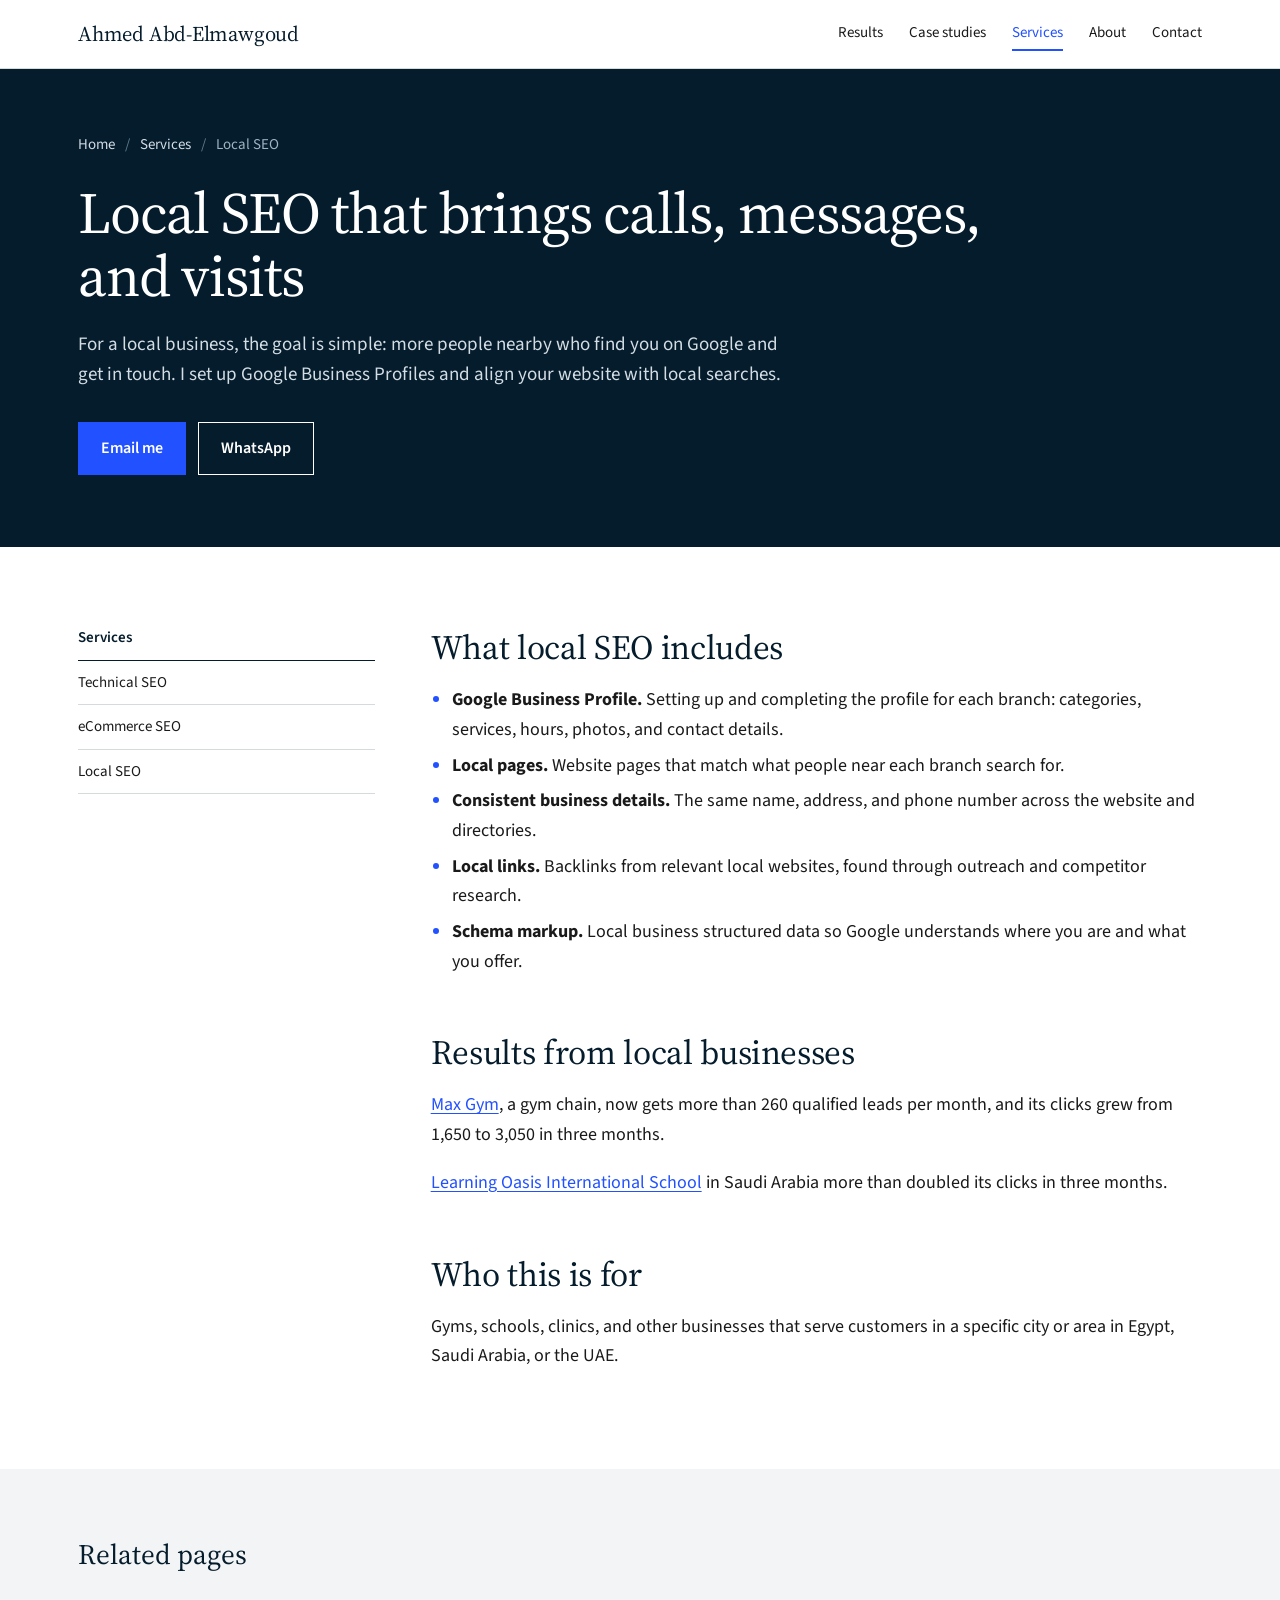
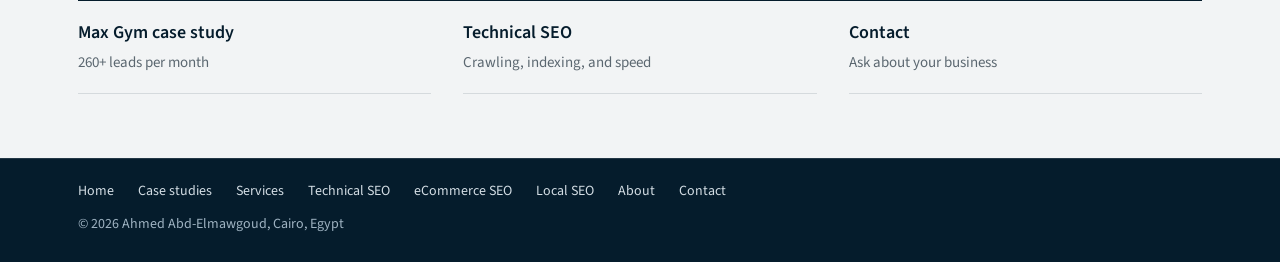
<file: services/local-seo/index.html>
<!doctype html>
<html lang="en">
<head>
<meta charset="utf-8">
<meta name="viewport" content="width=device-width, initial-scale=1, viewport-fit=cover">
<title>Local SEO and Google Business Profile Setup | Ahmed Abd-Elmawgoud</title>
<meta name="description" content="Local SEO for gyms, schools, clinics, and service businesses in Egypt, Saudi Arabia, and the UAE: Google Business Profile setup, local pages, and links.">
<meta name="robots" content="index, follow">
<link rel="canonical" href="https://ahmedelmawgod.github.io/services/local-seo/">
<meta property="og:type" content="website">
<meta property="og:site_name" content="Ahmed Abd-Elmawgoud">
<meta property="og:locale" content="en_US">
<meta property="og:url" content="https://ahmedelmawgod.github.io/services/local-seo/">
<meta property="og:title" content="Local SEO and Google Business Profile Setup | Ahmed Abd-Elmawgoud">
<meta property="og:description" content="Local SEO for gyms, schools, clinics, and service businesses in Egypt, Saudi Arabia, and the UAE: Google Business Profile setup, local pages, and links.">
<meta name="twitter:card" content="summary">
<meta name="theme-color" content="#051C2C">
<link rel="icon" href="/favicon.ico" sizes="48x48">
<link rel="icon" href="/favicon-48x48.png" type="image/png" sizes="48x48">
<link rel="icon" href="/icon-192.png" type="image/png" sizes="192x192">
<link rel="apple-touch-icon" href="/apple-touch-icon.png">
<link rel="manifest" href="/site.webmanifest">
<link rel="preload" href="/assets/fonts/source-serif-4-latin.woff2" as="font" type="font/woff2" crossorigin>
<link rel="preload" href="/assets/fonts/source-sans-3-latin.woff2" as="font" type="font/woff2" crossorigin>
<link rel="stylesheet" href="/assets/site.css">
<script type="application/ld+json">
{"@context": "https://schema.org", "@graph": [{"@type": "Service", "@id": "https://ahmedelmawgod.github.io/services/local-seo/#service", "name": "Local SEO", "serviceType": "Local SEO", "url": "https://ahmedelmawgod.github.io/services/local-seo/", "description": "Local SEO for gyms, schools, clinics, and service businesses in Egypt, Saudi Arabia, and the UAE: Google Business Profile setup, local pages, and links.", "provider": {"@type": "Person", "@id": "https://ahmedelmawgod.github.io/#person", "name": "Ahmed Abd-Elmawgoud", "url": "https://ahmedelmawgod.github.io/", "jobTitle": "SEO Specialist", "sameAs": ["https://www.linkedin.com/in/ahmedelmawgod/"]}, "areaServed": [{"@type": "Country", "name": "Egypt"}, {"@type": "Country", "name": "Saudi Arabia"}, {"@type": "Country", "name": "United Arab Emirates"}]}, {"@type": "WebPage", "@id": "https://ahmedelmawgod.github.io/services/local-seo/", "url": "https://ahmedelmawgod.github.io/services/local-seo/", "name": "Local SEO and Google Business Profile Setup | Ahmed Abd-Elmawgoud", "inLanguage": "en", "about": {"@id": "https://ahmedelmawgod.github.io/services/local-seo/#service"}}, {"@type": "BreadcrumbList", "itemListElement": [{"@type": "ListItem", "position": 1, "name": "Home", "item": "https://ahmedelmawgod.github.io/"}, {"@type": "ListItem", "position": 2, "name": "Services", "item": "https://ahmedelmawgod.github.io/services/"}, {"@type": "ListItem", "position": 3, "name": "Local SEO", "item": "https://ahmedelmawgod.github.io/services/local-seo/"}]}]}
</script>
</head>
<body id="top">
<a class="skip" href="#main">Skip to content</a>
<header class="site-head">
  <div class="wrap">
    <a class="brand" href="/">Ahmed Abd-Elmawgoud</a>
    <div class="head-right">
    <nav class="nav" aria-label="Main">
      <a href="/#results">Results</a>
      <a href="/case-studies/">Case studies</a>
      <a href="/services/" class="active" aria-current="page">Services</a>
      <a href="/about/">About</a>
      <a href="/contact/">Contact</a>
    </nav>
    </div>
  </div>
</header>
<main id="main">
  <div class="page-hero">
    <div class="wrap">
      <nav class="crumbs" aria-label="Breadcrumb"><ol><li><a href="/">Home</a></li><li><a href="/services/">Services</a></li><li aria-current="page">Local SEO</li></ol></nav>
      <h1>Local SEO that brings calls, messages, and visits</h1>
      <p class="lede">For a local business, the goal is simple: more people nearby who find you on Google and get in touch. I set up Google Business Profiles and align your website with local searches.</p>
      <div class="actions">
        <a class="btn primary" href="mailto:ahmedelmawgod@gmail.com">Email me</a>
        <a class="btn" href="https://wa.me/201146441648" rel="noopener">WhatsApp</a>
      </div>
    </div>
  </div>

  <div class="page-body">
    <div class="wrap layout">
      <aside class="side"><div class="sticky">
        <h2>Services</h2>
        <ul><li><a href="/services/technical-seo/">Technical SEO</a></li><li><a href="/services/ecommerce-seo/">eCommerce SEO</a></li><li><a href="/services/local-seo/">Local SEO</a></li></ul>
      </div></aside>
      <div class="prose">
<h2>What local SEO includes</h2>
<ul>
<li><strong>Google Business Profile.</strong> Setting up and completing the profile for each branch: categories, services, hours, photos, and contact details.</li>
<li><strong>Local pages.</strong> Website pages that match what people near each branch search for.</li>
<li><strong>Consistent business details.</strong> The same name, address, and phone number across the website and directories.</li>
<li><strong>Local links.</strong> Backlinks from relevant local websites, found through outreach and competitor research.</li>
<li><strong>Schema markup.</strong> Local business structured data so Google understands where you are and what you offer.</li>
</ul>
<h2>Results from local businesses</h2>
<p><a href="/case-studies/#max-gym">Max Gym</a>, a gym chain, now gets more than 260 qualified leads per month, and its clicks grew from 1,650 to 3,050 in three months.</p>
<p><a href="/case-studies/#learning-oasis">Learning Oasis International School</a> in Saudi Arabia more than doubled its clicks in three months.</p>
<h2>Who this is for</h2>
<p>Gyms, schools, clinics, and other businesses that serve customers in a specific city or area in Egypt, Saudi Arabia, or the UAE.</p>
      </div>
    </div>
  </div>
  <section class="related" aria-labelledby="rel-h">
    <div class="wrap">
      <h2 id="rel-h">Related pages</h2>
      <ul>
      <li><a href="/case-studies/#max-gym">Max Gym case study<span>260+ leads per month</span></a></li>
      <li><a href="/services/technical-seo/">Technical SEO<span>Crawling, indexing, and speed</span></a></li>
      <li><a href="/contact/">Contact<span>Ask about your business</span></a></li>
      </ul>
    </div>
  </section>
</main>
<footer class="site-foot">
  <div class="wrap">
    <nav class="foot-links" aria-label="Footer"><a href="/">Home</a><a href="/case-studies/">Case studies</a><a href="/services/">Services</a><a href="/services/technical-seo/">Technical SEO</a><a href="/services/ecommerce-seo/">eCommerce SEO</a><a href="/services/local-seo/">Local SEO</a><a href="/about/">About</a><a href="/contact/">Contact</a></nav>
    <div>© 2026 Ahmed Abd-Elmawgoud, Cairo, Egypt</div>
  </div>
</footer>
</body>
</html>
</file>
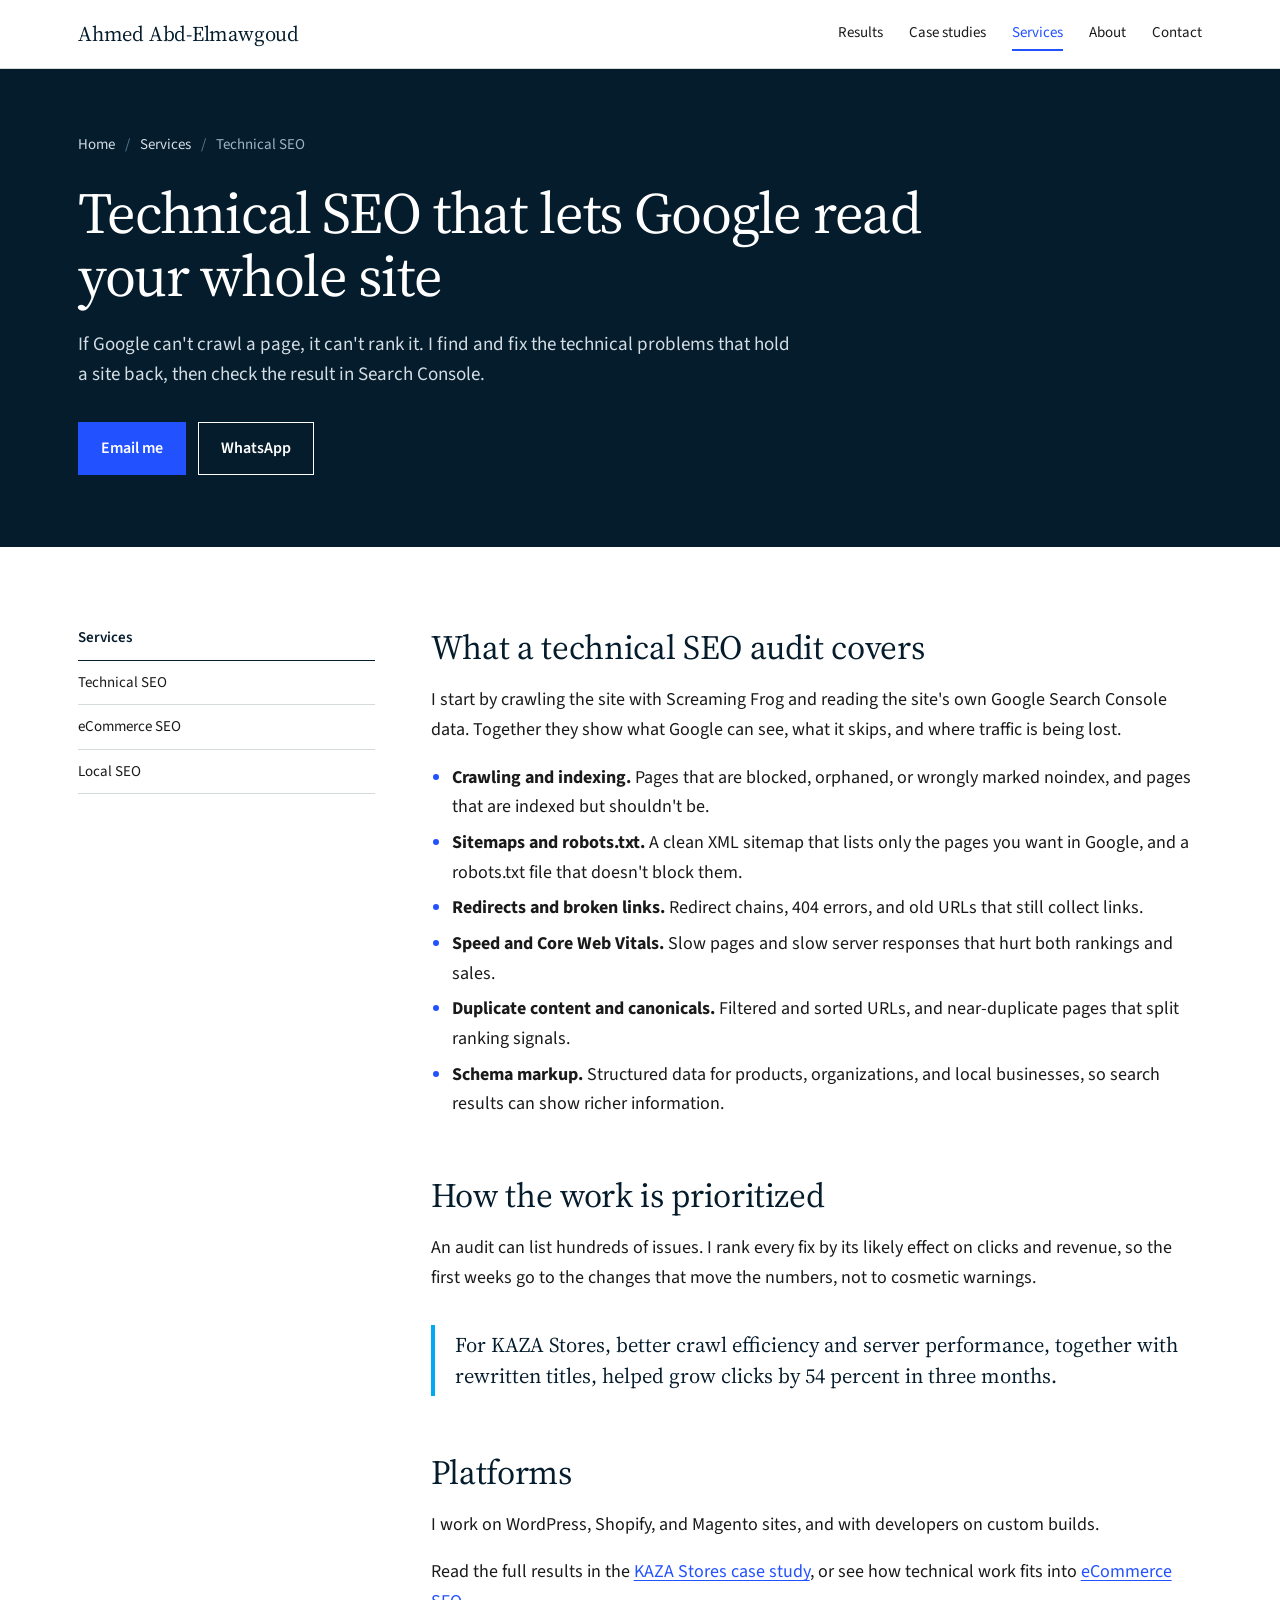
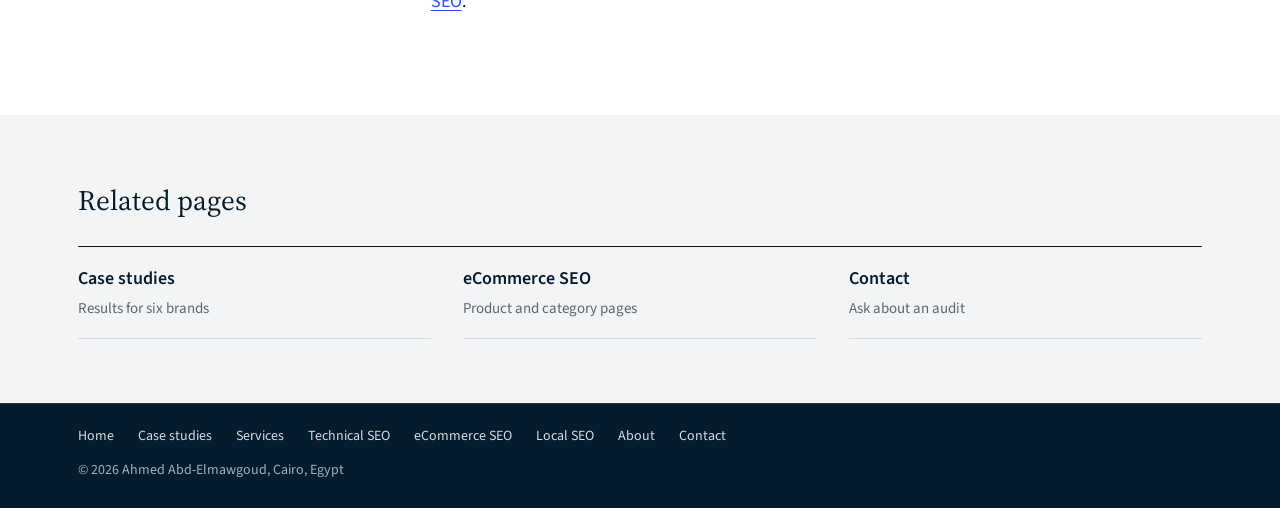
<file: services/technical-seo/index.html>
<!doctype html>
<html lang="en">
<head>
<meta charset="utf-8">
<meta name="viewport" content="width=device-width, initial-scale=1, viewport-fit=cover">
<title>Technical SEO Services in Egypt, KSA and UAE | Ahmed Abd-Elmawgoud</title>
<meta name="description" content="Technical SEO audits and fixes: crawling, indexing, Core Web Vitals, redirects, sitemaps, robots.txt, and schema markup for sites in Egypt, Saudi Arabia, and the UAE.">
<meta name="robots" content="index, follow">
<link rel="canonical" href="https://ahmedelmawgod.github.io/services/technical-seo/">
<meta property="og:type" content="website">
<meta property="og:site_name" content="Ahmed Abd-Elmawgoud">
<meta property="og:locale" content="en_US">
<meta property="og:url" content="https://ahmedelmawgod.github.io/services/technical-seo/">
<meta property="og:title" content="Technical SEO Services in Egypt, KSA and UAE | Ahmed Abd-Elmawgoud">
<meta property="og:description" content="Technical SEO audits and fixes: crawling, indexing, Core Web Vitals, redirects, sitemaps, robots.txt, and schema markup for sites in Egypt, Saudi Arabia, and the UAE.">
<meta name="twitter:card" content="summary">
<meta name="theme-color" content="#051C2C">
<link rel="icon" href="/favicon.ico" sizes="48x48">
<link rel="icon" href="/favicon-48x48.png" type="image/png" sizes="48x48">
<link rel="icon" href="/icon-192.png" type="image/png" sizes="192x192">
<link rel="apple-touch-icon" href="/apple-touch-icon.png">
<link rel="manifest" href="/site.webmanifest">
<link rel="preload" href="/assets/fonts/source-serif-4-latin.woff2" as="font" type="font/woff2" crossorigin>
<link rel="preload" href="/assets/fonts/source-sans-3-latin.woff2" as="font" type="font/woff2" crossorigin>
<link rel="stylesheet" href="/assets/site.css">
<script type="application/ld+json">
{"@context": "https://schema.org", "@graph": [{"@type": "Service", "@id": "https://ahmedelmawgod.github.io/services/technical-seo/#service", "name": "Technical SEO", "serviceType": "Technical SEO", "url": "https://ahmedelmawgod.github.io/services/technical-seo/", "description": "Technical SEO audits and fixes: crawling, indexing, Core Web Vitals, redirects, sitemaps, robots.txt, and schema markup for sites in Egypt, Saudi Arabia, and the UAE.", "provider": {"@type": "Person", "@id": "https://ahmedelmawgod.github.io/#person", "name": "Ahmed Abd-Elmawgoud", "url": "https://ahmedelmawgod.github.io/", "jobTitle": "SEO Specialist", "sameAs": ["https://www.linkedin.com/in/ahmedelmawgod/"]}, "areaServed": [{"@type": "Country", "name": "Egypt"}, {"@type": "Country", "name": "Saudi Arabia"}, {"@type": "Country", "name": "United Arab Emirates"}]}, {"@type": "WebPage", "@id": "https://ahmedelmawgod.github.io/services/technical-seo/", "url": "https://ahmedelmawgod.github.io/services/technical-seo/", "name": "Technical SEO Services in Egypt, KSA and UAE | Ahmed Abd-Elmawgoud", "inLanguage": "en", "about": {"@id": "https://ahmedelmawgod.github.io/services/technical-seo/#service"}}, {"@type": "BreadcrumbList", "itemListElement": [{"@type": "ListItem", "position": 1, "name": "Home", "item": "https://ahmedelmawgod.github.io/"}, {"@type": "ListItem", "position": 2, "name": "Services", "item": "https://ahmedelmawgod.github.io/services/"}, {"@type": "ListItem", "position": 3, "name": "Technical SEO", "item": "https://ahmedelmawgod.github.io/services/technical-seo/"}]}]}
</script>
</head>
<body id="top">
<a class="skip" href="#main">Skip to content</a>
<header class="site-head">
  <div class="wrap">
    <a class="brand" href="/">Ahmed Abd-Elmawgoud</a>
    <div class="head-right">
    <nav class="nav" aria-label="Main">
      <a href="/#results">Results</a>
      <a href="/case-studies/">Case studies</a>
      <a href="/services/" class="active" aria-current="page">Services</a>
      <a href="/about/">About</a>
      <a href="/contact/">Contact</a>
    </nav>
    </div>
  </div>
</header>
<main id="main">
  <div class="page-hero">
    <div class="wrap">
      <nav class="crumbs" aria-label="Breadcrumb"><ol><li><a href="/">Home</a></li><li><a href="/services/">Services</a></li><li aria-current="page">Technical SEO</li></ol></nav>
      <h1>Technical SEO that lets Google read your whole site</h1>
      <p class="lede">If Google can't crawl a page, it can't rank it. I find and fix the technical problems that hold a site back, then check the result in Search Console.</p>
      <div class="actions">
        <a class="btn primary" href="mailto:ahmedelmawgod@gmail.com">Email me</a>
        <a class="btn" href="https://wa.me/201146441648" rel="noopener">WhatsApp</a>
      </div>
    </div>
  </div>

  <div class="page-body">
    <div class="wrap layout">
      <aside class="side"><div class="sticky">
        <h2>Services</h2>
        <ul><li><a href="/services/technical-seo/">Technical SEO</a></li><li><a href="/services/ecommerce-seo/">eCommerce SEO</a></li><li><a href="/services/local-seo/">Local SEO</a></li></ul>
      </div></aside>
      <div class="prose">
<h2>What a technical SEO audit covers</h2>
<p>I start by crawling the site with Screaming Frog and reading the site's own Google Search Console data. Together they show what Google can see, what it skips, and where traffic is being lost.</p>
<ul>
<li><strong>Crawling and indexing.</strong> Pages that are blocked, orphaned, or wrongly marked noindex, and pages that are indexed but shouldn't be.</li>
<li><strong>Sitemaps and robots.txt.</strong> A clean XML sitemap that lists only the pages you want in Google, and a robots.txt file that doesn't block them.</li>
<li><strong>Redirects and broken links.</strong> Redirect chains, 404 errors, and old URLs that still collect links.</li>
<li><strong>Speed and Core Web Vitals.</strong> Slow pages and slow server responses that hurt both rankings and sales.</li>
<li><strong>Duplicate content and canonicals.</strong> Filtered and sorted URLs, and near-duplicate pages that split ranking signals.</li>
<li><strong>Schema markup.</strong> Structured data for products, organizations, and local businesses, so search results can show richer information.</li>
</ul>
<h2>How the work is prioritized</h2>
<p>An audit can list hundreds of issues. I rank every fix by its likely effect on clicks and revenue, so the first weeks go to the changes that move the numbers, not to cosmetic warnings.</p>
<p class="callout">For KAZA Stores, better crawl efficiency and server performance, together with rewritten titles, helped grow clicks by 54 percent in three months.</p>
<h2>Platforms</h2>
<p>I work on WordPress, Shopify, and Magento sites, and with developers on custom builds.</p>
<p>Read the full results in the <a href="/case-studies/#kaza-stores">KAZA Stores case study</a>, or see how technical work fits into <a href="/services/ecommerce-seo/">eCommerce SEO</a>.</p>
      </div>
    </div>
  </div>
  <section class="related" aria-labelledby="rel-h">
    <div class="wrap">
      <h2 id="rel-h">Related pages</h2>
      <ul>
      <li><a href="/case-studies/">Case studies<span>Results for six brands</span></a></li>
      <li><a href="/services/ecommerce-seo/">eCommerce SEO<span>Product and category pages</span></a></li>
      <li><a href="/contact/">Contact<span>Ask about an audit</span></a></li>
      </ul>
    </div>
  </section>
</main>
<footer class="site-foot">
  <div class="wrap">
    <nav class="foot-links" aria-label="Footer"><a href="/">Home</a><a href="/case-studies/">Case studies</a><a href="/services/">Services</a><a href="/services/technical-seo/">Technical SEO</a><a href="/services/ecommerce-seo/">eCommerce SEO</a><a href="/services/local-seo/">Local SEO</a><a href="/about/">About</a><a href="/contact/">Contact</a></nav>
    <div>© 2026 Ahmed Abd-Elmawgoud, Cairo, Egypt</div>
  </div>
</footer>
</body>
</html>
</file>
<file: assets/site.css>
@font-face{font-family:"Source Sans 3";font-style:normal;font-weight:400 700;font-display:optional;src:url(/assets/fonts/source-sans-3-latin.woff2) format("woff2");unicode-range:U+0000-00FF, U+0131, U+0152-0153, U+02BB-02BC, U+02C6, U+02DA, U+02DC, U+0304, U+0308, U+0329, U+2000-206F, U+20AC, U+2122, U+2191, U+2193, U+2212, U+2215, U+FEFF, U+FFFD}
@font-face{font-family:"Source Serif 4";font-style:normal;font-weight:400 600;font-display:optional;src:url(/assets/fonts/source-serif-4-latin.woff2) format("woff2");unicode-range:U+0000-00FF, U+0131, U+0152-0153, U+02BB-02BC, U+02C6, U+02DA, U+02DC, U+0304, U+0308, U+0329, U+2000-206F, U+20AC, U+2122, U+2191, U+2193, U+2212, U+2215, U+FEFF, U+FFFD}
:root{
  --navy:#051C2C;
  --navy-2:#0B2A40;
  --blue:#2251FF;
  --cyan:#00A9F4;
  --ink:#1A1A1A;
  --muted:#5B6770;
  --rule:#D5DADD;
  --paper:#FFFFFF;
  --mist:#F2F4F5;
  --serif:"Source Serif 4", Georgia, "Times New Roman", serif;
  --sans:"Source Sans 3", "Segoe UI", Arial, sans-serif;
  --wrap:1180px;
  color-scheme:light;
  box-sizing:border-box;
  padding-top:env(safe-area-inset-top,0px);
  padding-bottom:env(safe-area-inset-bottom,0px);
}
*,*::before,*::after{box-sizing:inherit}
html{scroll-behavior:smooth;scroll-padding-top:calc(72px + env(safe-area-inset-top,0px))}
@media (prefers-reduced-motion:reduce){html{scroll-behavior:auto}}
body{margin:0;background:var(--paper);color:var(--ink);font-family:var(--sans);font-size:18px;line-height:1.55;-webkit-font-smoothing:antialiased}
img{max-width:100%}
a{color:var(--blue);text-underline-offset:3px}
a:hover{color:var(--navy)}
:focus-visible{outline:3px solid var(--cyan);outline-offset:3px}
.wrap{max-width:var(--wrap);margin:0 auto;padding:0 28px}
.skip{position:absolute;left:-9999px}
.skip:focus{left:16px;top:16px;background:#fff;padding:8px 12px;z-index:10}

/* Header */
.site-head{position:sticky;top:0;z-index:5;background:var(--paper);border-bottom:1px solid var(--rule)}
.site-head .wrap{display:flex;flex-wrap:wrap;align-items:center;justify-content:space-between;gap:10px 32px;min-height:68px;padding-top:10px;padding-bottom:10px}
.brand{font-family:var(--serif);font-size:21px;color:var(--navy);text-decoration:none;letter-spacing:-.01em}
.brand:hover{color:var(--navy)}
.nav{display:flex;flex-wrap:wrap;gap:4px 26px;font-size:15px}
.nav a{color:var(--ink);text-decoration:none;padding:4px 0;border-bottom:2px solid transparent}
.nav a:hover{color:var(--blue);border-bottom-color:var(--blue)}

/* Hero */
.hero{background:var(--navy);color:#fff;position:relative;overflow:hidden}
.hero::after{content:"";position:absolute;right:-12%;top:-30%;width:58%;height:160%;background:linear-gradient(115deg,transparent 0 48%,rgba(34,81,255,.22) 48% 49%,transparent 49% 60%,rgba(0,169,244,.14) 60% 60.6%,transparent 60.6%);pointer-events:none}
.hero .wrap{position:relative;z-index:1;display:grid;grid-template-columns:minmax(0,1.65fr) minmax(0,1fr);gap:64px;padding-top:88px;padding-bottom:96px;align-items:end}
.kicker{margin:0 0 22px;font-size:16px;color:#9FB3C2}
.kicker b{color:#fff;font-weight:600}
.hero h1{font-family:var(--serif);font-weight:400;font-size:clamp(38px,5.4vw,66px);line-height:1.06;letter-spacing:-.02em;margin:0 0 28px;max-width:15em}
.hero p.lede{font-size:19px;line-height:1.6;color:#D3DDE4;max-width:36em;margin:0 0 36px}
.actions{display:flex;flex-wrap:wrap;gap:12px}
.btn{display:inline-block;font-weight:600;font-size:16px;padding:13px 22px;text-decoration:none;border:1px solid #fff;color:#fff}
.btn:hover{background:#fff;color:var(--navy)}
.btn.primary{background:var(--blue);border-color:var(--blue)}
.btn.primary:hover{background:#fff;border-color:#fff;color:var(--navy)}
.glance{border-top:2px solid var(--cyan)}
.glance h2{font-family:var(--sans);font-size:15px;font-weight:600;color:#9FB3C2;margin:14px 0 6px}
.glance dl{margin:0}
.glance div{display:grid;grid-template-columns:5.2em 1fr;gap:16px;align-items:baseline;padding:14px 0;border-bottom:1px solid rgba(255,255,255,.16)}
.glance dt{font-family:var(--serif);font-size:34px;line-height:1;color:#fff}
.glance dd{margin:0;font-size:16px;color:#D3DDE4;line-height:1.35}

/* Sections */
section{padding:96px 0}
section.alt{background:var(--mist)}
.sec-head{display:grid;grid-template-columns:minmax(0,1fr) minmax(0,2.4fr);gap:48px;margin-bottom:48px}
.sec-label{font-size:16px;font-weight:600;color:var(--blue);padding-top:12px;border-top:2px solid var(--blue);align-self:start}
.sec-head h2{font-family:var(--serif);font-weight:400;font-size:clamp(30px,3.6vw,44px);line-height:1.14;letter-spacing:-.015em;color:var(--navy);margin:0 0 14px;max-width:20em}
.sec-head p{margin:0;color:var(--muted);max-width:40em}

/* Exhibit */
.exhibit{border-top:1px solid var(--navy);padding-top:18px}
.ex-title{display:flex;flex-wrap:wrap;gap:4px 14px;align-items:baseline;margin:0 0 4px}
.ex-num{font-weight:700;font-size:15px;color:var(--blue)}
.ex-title h3{font-family:var(--serif);font-weight:600;font-size:21px;color:var(--navy);margin:0}
.ex-sub{margin:0 0 26px;color:var(--muted);font-size:16px}
.ex-scroll{overflow-x:auto}
.ex-table{width:100%;min-width:640px;border-collapse:collapse;font-size:16px}
.ex-table th{text-align:left;font-weight:600;color:var(--muted);font-size:14px;padding:0 12px 10px 0;border-bottom:1px solid var(--rule)}
.ex-table td{padding:16px 12px 16px 0;border-bottom:1px solid var(--rule);vertical-align:middle}
.ex-table td.client{font-weight:600;color:var(--navy);white-space:nowrap}
.ex-table td.client span{display:block;font-weight:400;color:var(--muted);font-size:14px}
.ex-table td.num{font-variant-numeric:tabular-nums;white-space:nowrap}
.ex-table .barcell{width:46%}
.bar{display:flex;align-items:center;gap:12px}
.bar i{display:block;height:22px;background:var(--navy);min-width:4px}
.bar.lead i{background:var(--blue)}
.bar b{font-variant-numeric:tabular-nums;color:var(--navy);white-space:nowrap}
.bar.lead b{color:var(--blue)}
.source{margin:16px 0 0;font-size:14px;color:var(--muted)}

/* Cases */
.cases{display:grid;grid-template-columns:repeat(3,minmax(0,1fr));gap:56px 40px}
.case{border-top:1px solid var(--navy);padding-top:20px;display:flex;flex-direction:column}
.case h3{font-family:var(--serif);font-weight:600;font-size:24px;color:var(--navy);margin:0}
.case .sector{margin:2px 0 18px;color:var(--muted);font-size:15px}
.case .result{font-family:var(--serif);font-size:30px;line-height:1.15;color:var(--blue);margin:0 0 18px}
.case .result small{display:block;font-family:var(--sans);font-size:15px;color:var(--ink);margin-top:4px}
.metrics{margin:0 0 18px;font-size:15px}
.metrics div{display:flex;justify-content:space-between;gap:16px;padding:8px 0;border-bottom:1px solid var(--rule)}
.metrics dt{color:var(--muted)}
.metrics dd{margin:0;font-weight:600;font-variant-numeric:tabular-nums;color:var(--navy);text-align:right}
.case .did{margin:auto 0 0;font-size:15px;color:var(--ink)}
.case .did strong{color:var(--navy)}
.more{margin-top:48px;padding-top:20px;border-top:1px solid var(--rule);display:flex;flex-wrap:wrap;justify-content:space-between;align-items:center;gap:16px}
.more p{margin:0;color:var(--muted)}
.link-strong{font-weight:600;color:var(--blue);text-decoration:none;border-bottom:2px solid var(--blue);padding-bottom:2px}
.link-strong:hover{color:var(--navy);border-color:var(--navy)}

/* Capabilities */
.caps{display:grid;grid-template-columns:repeat(3,minmax(0,1fr));gap:40px}
.cap{border-top:4px solid var(--navy);padding-top:22px}
.cap:nth-child(2){border-top-color:var(--blue)}
.cap:nth-child(3){border-top-color:var(--cyan)}
.cap h3{font-family:var(--serif);font-weight:600;font-size:23px;color:var(--navy);margin:0 0 12px}
.cap p{margin:0;color:var(--ink)}
.tools{margin-top:56px;display:grid;grid-template-columns:minmax(0,1fr) minmax(0,2.4fr);gap:48px;align-items:start}
.tools h3{margin:0;font-size:16px;font-weight:600;color:var(--navy)}
.tools ul{list-style:none;margin:0;padding:0;display:flex;flex-wrap:wrap;gap:10px}
.tools li{border:1px solid var(--rule);background:var(--paper);padding:7px 14px;font-size:15px}

/* Timeline (experience + education share the row pattern) */
.rows{border-top:1px solid var(--navy)}
.row{display:grid;grid-template-columns:minmax(0,1fr) minmax(0,2.4fr);gap:48px;padding:30px 0;border-bottom:1px solid var(--rule)}
.when{font-variant-numeric:tabular-nums;color:var(--muted);font-size:16px}
.when b{display:block;color:var(--navy);font-weight:600}
.row h3{font-family:var(--serif);font-weight:600;font-size:24px;line-height:1.25;color:var(--navy);margin:0 0 2px}
.row .org{margin:0 0 12px;font-weight:600;color:var(--blue)}
.row p{margin:0;max-width:44em}
.tag{display:inline-block;margin-top:12px;font-size:14px;color:var(--navy);background:var(--mist);padding:4px 10px}
section.alt .tag{background:var(--paper)}
.now{display:inline-block;font-family:var(--sans);margin-left:8px;font-size:13px;font-weight:600;color:#fff;background:var(--blue);padding:2px 8px;vertical-align:middle}

.edu-grid{display:grid;grid-template-columns:minmax(0,1fr) minmax(0,2.4fr);gap:48px}
.sub-h{font-size:16px;font-weight:600;color:var(--navy);margin:0;padding-top:30px}
.certs{list-style:none;margin:0;padding:0;border-top:1px solid var(--navy)}
.certs li{display:grid;grid-template-columns:minmax(0,1fr) auto;gap:16px;padding:18px 0;border-bottom:1px solid var(--rule)}
.certs b{font-weight:600;color:var(--navy)}
.certs span{color:var(--muted);font-size:15px;text-align:right}
.row .edu-note{margin:28px 0 0;padding-left:20px;border-left:4px solid var(--cyan);font-family:var(--serif);font-size:20px;line-height:1.5;color:var(--navy);max-width:34em}

/* Contact */
.contact{background:var(--navy);color:#fff}
.contact .wrap{display:grid;grid-template-columns:minmax(0,1.6fr) minmax(0,1fr);gap:64px;align-items:end}
.contact h2{font-family:var(--serif);font-weight:400;font-size:clamp(34px,4.4vw,54px);line-height:1.08;letter-spacing:-.02em;margin:0 0 20px}
.contact p{color:#D3DDE4;margin:0 0 32px;max-width:32em}
.channels{list-style:none;margin:0;padding:0;border-top:2px solid var(--cyan)}
.channels li{display:flex;justify-content:space-between;gap:16px;padding:16px 0;border-bottom:1px solid rgba(255,255,255,.16);font-size:16px}
.channels span{color:#9FB3C2}
.channels a{color:#fff;font-weight:600;text-decoration:none;word-break:break-all;text-align:right}
.channels a:hover{color:var(--cyan)}
.site-foot{background:var(--navy);color:#9FB3C2;font-size:14px;border-top:1px solid rgba(255,255,255,.12)}
.site-foot .wrap{padding-top:22px;padding-bottom:26px}

/* Header CV button */
.head-right{display:flex;flex-wrap:wrap;align-items:center;gap:10px 28px}
.nav a.active{color:var(--blue);border-bottom-color:var(--blue)}
.cv-btn{font:600 14px var(--sans);color:var(--navy);background:none;border:1px solid var(--navy);padding:7px 14px;cursor:pointer}
.cv-btn:hover{background:var(--navy);color:#fff}
.contact .cv-btn{color:#fff;border-color:#fff;font-size:16px;padding:13px 22px}
.contact .cv-btn:hover{background:#fff;color:var(--navy)}

/* Small exhibits */
.ex-pair{display:grid;grid-template-columns:minmax(0,1.5fr) minmax(0,1fr);gap:48px;margin-top:64px}
.ex-pair .exhibit h3{font-size:19px}
.scale{position:relative;height:120px;margin:8px 6px 0}
.scale .p1{position:absolute;left:0;top:28px;width:50%;height:36px;background:var(--mist)}
.scale .p1 span,.scale .p2{position:absolute;top:8px;font-size:14px;color:var(--muted)}
.scale .p1 span{left:10px;top:-22px;color:var(--navy);font-weight:600}
.scale .p2{left:calc(50% + 10px);top:6px}
.scale .track{position:absolute;left:0;right:0;top:64px;height:1px;background:var(--navy)}
.scale .fold{position:absolute;left:50%;top:22px;height:50px;border-left:1px dashed var(--muted)}
.scale .tick{position:absolute;top:72px;transform:translateX(-50%);font-size:13px;color:var(--muted);font-variant-numeric:tabular-nums}
.scale .move{position:absolute;top:45px;height:2px;background:var(--blue);left:34.7%;width:33.2%}
.scale .move::before{content:"";position:absolute;left:-2px;top:-5px;border:6px solid transparent;border-right:9px solid var(--blue);border-left:0}
.scale .dot{position:absolute;top:36px;width:20px;height:20px;border-radius:50%;transform:translateX(-50%)}
.scale .dot.before{left:67.9%;border:2px solid var(--navy);background:#fff}
.scale .dot.after{left:34.7%;background:var(--blue)}
.scale .val{position:absolute;top:96px;transform:translateX(-50%);font-weight:700;font-size:15px;font-variant-numeric:tabular-nums;white-space:nowrap}
.scale .val.before{left:67.9%;color:var(--navy)}
.scale .val.after{left:34.7%;color:var(--blue)}
.cols{display:flex;align-items:flex-end;gap:28px;height:150px;padding:0 4px;border-bottom:1px solid var(--navy)}
.col{display:flex;flex-direction:column;align-items:center;justify-content:flex-end;height:100%;width:72px}
.col b{font-variant-numeric:tabular-nums;margin-bottom:6px;color:var(--navy)}
.col i{display:block;width:100%;background:var(--navy);height:var(--h)}
.col.lead b{color:var(--blue)}.col.lead i{background:var(--blue)}
.col-labels{display:flex;gap:28px;padding:8px 4px 0;font-size:14px;color:var(--muted)}
.col-labels span{width:72px;text-align:center}
.delta{margin-left:auto;align-self:center;font-family:var(--serif);font-size:30px;color:var(--blue)}

/* Approach */
.approach{margin-top:72px}
.approach > h3{font-family:var(--serif);font-weight:400;font-size:28px;color:var(--navy);margin:0 0 28px}
.steps{list-style:none;margin:0;padding:0;display:grid;grid-template-columns:repeat(4,minmax(0,1fr));counter-reset:step}
.steps li{counter-increment:step;padding:0 24px 0 0;position:relative}
.steps li::before{content:counter(step);display:flex;align-items:center;justify-content:center;width:40px;height:40px;border-radius:50%;background:var(--navy);color:#fff;font:600 17px var(--sans);position:relative;z-index:1;margin-bottom:18px}
.steps li::after{content:"";position:absolute;left:40px;right:0;top:20px;height:1px;background:var(--rule)}
.steps li:last-child::after{display:none}
.steps li:last-child::before{background:var(--blue)}
.steps h4{margin:0 0 6px;font-size:18px;color:var(--navy)}
.steps p{margin:0;font-size:16px;color:var(--ink)}

/* One orchestrated reveal: exhibit bars grow when the exhibit scrolls into view */
.bar i{width:var(--w)}
.anim .bar i{width:0;transition:width 1s cubic-bezier(.2,.7,.2,1)}
.anim .bar b{opacity:0;transition:opacity .4s .7s}
.anim .exhibit.in .bar i{width:var(--w)}
.anim .exhibit.in .bar b{opacity:1}
.anim .exhibit.in tr:nth-child(2) .bar i{transition-delay:.08s}
.anim .exhibit.in tr:nth-child(3) .bar i{transition-delay:.16s}
.anim .exhibit.in tr:nth-child(4) .bar i{transition-delay:.24s}
.anim .exhibit.in tr:nth-child(5) .bar i{transition-delay:.32s}

/* Responsive */
@media (max-width:960px){
  .hero .wrap,.contact .wrap{grid-template-columns:1fr;gap:48px}
  .cases{grid-template-columns:repeat(2,minmax(0,1fr))}
  .caps{grid-template-columns:1fr}
  .sec-head,.tools,.row,.edu-grid{grid-template-columns:1fr;gap:14px}
  .sec-label{justify-self:start;padding-right:24px}
  .sub-h{padding-top:0}
  .ex-pair{grid-template-columns:1fr}
  .steps{grid-template-columns:repeat(2,minmax(0,1fr));gap:36px 0}
  .steps li:nth-child(2)::after{display:none}
}
@media (max-width:640px){
  body{font-size:17px}
  .wrap{padding:0 20px}
  section{padding:68px 0}
  .hero .wrap{padding-top:60px;padding-bottom:68px}
  .cases{grid-template-columns:1fr;gap:44px}
  .nav{gap:2px 18px;font-size:14px}
  .site-head{position:static}
  .certs li{grid-template-columns:1fr;gap:2px}
  .certs span{text-align:left}
  .channels li{flex-direction:column;gap:2px}
  .channels a{text-align:left}
  .ex-table{min-width:0}
  .ex-table th:nth-child(n+2):not(.barcell),.ex-table td:nth-child(n+2):not(.barcell){display:none}
  .ex-table .barcell{width:58%}
  .steps{grid-template-columns:1fr;gap:28px}
  .steps li::after{display:none}
  .cv-btn.head{display:none}
}

/* Print: the page doubles as a one-page-style CV */
@media print{
  @page{margin:14mm}
  :root{padding:0}
  body{font-size:11pt;color:#000}
  .head-right,.skip,.actions,.more,.hero::after,.site-foot{display:none!important}
  .site-head{position:static;border-bottom:2px solid var(--navy);margin-bottom:12pt}
  .site-head .wrap{min-height:0;padding:0 0 8pt}
  .brand{font-size:22pt}
  .hero,.contact{background:#fff!important;color:#000}
  .hero .wrap{padding:0 0 18pt;grid-template-columns:1.6fr 1fr;gap:24pt}
  .hero h1{font-size:24pt;color:var(--navy)}
  .hero p.lede,.contact p,.glance dd,.kicker,.channels span{color:#333}
  .kicker b,.glance dt,.contact h2,.channels a{color:var(--navy)}
  .glance div,.channels li{border-color:#ccc}
  section{padding:18pt 0;background:#fff!important}
  .wrap{max-width:none;padding:0}
  .sec-head{margin-bottom:14pt}
  .sec-head h2{font-size:17pt}
  .contact h2{font-size:18pt}
  .bar i{width:var(--w)!important;-webkit-print-color-adjust:exact;print-color-adjust:exact}
  .bar b{opacity:1!important}
  .col i,.scale .p1,.scale .move,.scale .dot.after,.steps li::before,.now,.tag{-webkit-print-color-adjust:exact;print-color-adjust:exact}
  .case,.row,.exhibit,.cap,.steps li,.certs li{break-inside:avoid}
  .ex-pair,.approach,.edu-note,.tools{display:none!important}
  .cases{grid-template-columns:repeat(3,minmax(0,1fr))!important;gap:14pt 16pt}
  .caps{grid-template-columns:repeat(3,minmax(0,1fr))!important;gap:16pt}
  .sec-head,.row,.edu-grid{grid-template-columns:1fr 2.6fr!important;gap:16pt}
  .case h3,.row h3{font-size:13pt}.case .result{font-size:14pt;margin-bottom:6pt}
  .case .sector{margin-bottom:6pt}.metrics{margin-bottom:6pt;font-size:9.5pt}.case .did,.cap p{font-size:9.5pt}
  .row{padding:10pt 0}.cap h3{font-size:13pt}
  .ex-table{font-size:10pt}.ex-table td{padding:7pt 8pt 7pt 0}
  .glance dt{font-size:20pt}.glance div{padding:6pt 0}
}

/* ---------- Inner pages ---------- */
.site-head .brand{white-space:nowrap}
.page-hero{background:var(--navy);color:#fff}
.page-hero .wrap{padding-top:64px;padding-bottom:72px}
.crumbs{margin:0 0 26px;font-size:15px;color:#9FB3C2}
.crumbs ol{list-style:none;margin:0;padding:0;display:flex;flex-wrap:wrap;gap:4px 10px}
.crumbs li+li::before{content:"/";margin-right:10px;color:#5F7A8E}
.crumbs a{color:#D3DDE4;text-decoration:none}
.crumbs a:hover{color:#fff;text-decoration:underline}
.page-hero h1{font-family:var(--serif);font-weight:400;font-size:clamp(36px,5vw,58px);line-height:1.08;letter-spacing:-.02em;margin:0 0 22px;max-width:16em}
.page-hero .lede{font-size:19px;line-height:1.6;color:#D3DDE4;max-width:38em;margin:0}
.page-hero .actions{margin-top:32px}
.page-body{padding:80px 0}
.layout{display:grid;grid-template-columns:minmax(0,1fr) minmax(0,2.6fr);gap:56px}
.side{font-size:15px;color:var(--muted)}
.side .sticky{position:sticky;top:96px}
.side h2{font:600 15px var(--sans);color:var(--navy);margin:0 0 12px}
.side ul{list-style:none;margin:0 0 28px;padding:0;border-top:1px solid var(--navy)}
.side li{border-bottom:1px solid var(--rule)}
.side li a{display:block;padding:10px 0;color:var(--ink);text-decoration:none}
.side li a:hover{color:var(--blue)}
.prose{max-width:44em}
.prose h2{font-family:var(--serif);font-weight:400;font-size:clamp(26px,3vw,34px);line-height:1.18;color:var(--navy);margin:56px 0 16px;letter-spacing:-.01em}
.prose h2:first-child{margin-top:0}
.prose h3{font-size:20px;color:var(--navy);margin:34px 0 8px}
.prose p,.prose li{font-size:18px;line-height:1.65}
.prose ul,.prose ol{padding-left:1.2em}
.prose li{margin:6px 0}
.prose li::marker{color:var(--blue)}
.prose .callout{margin:32px 0;padding:4px 0 4px 20px;border-left:4px solid var(--cyan);font-family:var(--serif);font-size:21px;line-height:1.5;color:var(--navy)}
.case-full{padding:48px 0;border-top:1px solid var(--rule)}
.case-full:first-of-type{border-top:2px solid var(--navy);padding-top:36px}
.case-full h2{margin-top:0}
.case-full .sector{color:var(--muted);margin:-6px 0 22px}
.case-full .big{font-family:var(--serif);font-size:clamp(34px,4vw,46px);color:var(--blue);line-height:1;margin:0 0 6px}
.case-full .big small{display:block;font-family:var(--sans);font-size:15px;color:var(--muted);margin-top:8px}
.stat-table{width:100%;border-collapse:collapse;margin:22px 0 24px;font-size:16px}
.stat-table th,.stat-table td{text-align:left;padding:11px 12px 11px 0;border-bottom:1px solid var(--rule);font-variant-numeric:tabular-nums}
.stat-table thead th{border-bottom:1px solid var(--navy);font-weight:600;color:var(--navy);font-size:15px}
.stat-table td:last-child,.stat-table th:last-child{text-align:right;padding-right:0}
.related{background:var(--mist);padding:64px 0}
.related h2{font-family:var(--serif);font-weight:400;font-size:28px;color:var(--navy);margin:0 0 24px}
.related ul{list-style:none;margin:0;padding:0;display:grid;grid-template-columns:repeat(3,minmax(0,1fr));gap:0 32px;border-top:1px solid var(--navy)}
.related li{border-bottom:1px solid var(--rule)}
.related a{display:block;padding:18px 0;text-decoration:none;color:var(--navy);font-weight:600}
.related a span{display:block;font-weight:400;color:var(--muted);font-size:15px;margin-top:4px}
.related a:hover{color:var(--blue)}
.svc-list{list-style:none;margin:0;padding:0;border-top:2px solid var(--navy)}
.svc-list li{display:grid;grid-template-columns:minmax(0,1fr) minmax(0,2fr);gap:32px;padding:32px 0;border-bottom:1px solid var(--rule)}
.svc-list h2{margin:0;font-size:28px}
.svc-list p{margin:0 0 12px}
.foot-links{display:flex;flex-wrap:wrap;gap:6px 24px;margin-bottom:12px}
.foot-links a{color:#D3DDE4;text-decoration:none}
.foot-links a:hover{color:#fff;text-decoration:underline}
.lang{font-weight:600}
@media (max-width:960px){
  .layout{grid-template-columns:1fr;gap:32px}
  .side .sticky{position:static}
  .related ul{grid-template-columns:1fr}
  .svc-list li{grid-template-columns:1fr;gap:12px}
}
@media (max-width:640px){
  .page-hero .wrap{padding-top:44px;padding-bottom:52px}
  .page-body{padding:56px 0}
}
</file>
